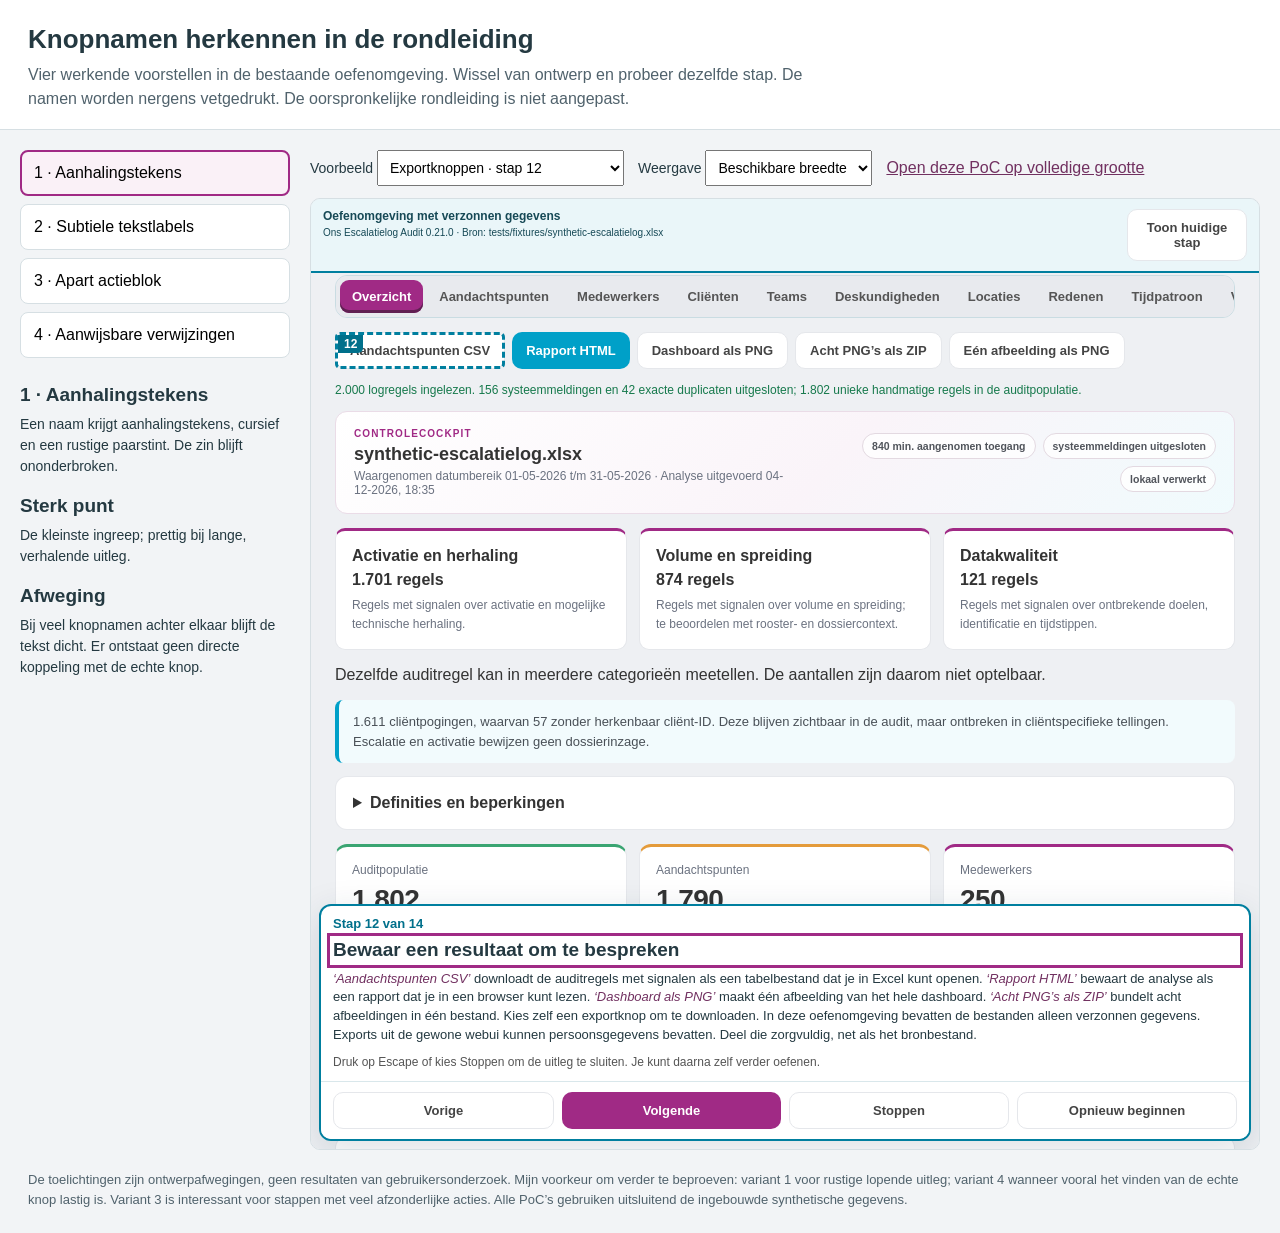
<file: pocs/index.html>
<!doctype html><html lang="nl"><head><meta charset="utf-8"><meta name="viewport" content="width=device-width, initial-scale=1"><title>Knopnamen in de rondleiding — vier PoC’s</title><style>
:root{font-family:"Segoe UI",Arial,sans-serif;color:#243941;background:#f2f4f6;--p:#a02a85;--line:#d6dfe3}*{box-sizing:border-box}body{margin:0}header{padding:24px 28px 18px;background:white;border-bottom:1px solid var(--line)}h1{font-size:26px;margin:0 0 8px}header p{max-width:88ch;margin:0;line-height:1.5;color:#50626c}.layout{display:grid;grid-template-columns:270px minmax(0,1fr);gap:20px;padding:20px}aside button{width:100%;text-align:left;padding:13px;margin-bottom:8px;border:1px solid var(--line);border-radius:8px;background:#fff;font:inherit;cursor:pointer}aside button[aria-pressed=true]{border:2px solid var(--p);padding:12px;background:#faf1f7}button:focus-visible,a:focus-visible,select:focus-visible{outline:3px solid #007f9f;outline-offset:3px}h2{font-size:19px;margin:18px 0 8px}aside p{font-size:14px;line-height:1.5;margin:8px 0}.tradeoff{border-top:1px solid var(--line);padding-top:10px}.controls{display:flex;gap:14px;flex-wrap:wrap;align-items:center;margin-bottom:12px}select{padding:8px;font:inherit;max-width:100%}a{color:#713060}.preview{width:100%;overflow:auto;background:#e4e9ed;border:1px solid var(--line);border-radius:10px;padding:0}iframe{display:block;border:0;width:100%;height:950px;background:#edf0f4}iframe.mobile{width:375px;height:730px;max-width:100%;margin:auto}footer{padding:0 28px 24px;font-size:13px;color:#50626c;line-height:1.5}#detail{min-height:390px}label{font-size:14px}@media(max-width:850px){.layout{grid-template-columns:1fr;padding:12px}aside .choices{display:grid;grid-template-columns:1fr 1fr;gap:8px}aside button{margin:0}#detail{min-height:0}header{padding:18px}h1{font-size:22px}}@media(prefers-color-scheme:dark){:root{background:#182329;color:#edf2f4;--line:#4a5b64}header,aside button{background:#24343e;color:#edf2f4}header p,footer{color:#bdcbd1}aside button[aria-pressed=true]{background:#3a2937}a{color:#f0addd}}
</style></head><body><header><h1>Knopnamen herkennen in de rondleiding</h1><p>Vier werkende voorstellen in de bestaande oefenomgeving. Wissel van ontwerp en probeer dezelfde stap. De namen worden nergens vetgedrukt. De oorspronkelijke rondleiding is niet aangepast.</p></header><div class="layout"><aside><div class="choices" id="choices"></div><section id="detail" aria-live="polite"></section></aside><main><div class="controls"><label>Voorbeeld <select id="step"><option value="12">Exportknoppen · stap 12</option><option value="3">Bronregels openen · stap 3</option><option value="11">Instellingen toepassen · stap 11</option><option value="13">Eén afbeelding bewaren · stap 13</option><option value="14">Zelf oefenen · stap 14</option></select></label><label>Weergave <select id="size"><option value="full">Beschikbare breedte</option><option value="mobile">Mobiel · 375 pixels</option></select></label><a id="open" target="_blank" rel="noopener">Open deze PoC op volledige grootte</a></div><div class="preview"><iframe id="preview" title="Werkende rondleiding met de gekozen nadruk op knopnamen"></iframe></div></main></div><footer>De toelichtingen zijn ontwerpafwegingen, geen resultaten van gebruikersonderzoek. Mijn voorkeur om verder te beproeven: variant 1 voor rustige lopende uitleg; variant 4 wanneer vooral het vinden van de echte knop lastig is. Variant 3 is interessant voor stappen met veel afzonderlijke acties. Alle PoC’s gebruiken uitsluitend de ingebouwde synthetische gegevens.</footer><script>
const options=[{"name": "1 · Aanhalingstekens", "summary": "Een naam krijgt aanhalingstekens, cursief en een rustige paarstint. De zin blijft ononderbroken.", "plus": "De kleinste ingreep; prettig bij lange, verhalende uitleg.", "minus": "Bij veel knopnamen achter elkaar blijft de tekst dicht. Er ontstaat geen directe koppeling met de echte knop."}, {"name": "2 · Subtiele tekstlabels", "summary": "Een zachte achtergrond en dunne onderrand maken knopnamen herkenbaar als vaste termen.", "plus": "Namen zijn snel terug te vinden zonder extra regels of grotere letters.", "minus": "Kan op een knop lijken, terwijl het label zelf niets doet. Lange namen lopen over meerdere regels."}, {"name": "3 · Apart actieblok", "summary": "Uitleg en bediening krijgen ieder een eigen plek. Zinnen over knoppen staan onder “Wat je hier kunt doen”.", "plus": "Geschikt voor een stap met meerdere acties, zoals de vier exportmogelijkheden.", "minus": "Gebruikt meer verticale ruimte en onderbreekt de lopende uitleg. De volgorde van zinnen wordt aangepast."}, {"name": "4 · Aanwijsbare verwijzingen", "summary": "Onderstreepte namen zijn bedienbaar. Klik erop om de bijbehorende echte knop in beeld te brengen en te omlijnen.", "plus": "Verbindt de uitleg rechtstreeks met de plek waar je iets kunt doen. De knopactie wordt niet uitgevoerd.", "minus": "Voegt een extra bediening toe. Minder geschikt voor knoppen die in de huidige stap gesloten of uitgeschakeld zijn."}];let selected=1;const choices=document.querySelector('#choices'),detail=document.querySelector('#detail'),frame=document.querySelector('#preview'),step=document.querySelector('#step'),size=document.querySelector('#size');
function show(){choices.querySelectorAll('button').forEach((b,i)=>b.setAttribute('aria-pressed',String(i+1===selected)));const o=options[selected-1];detail.replaceChildren();for(const [tag,text] of [['h2',o.name],['p',o.summary],['h2','Sterk punt'],['p',o.plus],['h2','Afweging'],['p',o.minus]]){const el=document.createElement(tag);el.textContent=text;detail.append(el);}frame.src='variant-'+selected+'.html?step='+step.value;document.querySelector('#open').href=frame.src;frame.classList.toggle('mobile',size.value==='mobile');}
options.forEach((o,i)=>{const b=document.createElement('button');b.type='button';b.textContent=o.name;b.addEventListener('click',()=>{selected=i+1;show();});choices.append(b);});step.addEventListener('change',show);size.addEventListener('change',()=>frame.classList.toggle('mobile',size.value==='mobile'));show();
</script></body></html>
</file>
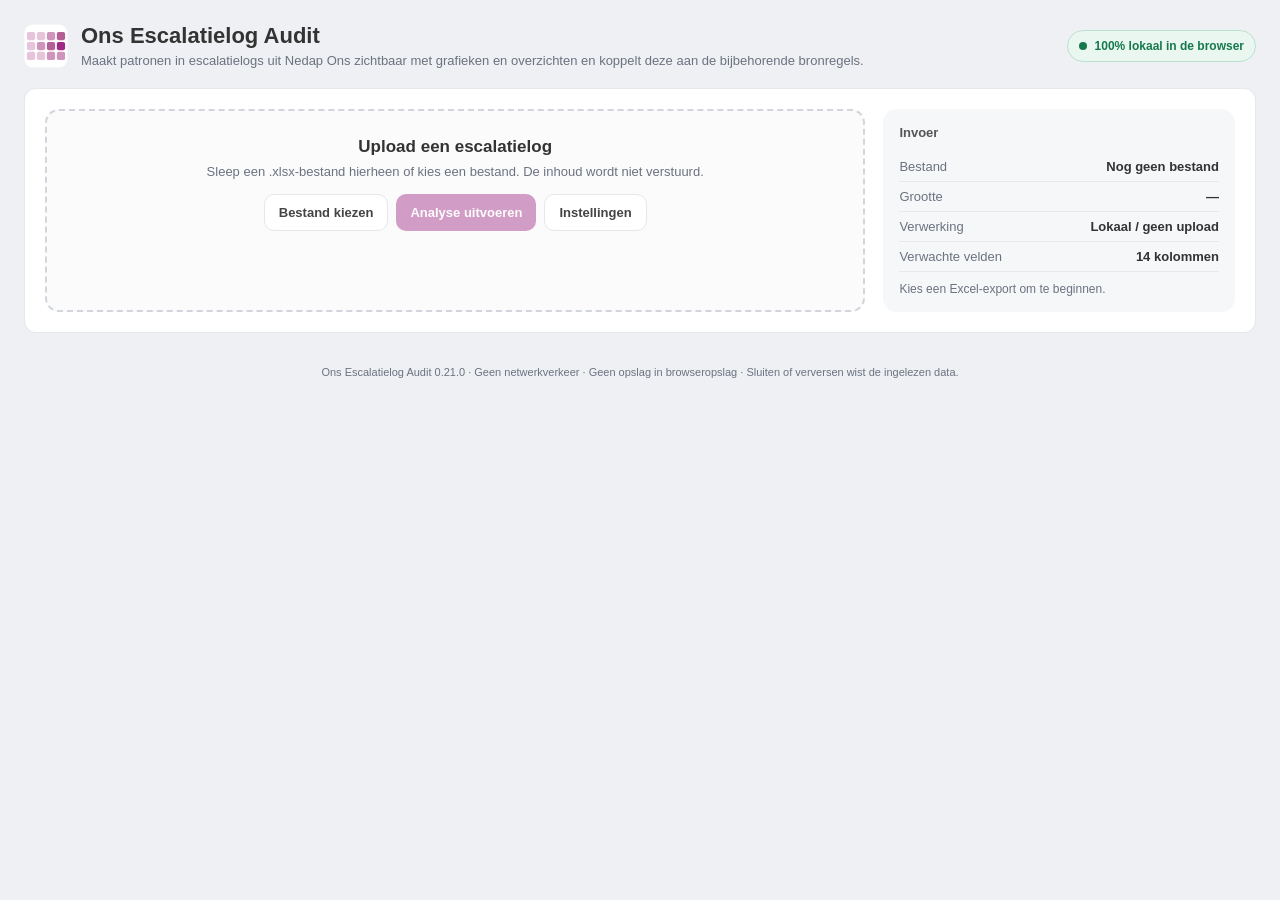
<file: escalatielog-audit-webui.html>
<!DOCTYPE html>
<html lang="nl">
  <head>
    <meta charset="utf-8">
    <meta name="viewport" content="width=device-width,initial-scale=1">
    <meta http-equiv="Content-Security-Policy"
          content="default-src 'none'; style-src 'unsafe-inline'; script-src 'unsafe-inline'; img-src data:; connect-src 'none'; font-src 'none'; object-src 'none'; base-uri 'none'; form-action 'none'">
    <title>Ons Escalatielog Audit</title>
    <link rel="icon"
          type="image/png"
          sizes="32x32"
          href="[data-uri]">
    <link rel="icon"
          type="image/svg+xml"
          sizes="any"
          href="data:image/svg+xml,%3Csvg%20xmlns%3D%22http%3A%2F%2Fwww.w3.org%2F2000%2Fsvg%22%20width%3D%22512%22%20height%3D%22512%22%20viewBox%3D%220%200%2064%2064%22%3E%3Crect%20x%3D%220.25%22%20y%3D%220.25%22%20width%3D%2263.5%22%20height%3D%2263.5%22%20rx%3D%2212.8%22%20fill%3D%22%23fff%22%20stroke%3D%22%23E5E7EB%22%20stroke-width%3D%220.5%22%2F%3E%3Crect%20x%3D%229%22%20y%3D%229%22%20width%3D%2222%22%20height%3D%2222%22%20rx%3D%225%22%20fill%3D%22%23e6c4da%22%2F%3E%3Crect%20x%3D%2235%22%20y%3D%229%22%20width%3D%2222%22%20height%3D%2222%22%20rx%3D%225%22%20fill%3D%22%23cf94bb%22%2F%3E%3Crect%20x%3D%229%22%20y%3D%2235%22%20width%3D%2222%22%20height%3D%2222%22%20rx%3D%225%22%20fill%3D%22%23e6c4da%22%2F%3E%3Crect%20x%3D%2235%22%20y%3D%2235%22%20width%3D%2222%22%20height%3D%2222%22%20rx%3D%225%22%20fill%3D%22%23b45f96%22%2F%3E%3C%2Fsvg%3E">
    <style>
:root{
  --primary:#A02A85;--primary-dark:#7f1f69;--secondary:#00A0C8;--secondary-dark:#007f9f;
  --ink:#333;--muted:#6b7280;--line:#e5e7eb;--surface:#fff;--soft:#f6f7f9;--soft2:#f2f2f2;
  --ok:#16794c;--ok-bg:#eaf7f0;--warn:#a15c00;--warn-bg:#fff4e5;--danger:#b42318;--danger-bg:#fef0ef;
  --shadow:0 8px 30px rgba(31,41,55,.08);--radius:16px;
}
*{box-sizing:border-box}html{background:#eef0f3;color:var(--ink);font-family:Inter,ui-sans-serif,system-ui,-apple-system,BlinkMacSystemFont,"Segoe UI",sans-serif}body{margin:0;min-height:100vh}
button,input,select{font:inherit}button{cursor:pointer}.app{max-width:1480px;margin:0 auto;padding:24px}.topbar{display:flex;align-items:center;justify-content:space-between;gap:16px;margin-bottom:20px}.brand{display:flex;align-items:center;gap:13px}.brand-mark{width:44px;height:44px;flex:none;display:block}.brand h1{font-size:22px;line-height:1.1;margin:0}.brand p{margin:4px 0 0;color:var(--muted);font-size:13px}.privacy{display:flex;align-items:center;gap:8px;border:1px solid #b9e2cf;background:var(--ok-bg);color:var(--ok);padding:8px 11px;border-radius:999px;font-size:12px;font-weight:700}.dot{width:8px;height:8px;border-radius:999px;background:currentColor}
.card{background:var(--surface);border:1px solid rgba(229,231,235,.95);border-radius:var(--radius);box-shadow:var(--shadow)}.upload-card{padding:20px;margin-bottom:18px}.upload-grid{display:grid;grid-template-columns:minmax(0,1.4fr) minmax(300px,.6fr);gap:18px}.dropzone{border:2px dashed #d2d6dc;border-radius:14px;padding:26px;text-align:center;background:#fbfbfc;transition:.18s}.dropzone.drag{border-color:var(--secondary);background:#f0fbfe}.dropzone strong{display:block;font-size:17px;margin-bottom:5px}.dropzone span{color:var(--muted);font-size:13px}.drop-actions{margin-top:14px;display:flex;justify-content:center;gap:8px;flex-wrap:wrap}.btn{border:0;border-radius:10px;padding:10px 14px;font-weight:700;font-size:13px;display:inline-flex;align-items:center;gap:7px;justify-content:center}.btn.primary{background:var(--primary);color:#fff}.btn.primary:hover{background:var(--primary-dark)}.btn.secondary{background:var(--secondary);color:#fff}.btn.secondary:hover{background:var(--secondary-dark)}.btn.ghost{background:#fff;border:1px solid var(--line);color:#444}.btn:disabled{opacity:.45;cursor:not-allowed}.file-info{padding:16px;background:var(--soft);border-radius:14px;min-height:150px}.file-info h3{font-size:13px;margin:0 0 12px;color:#555;text-transform:uppercase;letter-spacing:.06em}.meta-row{display:flex;justify-content:space-between;gap:12px;padding:7px 0;border-bottom:1px solid #e7e9ec;font-size:13px}.meta-row:last-child{border:0}.meta-row span:first-child{color:var(--muted)}.status{margin-top:10px;font-size:12px;color:var(--muted)}.status.error{color:var(--danger);white-space:pre-line;overflow-wrap:anywhere}.status.ok{color:var(--ok)}
.workspace{display:none}.workspace.show{display:block}.toolbar{display:flex;align-items:center;justify-content:space-between;gap:12px;margin:0 0 14px}.tabs{display:flex;gap:4px;overflow:auto;padding:4px;background:#e8eaee;border-radius:12px}.tab{white-space:nowrap;border:0;background:transparent;color:#555;padding:9px 12px;border-radius:9px;font-size:12.5px;font-weight:700}.tab.active{background:#fff;color:var(--primary);box-shadow:0 1px 6px rgba(31,41,55,.1)}.export-actions{display:flex;gap:7px;flex-wrap:wrap}.view{display:none}.view.active{display:block}.kpis{display:grid;grid-template-columns:repeat(5,minmax(0,1fr));gap:12px;margin-bottom:14px}.kpi{padding:16px}.kpi .label{font-size:12px;color:var(--muted);margin-bottom:7px}.kpi .value{font-size:28px;font-weight:800;letter-spacing:-.02em}.kpi .hint{font-size:11px;color:var(--muted);margin-top:5px}.kpi.accent{border-top:3px solid var(--primary)}.kpi.info{border-top:3px solid var(--secondary)}.kpi.warn{border-top:3px solid #e49b3a}.kpi.ok{border-top:3px solid #3aa572}
.grid-2{display:grid;grid-template-columns:1fr 1fr;gap:14px}.grid-3{display:grid;grid-template-columns:repeat(3,1fr);gap:14px}.section-card{padding:17px;margin-bottom:14px}.section-head{display:flex;align-items:flex-start;justify-content:space-between;gap:14px;margin-bottom:14px}.section-head h2,.section-head h3{margin:0;font-size:16px}.section-head p{margin:5px 0 0;color:var(--muted);font-size:12px;line-height:1.45}.badge{font-size:11px;font-weight:700;padding:5px 8px;border-radius:999px;background:var(--soft2);color:#555}.badge.system{background:#edf4f7;color:#496b78}.badge.warn{background:var(--warn-bg);color:var(--warn)}
.bar-list{display:grid;gap:9px}.bar-row{display:grid;grid-template-columns:minmax(120px,1fr) 2fr 52px;gap:10px;align-items:center;font-size:12px}.bar-label{white-space:nowrap;overflow:hidden;text-overflow:ellipsis}.bar-track{height:10px;background:#f0f1f3;border-radius:999px;overflow:hidden}.bar-fill{height:100%;border-radius:999px;background:linear-gradient(90deg,var(--primary),#c553ae)}.bar-list.secondary .bar-fill{background:linear-gradient(90deg,var(--secondary),#51c0dc)}.bar-value{text-align:right;font-variant-numeric:tabular-nums;font-weight:700}.signal-grid{display:grid;grid-template-columns:repeat(2,1fr);gap:8px}.signal{border:1px solid var(--line);border-radius:12px;padding:11px}.signal-top{display:flex;justify-content:space-between;gap:10px}.signal-name{font-size:11px;font-weight:800;line-height:1.25}.signal-count{font-weight:800}.signal-desc{color:var(--muted);font-size:11px;margin-top:5px;line-height:1.35}
.table-card{overflow:hidden}.table-toolbar{display:flex;align-items:center;gap:8px;flex-wrap:wrap;padding:14px 14px 10px}.field{border:1px solid #dfe2e6;background:#fff;border-radius:9px;padding:9px 10px;font-size:12px;color:#333;min-width:180px}.field:focus{outline:2px solid rgba(0,160,200,.17);border-color:var(--secondary)}.table-wrap{overflow:auto;max-height:680px;border-top:1px solid var(--line)}table{width:100%;border-collapse:separate;border-spacing:0;font-size:11.5px}th,td{padding:9px 10px;text-align:left;border-bottom:1px solid #edf0f2;vertical-align:top;white-space:nowrap}th{position:sticky;top:0;background:#f7f8fa;color:#4b5563;z-index:2;font-size:10.5px;text-transform:uppercase;letter-spacing:.035em;cursor:pointer}tbody tr:hover{background:#fbf7fa}td.wrap{white-space:normal;min-width:220px;max-width:420px}.pill{display:inline-block;padding:4px 7px;border-radius:999px;background:#f0f2f5;margin:0 3px 3px 0;font-size:10px;font-weight:700}.pill.alert{background:var(--warn-bg);color:#8d5300}.pill.danger{background:var(--danger-bg);color:var(--danger)}.empty{padding:40px;text-align:center;color:var(--muted)}.count-label{font-size:12px;color:var(--muted);margin-left:auto}
.settings-head>div:first-child{flex:1 1 auto;min-width:0}.settings-actions{display:flex;flex-wrap:wrap;align-items:center;justify-content:flex-end;gap:8px;flex:0 0 auto}.settings-actions .btn{white-space:nowrap}.settings-actions .btn.primary{border:1px solid transparent}
.settings-grid{display:grid;grid-template-columns:repeat(3,1fr);gap:12px}.setting{border:1px solid var(--line);border-radius:12px;padding:13px}.setting label{display:block;font-weight:750;font-size:12px;margin-bottom:5px}.setting p{font-size:11px;color:var(--muted);margin:0 0 10px;line-height:1.4}.setting input[type=number]{width:100%;border:1px solid #dfe2e6;border-radius:8px;padding:8px}.switch-row{display:flex;align-items:center;justify-content:space-between;gap:10px}.switch{appearance:none;width:38px;height:22px;background:#d4d7dc;border-radius:999px;position:relative;transition:.18s;flex:none}.switch:before{content:"";position:absolute;width:16px;height:16px;left:3px;top:3px;background:#fff;border-radius:50%;box-shadow:0 1px 3px rgba(0,0,0,.2);transition:.18s}.switch:checked{background:var(--primary)}.switch:checked:before{transform:translateX(16px)}.notice{border-left:4px solid var(--secondary);background:#f2fbfd;padding:12px 14px;border-radius:8px;font-size:12px;line-height:1.5;color:#495057}.notice.warn{border-left-color:#e49b3a;background:var(--warn-bg)}.peer-ratio-guidance p{margin:0 0 7px}.peer-ratio-guidance p:last-of-type{margin-bottom:0}.peer-ratio-guidance ul{margin:5px 0 8px;padding-left:20px}.peer-ratio-guidance li{margin:2px 0}.peer-ratio-method{margin-top:9px;padding-top:8px;border-top:1px solid rgba(0,127,159,.18)}.peer-ratio-method summary{font-weight:750}.peer-ratio-table-wrap{overflow-x:auto;margin-top:7px}.peer-ratio-guidance table{width:100%;font-size:11px;white-space:normal}.peer-ratio-guidance th,.peer-ratio-guidance td{white-space:normal;padding:6px 7px}.peer-ratio-guidance th{position:static}.peer-ratio-example{color:var(--muted);font-size:11px;margin-top:8px!important}.sr-only{position:absolute;width:1px;height:1px;padding:0;margin:-1px;overflow:hidden;clip:rect(0,0,0,0);white-space:nowrap;border:0}.loading{display:none;position:fixed;inset:0;background:rgba(245,246,248,.78);backdrop-filter:blur(4px);z-index:50;align-items:center;justify-content:center}.loading.show{display:flex}.loader{background:#fff;border-radius:16px;box-shadow:var(--shadow);padding:22px 26px;min-width:280px;text-align:center}.spinner{width:34px;height:34px;border:4px solid #eee;border-top-color:var(--primary);border-radius:50%;animation:spin 1s linear infinite;margin:0 auto 12px}@keyframes spin{to{transform:rotate(360deg)}}.footer-note{font-size:11px;color:var(--muted);text-align:center;padding:15px}

/* Visual audit cockpit */
.analysis-banner{display:flex;align-items:center;justify-content:space-between;gap:18px;padding:16px 18px;margin-bottom:14px;background:linear-gradient(135deg,#fff 0%,#faf4f9 55%,#f0fbfd 100%);border:1px solid #eadce7;border-radius:var(--radius);box-shadow:var(--shadow)}
.analysis-banner .eyebrow{font-size:10px;font-weight:900;letter-spacing:.11em;text-transform:uppercase;color:var(--primary);margin-bottom:5px}.analysis-banner h2{margin:0;font-size:18px}.analysis-banner p{margin:4px 0 0;font-size:12px;color:var(--muted)}.analysis-meta{display:flex;gap:7px;flex-wrap:wrap;justify-content:flex-end}.meta-chip{font-size:10.5px;font-weight:750;padding:6px 9px;border-radius:999px;border:1px solid #e3d9e1;background:rgba(255,255,255,.82);color:#50545b;white-space:nowrap}
.kpis.visual{grid-template-columns:repeat(6,minmax(0,1fr))}.kpi .trend{font-size:10px;margin-top:7px;font-weight:750}.trend.good{color:var(--ok)}.trend.warn{color:var(--warn)}.trend.info{color:var(--secondary-dark)}
.cockpit-grid{display:grid;grid-template-columns:1.2fr .8fr;gap:14px;margin-bottom:14px}.audit-flow{display:grid;grid-template-columns:repeat(5,1fr);gap:0;align-items:stretch}.flow-step{position:relative;padding:14px 14px 13px;border:1px solid var(--line);background:#fff}.flow-step:first-child{border-radius:12px 0 0 12px}.flow-step:last-child{border-radius:0 12px 12px 0}.flow-step:not(:last-child){border-right:0}.flow-step:not(:last-child):after{content:'›';position:absolute;right:-9px;top:50%;transform:translateY(-50%);z-index:2;width:18px;height:18px;border-radius:50%;background:#fff;border:1px solid var(--line);display:grid;place-items:center;color:#8a8f98;font-weight:900}.flow-step .flow-label{font-size:10px;color:var(--muted);text-transform:uppercase;letter-spacing:.05em;font-weight:800}.flow-step .flow-value{font-size:24px;font-weight:850;margin-top:4px}.flow-step .flow-sub{font-size:10px;color:var(--muted);margin-top:3px}.flow-step.system .flow-value{color:#56727e}.flow-step.audit .flow-value{color:var(--ok)}.flow-step.attention .flow-value{color:var(--warn)}
.metric-donuts{display:grid;grid-template-columns:repeat(2,1fr);gap:12px}.donut-card{border:1px solid var(--line);border-radius:13px;padding:13px;display:flex;align-items:center;gap:13px;min-height:105px;background:#fff}.donut{--p:0;--ring:var(--primary);width:76px;height:76px;border-radius:50%;background:conic-gradient(var(--ring) calc(var(--p)*1%),#edf0f3 0);position:relative;flex:none}.donut:after{content:'';position:absolute;inset:9px;border-radius:50%;background:#fff}.donut-center{position:absolute;inset:0;display:grid;place-items:center;z-index:2;font-size:15px;font-weight:850}.donut-copy strong{display:block;font-size:12px}.donut-copy span{display:block;color:var(--muted);font-size:10.5px;line-height:1.35;margin-top:4px}
.visual-grid{display:grid;grid-template-columns:1fr 1fr;gap:14px}.chart-wide{grid-column:1/-1}.chart-card{padding:17px;min-width:0}.chart-note{font-size:10.5px;color:var(--muted);margin-top:10px}
.signal-bars{display:grid;gap:10px}.signal-bar-row{display:grid;grid-template-columns:minmax(150px,1fr) 2fr 55px;gap:10px;align-items:center}.signal-bar-name{font-size:11px;font-weight:750;overflow:hidden;text-overflow:ellipsis;white-space:nowrap}.signal-bar-track{height:12px;border-radius:999px;background:#eff1f4;overflow:hidden}.signal-bar-fill{height:100%;border-radius:999px;background:linear-gradient(90deg,var(--primary),#c859ae)}.signal-bar-fill.access{background:linear-gradient(90deg,#A02A85,#cb65b5)}.signal-bar-fill.scope{background:linear-gradient(90deg,#00A0C8,#62cbe1)}.signal-bar-fill.time{background:linear-gradient(90deg,#d88716,#f0b554)}.signal-bar-fill.data{background:linear-gradient(90deg,#667085,#98a2b3)}.signal-bar-value{text-align:right;font-size:11px;font-weight:850}
.heatmap-wrap{overflow:auto}.heatmap{display:grid;grid-template-columns:72px repeat(24,minmax(24px,1fr));gap:3px;min-width:760px;align-items:center}.heat-label{font-size:10px;color:var(--muted);font-weight:750}.heat-hour{text-align:center;font-size:9px;color:#8a9099}.heat-cell{height:25px;border-radius:5px;background:#f1f2f4;display:grid;place-items:center;font-size:8px;color:transparent;transition:.15s}.heat-cell:hover{outline:2px solid rgba(160,42,133,.22);color:#333;z-index:1}.heat-cell.l1{background:#f7eaf4}.heat-cell.l2{background:#edd0e7}.heat-cell.l3{background:#dca2d1}.heat-cell.l4{background:#c867b2;color:#fff}.heat-cell.l5{background:#9d2f84;color:#fff}
.scatter{position:relative;height:290px;margin:8px 6px 30px 34px;border-left:1px solid #cfd3d8;border-bottom:1px solid #cfd3d8;background:linear-gradient(to right,transparent 24.8%,#f1f2f4 25%,transparent 25.2%,transparent 49.8%,#f1f2f4 50%,transparent 50.2%,transparent 74.8%,#f1f2f4 75%,transparent 75.2%),linear-gradient(to top,transparent 24.8%,#f1f2f4 25%,transparent 25.2%,transparent 49.8%,#f1f2f4 50%,transparent 50.2%,transparent 74.8%,#f1f2f4 75%,transparent 75.2%)}.scatter-dot{position:absolute;width:10px;height:10px;border-radius:50%;background:var(--primary);transform:translate(-50%,50%);box-shadow:0 0 0 3px rgba(160,42,133,.12);cursor:help}.scatter-dot.attn{background:var(--warn);box-shadow:0 0 0 3px rgba(228,155,58,.15)}.scatter-x,.scatter-y{position:absolute;font-size:9px;color:var(--muted)}.scatter-x{bottom:-23px;left:50%;transform:translateX(-50%)}.scatter-y{left:-32px;top:50%;transform:rotate(-90deg) translateX(-50%);transform-origin:left top;white-space:nowrap}
.priority-strip{display:grid;grid-template-columns:repeat(3,1fr);gap:9px}.priority-box{border-radius:12px;padding:13px;border:1px solid var(--line)}.priority-box strong{font-size:22px;display:block}.priority-box span{font-size:10.5px;color:var(--muted)}.priority-box.high{background:#fff5f3;border-color:#ffd5cf}.priority-box.medium{background:#fff9ed;border-color:#f7e3b9}.priority-box.basic{background:#f5f8fb;border-color:#dde6ee}.priority-box.high strong{color:var(--danger)}.priority-box.medium strong{color:var(--warn)}.priority-box.basic strong{color:#526777}
.quick-links{display:flex;gap:8px;flex-wrap:wrap}.quick-link{border:1px solid var(--line);background:#fff;color:#4b5057;border-radius:9px;padding:7px 10px;font-size:10.5px;font-weight:750;cursor:pointer}.quick-link:hover{border-color:#d5a9ca;color:var(--primary)}
.pill.access{background:#f8e8f4;color:#8b246f}.pill.scope{background:#e8f8fc;color:#007f9f}.pill.time{background:#fff4e5;color:#9a5b00}.pill.data{background:#eff1f4;color:#5e6671}.pill.high{background:#fef0ef;color:var(--danger)}.pill.medium{background:#fff4e5;color:var(--warn)}.pill.basic{background:#edf4f7;color:#496b78}
.table-wrap.audit-table tbody tr.priority-high{background:#fffaf9}.table-wrap.audit-table tbody tr.priority-high:hover{background:#fff3f0}.table-wrap.audit-table tbody tr.priority-medium:hover{background:#fffcf5}
.audit-callout{display:grid;grid-template-columns:auto 1fr;gap:12px;align-items:start;background:#f7fbfc;border:1px solid #d7edf2;border-radius:12px;padding:13px}.audit-icon{width:32px;height:32px;border-radius:10px;background:#e8f8fc;color:#007f9f;display:grid;place-items:center;font-weight:900}.audit-callout strong{font-size:12px}.audit-callout p{margin:3px 0 0;color:var(--muted);font-size:11px;line-height:1.45}

/* Drill-down to source rows */
.table-wrap.drillable tbody tr{cursor:pointer}.table-wrap.drillable tbody tr td{transition:background .12s,color .12s}.table-wrap.drillable tbody tr:hover td{background:#f7fbfc}.table-wrap.drillable tbody tr:hover td:first-child{box-shadow:inset 3px 0 0 var(--secondary)}
.drill-hint{display:inline-flex;align-items:center;gap:6px;font-size:10.5px;color:#58717b;background:#edf8fb;border:1px solid #d4edf3;padding:6px 9px;border-radius:999px;font-weight:750}.drill-hint:before{content:'↗';font-size:12px;font-weight:900}
.drill-overlay{display:none;position:fixed;inset:0;z-index:80;background:rgba(24,31,40,.58);backdrop-filter:blur(3px);padding:24px}.drill-overlay.show{display:flex;align-items:center;justify-content:center}.drill-panel{width:min(1500px,96vw);height:min(860px,92vh);background:#fff;border-radius:18px;box-shadow:0 28px 80px rgba(0,0,0,.25);display:flex;flex-direction:column;overflow:hidden}.drill-header{display:flex;align-items:flex-start;justify-content:space-between;gap:18px;padding:18px 20px 15px;border-bottom:1px solid var(--line);background:linear-gradient(135deg,#fff,#faf4f9 65%,#f0fbfd)}.drill-eyebrow{font-size:10px;text-transform:uppercase;letter-spacing:.1em;font-weight:900;color:var(--primary);margin-bottom:4px}.drill-header h2{margin:0;font-size:18px}.drill-header p{margin:5px 0 0;color:var(--muted);font-size:11.5px;line-height:1.45}.drill-actions{display:flex;gap:8px;flex-wrap:wrap;justify-content:flex-end}.drill-summary{display:flex;align-items:center;gap:8px;flex-wrap:wrap;padding:10px 20px;border-bottom:1px solid var(--line);background:#fbfcfd}.drill-chip{padding:6px 9px;border-radius:999px;background:#f0f2f5;color:#505862;font-size:10.5px;font-weight:750}.drill-chip.audit{background:var(--ok-bg);color:var(--ok)}.drill-chip.system{background:#edf4f7;color:#496b78}.drill-body{flex:1;min-height:0;overflow:auto}.drill-body table{font-size:11px}.drill-body th{top:var(--drill-filter-offset,0px);z-index:3}.drill-body td:first-child,.drill-body th:first-child{position:sticky;left:0;z-index:2;background:#fff;box-shadow:1px 0 0 #edf0f2}.drill-body th:first-child{z-index:4;background:#f7f8fa}.source-row-number{font-weight:850;color:var(--primary)}.drill-empty{padding:46px;text-align:center;color:var(--muted)}

/* Audit deep dive */
.review-route{display:grid;grid-template-columns:repeat(3,1fr);gap:10px;margin-top:12px}.review-step{border:1px solid var(--line);background:#fff;border-radius:12px;padding:12px;position:relative}.review-step .n{width:24px;height:24px;border-radius:50%;background:#edf8fb;color:var(--secondary-dark);display:grid;place-items:center;font-weight:900;font-size:11px;margin-bottom:8px}.review-step strong{display:block;font-size:11.5px}.review-step span{display:block;color:var(--muted);font-size:10.5px;line-height:1.4;margin-top:4px}.review-step:not(:last-child):after{content:'›';position:absolute;right:-9px;top:50%;transform:translateY(-50%);z-index:2;width:18px;height:18px;border-radius:50%;background:#fff;border:1px solid var(--line);display:grid;place-items:center;color:#8a8f98;font-weight:900}
.analysis-tabs{display:flex;gap:7px;flex-wrap:wrap;margin-bottom:12px}.subtab{border:1px solid var(--line);background:#fff;color:#555;border-radius:9px;padding:8px 11px;font-size:11px;font-weight:750}.subtab.active{border-color:#d9aacd;background:#fbf3f9;color:var(--primary)}.analysis-pane{display:none}.analysis-pane.active{display:block}
.logic-grid{display:grid;grid-template-columns:repeat(4,1fr);gap:10px;margin-bottom:14px}.logic-stat{border:1px solid var(--line);border-radius:12px;padding:13px;background:#fff}.logic-stat .label{font-size:10px;text-transform:uppercase;letter-spacing:.04em;color:var(--muted);font-weight:800}.logic-stat strong{font-size:23px;display:block;margin-top:5px}.logic-stat small{color:var(--muted);font-size:10px;line-height:1.35;display:block;margin-top:3px}.logic-stat.warn{background:#fffaf1;border-color:#f0dfba}.logic-stat.good{background:#f3fbf7;border-color:#cfeadd}
.context-badge{display:inline-flex;align-items:center;gap:5px;border-radius:999px;padding:5px 8px;font-size:10px;font-weight:800;background:#eef4f7;color:#526777}.context-badge:before{content:'↳'}
.filter-group{display:flex;gap:7px;flex-wrap:wrap}.field.compact{min-width:150px;max-width:240px}
.drill-review{padding:10px 20px 12px;border-bottom:1px solid var(--line);background:#f8fbfc}.drill-review strong{font-size:10.5px;text-transform:uppercase;letter-spacing:.05em;color:#58717b}.drill-review .review-route{margin-top:8px}.drill-review .review-step{padding:9px}.drill-review .review-step .n{width:20px;height:20px;margin-bottom:5px;font-size:9px}.drill-review .review-step strong{font-size:10.5px}.drill-review .review-step span{font-size:9.5px}
@media(max-width:1050px){.logic-grid{grid-template-columns:repeat(2,1fr)}.review-route{grid-template-columns:1fr}.review-step:not(:last-child):after{display:none}}
@media(max-width:680px){.logic-grid{grid-template-columns:1fr}.drill-review{padding:9px 14px}}

@media(max-width:1050px){.kpis,.kpis.visual{grid-template-columns:repeat(3,1fr)}.cockpit-grid,.visual-grid{grid-template-columns:1fr}.audit-flow{grid-template-columns:repeat(2,1fr);gap:8px}.flow-step,.flow-step:first-child,.flow-step:last-child{border:1px solid var(--line);border-radius:12px}.flow-step:not(:last-child):after{display:none}.grid-2,.grid-3{grid-template-columns:1fr}.settings-grid{grid-template-columns:repeat(2,1fr)}.upload-grid{grid-template-columns:1fr}.toolbar{align-items:flex-start;flex-direction:column}.export-actions{width:100%}.settings-head{flex-direction:column;align-items:stretch}.settings-actions{justify-content:flex-start}}
@media(max-width:680px){.app{padding:14px}.analysis-banner{align-items:flex-start;flex-direction:column}.analysis-meta{justify-content:flex-start}.kpis.visual{grid-template-columns:1fr 1fr}.audit-flow{grid-template-columns:1fr}.metric-donuts{grid-template-columns:1fr}.priority-strip{grid-template-columns:1fr}.signal-bar-row{grid-template-columns:minmax(110px,1fr) 1.2fr 45px}.topbar{align-items:flex-start}.privacy{display:none}.kpis{grid-template-columns:1fr 1fr}.settings-grid{grid-template-columns:1fr}.signal-grid{grid-template-columns:1fr}.bar-row{grid-template-columns:minmax(90px,1fr) 1.3fr 42px}.export-actions .btn{flex:1}.settings-actions .btn{flex:1 1 auto}.brand p{display:none}}
@media(max-width:680px){.drill-overlay{padding:0}.drill-panel{width:100vw;height:100vh;border-radius:0}.drill-header{padding:14px;flex-direction:column}.drill-actions{width:100%;justify-content:flex-start}.drill-summary{padding:9px 14px}}
@media print{body{background:#fff}.upload-card,.toolbar,.export-actions,.footer-note,.visual-export-panel{display:none!important}.app{max-width:none;padding:0}.card{box-shadow:none}.view{display:block!important;page-break-before:always}.view:first-of-type{page-break-before:auto}.table-wrap{max-height:none;overflow:visible}th{position:static}.settings-grid{grid-template-columns:repeat(3,1fr)}}

.drill-filters{display:flex;align-items:center;gap:8px;flex-wrap:wrap;position:sticky;top:0;z-index:5;background:#fff;padding:10px 20px;border-bottom:1px solid var(--line)}.drill-filters .drill-search{margin:0;width:auto;flex:1 1 210px}.drill-filters .field{min-width:0}.drill-filters .column-filter{flex:1 1 150px}.drill-filters .drill-count{white-space:nowrap}.more-rows td{padding:0}.more-rows-btn,.drill-more{display:inline-flex;align-items:center;justify-content:center;gap:7px;margin:10px auto;padding:10px 14px;font-weight:700;font-size:13px;border:1px solid var(--line);border-radius:10px;background:#fff;color:#444;cursor:pointer}.drill-more{display:block;text-align:center;border:0;background:none}.drill-more .more-rows-btn{margin:0}
/* 0.6.0: readable controls and drillable summaries */
:root{--shadow:none;--radius:12px}html{font-family:"Segoe UI",Arial,sans-serif}.tabs{max-width:100%;flex-wrap:wrap}.toolbar{align-items:flex-start;flex-direction:column}.tab{font-size:13px}.section-head p,.notice,.chart-note{font-size:13px;line-height:1.5}.file-info h3,th,.flow-step .flow-label{letter-spacing:0;text-transform:none}.review-summary{display:grid;grid-template-columns:repeat(3,minmax(0,1fr));gap:12px;margin-bottom:14px}.review-summary button{text-align:left;background:#fff;border:1px solid var(--line);border-top:3px solid var(--primary);padding:16px;border-radius:10px;color:var(--ink)}.review-summary strong{display:block;font-size:16px;margin-bottom:6px}.review-summary span{font-size:12px;color:var(--muted);line-height:1.5}.clickable{cursor:pointer}.clickable:hover{outline:2px solid var(--secondary);outline-offset:2px}.clickable:focus-visible,button:focus-visible,summary:focus-visible{outline:3px solid var(--secondary-dark);outline-offset:3px}.scatter-dot{border:0;padding:0;cursor:pointer}.scatter-tick{position:absolute;font-size:10px;color:#555}.drill-search{margin:8px 20px;width:calc(100% - 40px)}details p{font-size:13px;line-height:1.5;max-width:100ch}summary{cursor:pointer;font-weight:600}.kpi .hint{font-size:12px}.signal-name{overflow-wrap:anywhere}.meta-row strong{overflow-wrap:anywhere;min-width:0}.drill-summary{flex-shrink:0}.drill-review{display:none}@media(max-width:680px){.review-summary{grid-template-columns:1fr}.tabs{flex-wrap:nowrap;width:100%;}.brand h1{font-size:20px}.app{padding:12px}.drill-header h2{font-size:16px}.drill-panel{height:100dvh}}
    .finding-list{list-style:none;padding:0;margin:14px 0;counter-reset:findings}.finding-item{display:grid;grid-template-columns:34px minmax(0,1fr) auto;gap:12px;padding:15px 0;border-bottom:1px solid var(--line);align-items:start}.finding-rank{font-size:22px;font-weight:800;color:var(--primary)}.finding-item h3{margin:5px 0;font-size:14px;overflow-wrap:anywhere}.finding-item p{margin:4px 0;color:var(--muted);font-size:12px;overflow-wrap:anywhere}.finding-controls{display:flex;gap:8px;align-items:center;flex-wrap:wrap}.finding-controls input{width:80px}.finding-editor{display:grid;gap:9px;margin-top:12px}.finding-editor textarea{font:inherit;width:100%;min-height:100px;padding:10px;border:1px solid var(--line);border-radius:8px;resize:vertical}.finding-editor textarea[readonly]{min-height:180px;background:#f7f8fa}.finding-status{min-height:1.4em;font-size:12px}.finding-item .btn{white-space:normal}@media(max-width:680px){.finding-item{grid-template-columns:26px minmax(0,1fr)}.finding-item>.btn{grid-column:2;justify-self:start}}
    .sort-button{border:0;background:transparent;color:inherit;font:inherit;font-weight:inherit;padding:0;display:flex;align-items:center;gap:7px;text-align:left;min-width:100%}.sort-indicator{font-size:12px}.sort-button:focus-visible,.tab:focus-visible,.subtab:focus-visible{outline:3px solid var(--primary);outline-offset:3px}.action-status{margin:10px 0 14px}.action-status:empty{display:none}.setting input[aria-invalid="true"]{border:2px solid var(--danger,#b42318);outline-offset:2px}.setting-range{font-size:11px;color:var(--muted);margin:5px 0}
    </style>
    <style id="explanationStyles">
.explain{margin:14px;padding:14px 16px;border:1px solid #cfe2e8;border-left:4px solid #007f9f;border-radius:8px;background:#f6fafb;color:#333;font-size:12px;line-height:1.55;min-width:0;overflow-wrap:anywhere}.explain h3{font-size:14px;margin:0 0 8px}.explain p{margin:7px 0;max-width:85ch}.explain-route,.explain-timeline{display:grid;grid-template-columns:repeat(4,minmax(0,1fr));gap:12px;list-style:none;padding:0;margin:12px 0}.explain-route li,.explain-timeline li{border-top:3px solid #007f9f;padding:9px 4px 0;min-width:0}.explain-route strong,.explain-timeline strong{display:block}.explain-timeline time{display:block;font-variant-numeric:tabular-nums}.ratio-scale{position:relative;height:62px;max-width:560px;margin:12px 10px;border-bottom:2px solid #526777}.ratio-scale span{position:absolute;bottom:8px;transform:translateX(-50%);font-size:12px;white-space:nowrap}.ratio-scale span:after{content:'';display:block;position:absolute;left:50%;height:8px;bottom:-10px;border-left:2px solid #526777}.part-whole{display:block;height:9px;border:1px solid #526777;background:#e4eaee;max-width:170px;margin:5px 0}.part-whole i{display:block;height:100%;background:#007f9f}.concentration-value{display:block;min-width:115px;white-space:normal}.concentration-value small{display:block}.window-band{display:flex;justify-content:space-between;gap:12px;border-top:4px solid #007f9f;padding-top:6px;margin:12px 0}.window-band span:last-child{text-align:right}.rep .explain{font-size:11px}.rep .rep{margin:10px 14px}.reason-row td{background:#f6fafb;font-size:10px;padding:5px 7px}.has-reason{break-after:avoid}.r-row span{white-space:normal;overflow-wrap:anywhere}.drill-explanation{max-height:40vh;overflow:auto;flex-shrink:0}.drill-explanation:empty{display:none}@media(max-width:680px){.explain-route,.explain-timeline{grid-template-columns:1fr 1fr}.explain{padding:10px;margin:10px}.ratio-scale{max-width:100%}}@media print{.explain{background:#fff;break-inside:auto}.explain-route,.explain-timeline{break-inside:avoid}.part-whole,.ratio-scale,.window-band{print-color-adjust:exact;-webkit-print-color-adjust:exact}.concentration-value{min-width:0}.rep .rep{margin:8px 4px}.explain-timeline time{font-size:10px}}

.delay-guidance,.night-guidance{padding:12px;min-width:0}.compact-heading{display:flex;align-items:baseline;justify-content:space-between;gap:8px;flex-wrap:wrap}.compact-heading h3,.night-guidance h3{margin:0;font-size:15px}.delay-guidance .setting-line,.night-guidance .setting-line{font-size:12px;margin:0;color:#555}.compact-timeline{display:grid;grid-template-columns:88px minmax(100px,1fr) 116px;gap:12px;align-items:end;margin:12px 0 4px}.shared-axis svg{display:block;width:100%;height:76px}.axis-labels{position:relative;height:18px;font-size:12px;white-space:nowrap}.axis-labels span:first-child{position:absolute;left:3%}.axis-labels span:last-child{position:absolute;left:70%;transform:translateX(-50%)}.row-names,.row-results{height:76px;display:grid;grid-template-rows:36px 36px;align-items:center;font-size:12px;line-height:1.3}.outcome{font-weight:700;border:1px solid #667085;border-radius:5px;background:#fff;justify-self:end;font-size:12px;padding:2px 6px}.outcome.flagged{border:2px solid #A02A85;color:#85236e}.compact-footer{display:flex;gap:12px;align-items:baseline;justify-content:space-between;flex-wrap:wrap}.compact-footer .picture-caption{margin:0;font-size:11px;color:#555}.delay-guidance .method,.night-guidance .method{font-size:12px}.delay-guidance .method summary,.night-guidance .method summary{cursor:pointer;color:#00708b;font-weight:600}.delay-guidance .method{border:0;margin:0;padding:0}.compact-footer .method[open]{width:100%}.night-guidance .band{position:relative;height:20px;margin-top:12px;border:1px solid #667085;background:#fff}.night-guidance .segment{position:absolute;height:100%;border:1px solid #007F9F;background:repeating-linear-gradient(135deg,#dceff4 0,#dceff4 5px,#007F9F 5px,#007F9F 7px)}.night-guidance .axis{display:flex;justify-content:space-between;font-size:12px;margin:4px 0 6px}.night-guidance .window-key{margin:4px 0;font-size:13px}.night-guidance .method{border-top:1px solid #c9d5d9;margin-top:6px;padding-top:6px}.delay-guidance summary:focus-visible,.night-guidance summary:focus-visible{outline:3px solid #A02A85;outline-offset:3px}
@media(max-width:1100px){.compact-timeline{grid-template-columns:64px minmax(90px,1fr) 66px;gap:6px}.row-names,.row-results{font-size:11px}.outcome{font-size:11px;padding:2px 4px}.axis-labels{font-size:11px}.compact-heading h3{font-size:14px}.compact-footer{gap:4px}}
@media print{.delay-guidance,.night-guidance,.compact-timeline{break-inside:avoid}.outcome.flagged,.delay-guidance .method summary,.night-guidance .method summary{color:#333}.outcome.flagged{border-color:#333}.night-guidance .segment{print-color-adjust:exact;-webkit-print-color-adjust:exact;background:repeating-linear-gradient(135deg,#fff 0,#fff 5px,#555 5px,#555 7px);border-color:#333}}
    </style>
  </head>
  <body>
    <div class="app">
      <header class="topbar">
        <div class="brand">
          <svg class="brand-mark"
               xmlns="http://www.w3.org/2000/svg"
               width="44"
               height="44"
               viewBox="0 0 64 64"
               aria-hidden="true"
               focusable="false">
            <rect x="0.25" y="0.25" width="63.5" height="63.5" rx="12.8" fill="#fff" stroke="#E5E7EB" stroke-width="0.5" /><rect x="4.25" y="11.5" width="12" height="12" rx="2.6" fill="#e6c4da" /><rect x="18.75" y="11.5" width="12" height="12" rx="2.6" fill="#e6c4da" /><rect x="33.25" y="11.5" width="12" height="12" rx="2.6" fill="#cf94bb" /><rect x="47.75" y="11.5" width="12" height="12" rx="2.6" fill="#b45f96" /><rect x="4.25" y="26.0" width="12" height="12" rx="2.6" fill="#e6c4da" /><rect x="18.75" y="26.0" width="12" height="12" rx="2.6" fill="#cf94bb" /><rect x="33.25" y="26.0" width="12" height="12" rx="2.6" fill="#b45f96" /><rect x="47.75" y="26.0" width="12" height="12" rx="2.6" fill="#A02A85" /><rect x="4.25" y="40.5" width="12" height="12" rx="2.6" fill="#e6c4da" /><rect x="18.75" y="40.5" width="12" height="12" rx="2.6" fill="#e6c4da" /><rect x="33.25" y="40.5" width="12" height="12" rx="2.6" fill="#cf94bb" /><rect x="47.75" y="40.5" width="12" height="12" rx="2.6" fill="#cf94bb" />
          </svg>
          <div>
            <h1>Ons Escalatielog Audit</h1>
            <p>Maakt patronen in escalatielogs uit Nedap Ons zichtbaar met grafieken en overzichten en koppelt deze aan de bijbehorende bronregels.</p>
          </div>
        </div>
        <div class="privacy"><span class="dot"></span>100% lokaal in de browser</div>
      </header>
      <section class="card upload-card">
        <div class="upload-grid">
          <div id="dropzone" class="dropzone">
            <strong>Upload een escalatielog</strong>
            <span>Sleep een .xlsx-bestand hierheen of kies een bestand. De inhoud wordt niet verstuurd.</span>
            <div class="drop-actions">
              <button class="btn ghost" id="chooseBtn">Bestand kiezen</button>
              <button class="btn primary" id="analyzeBtn" disabled>Analyse uitvoeren</button>
              <button class="btn ghost"
                      id="settingsBtn"
                      aria-controls="view-settings"
                      aria-expanded="false">Instellingen</button>
              <input id="fileInput"
                     type="file"
                     accept=".xlsx,application/vnd.openxmlformats-officedocument.spreadsheetml.sheet"
                     hidden>
            </div>
          </div>
          <div class="file-info">
            <h3>Invoer</h3>
            <div class="meta-row"><span>Bestand</span><strong id="fileName">Nog geen bestand</strong></div>
            <div class="meta-row"><span>Grootte</span><strong id="fileSize">—</strong></div>
            <div class="meta-row"><span>Verwerking</span><strong>Lokaal / geen upload</strong></div>
            <div class="meta-row"><span>Verwachte velden</span><strong>14 kolommen</strong></div>
            <div id="status"
                 class="status"
                 role="status"
                 aria-live="polite"
                 aria-atomic="true">Kies een Excel-export om te beginnen.</div>
          </div>
        </div>
      </section>
      <main id="workspace" class="workspace">
        <div class="toolbar">
          <nav class="tabs" id="tabs">
            <button class="tab active" data-view="overview">Overzicht</button>
            <button class="tab" data-view="attention">Aandachtspunten</button>
            <button class="tab" data-view="employees">Medewerkers</button>
            <button class="tab" data-view="clients">Cliënten</button>
            <button class="tab" data-view="teams">Teams</button>
            <button class="tab" data-view="expertise">Deskundigheden</button>
            <button class="tab" data-view="locations">Locaties</button>
            <button class="tab" data-view="reasons">Redenen</button>
            <button class="tab" data-view="time">Tijdpatroon</button>
            <button class="tab" data-view="deepdive">Verdieping</button>
            <button class="tab" data-view="logic">Auditlogica</button>
            <button class="tab" data-view="system">Systeemmeldingen</button>
            <button class="tab" data-view="quality">Datakwaliteit</button>
          </nav>
          <div class="export-actions">
            <button class="btn ghost" id="csvBtn">Aandachtspunten CSV</button>
            <button class="btn secondary" id="reportBtn">Rapport HTML</button>
            <button class="btn ghost" id="pngBtn" disabled>Dashboard als PNG</button>
            <button class="btn ghost" id="visualsZipBtn" disabled>Acht PNG’s als ZIP</button>
            <button class="btn ghost"
                    id="visualExportsBtn"
                    aria-expanded="false"
                    aria-controls="visualExports">Eén afbeelding als PNG</button>
          </div>
        </div>
        <div id="actionStatus" class="status action-status" aria-hidden="true"></div>
        <div class="card section-card visual-export-panel"
             id="visualExports"
             role="region"
             aria-labelledby="visualExportsBtn"
             style="margin-bottom:14px"
             hidden>
          <div class="export-actions" style="margin-top:12px">
            <label for="visualChoice">Afbeelding</label>
            <select class="field" id="visualChoice" style="max-width:100%" disabled></select>
            <button class="btn ghost" id="visualPngBtn" disabled>Afbeelding downloaden</button>
          </div>
          <p class="muted">De ZIP bevat de acht standaardafbeeldingen. Het medewerkerprofiel is alleen afzonderlijk beschikbaar.</p>
        </div>
        <section class="view active" id="view-overview">
          <div id="analysisBanner" class="analysis-banner"></div>
          <div id="reviewSummary"></div>
          <details class="card section-card" style="margin-bottom:14px">
            <summary>Definities en beperkingen</summary>
            <p>Een escalatie is een geregistreerde poging, geen bewijs van dossierinzage. De auditpopulatie bestaat uit bronregels minus bekende systeemredenen, eventueel het ingestelde duurfilter, en exacte duplicaten. De 14 bronvelden bepalen duplicaten; er is geen uniek gebeurtenis-ID.</p>
            <p>Her-escalatie gebruikt een eerdere geldige activatie van dezelfde medewerker en cliënt en de ingestelde toegangstermijn, inclusief de grens. Dit is een aanname voor triage, geen bevestiging dat toegang daadwerkelijk nog actief was. Zeer snel is een aanvullend signaal binnen diezelfde relatie.</p>
            <p>Tijdstippen zijn kloktijden zoals geëxporteerd, zonder vastgelegde tijdzone. Berekening is onafhankelijk van de browserzone; verstreken minuten rond zomer-/wintertijd blijven onzeker. Uur- en weekdagtotalen zijn ruwe aantallen, niet gecorrigeerd voor diensten of het aantal weekdagen in het bestand. Het waargenomen datumbereik bewijst geen volledige exportperiode.</p>
            <p>Teams en deskundigheden worden vergeleken op waargenomen medewerkers met escalaties, niet op de volledige bezetting. Bursts en cliëntclusters tonen één sterkste kwalificerend venster per medewerker of cliënt, niet alle afzonderlijke incidenten. Concentratie is top 3 gedeeld door alle herkenbare doelen van dezelfde soort. Bij weinig doelen is een hoog aandeel vanzelfsprekend.</p>
            <p>Export bevat persoonsgegevens; deel alleen met bevoegde ontvangers. Drempels, filters en bronregels blijven controleerbaar. Wijzigingen per versie staan in de changelog van de release.</p>
          </details>
          <div class="kpis visual" id="kpis"></div>
          <section class="card section-card"
                   id="topFindings"
                   aria-labelledby="findingsTitle"
                   style="margin-bottom:14px">
            <div class="section-head">
              <div>
                <h2 id="findingsTitle">Opvallendheden om te onderzoeken</h2>
                <p>Een gemengde selectie van auditregels, bursts en cliëntclusters.</p>
              </div>
              <div class="finding-controls">
                <label for="findingLimit">Aantal (1–50)</label>
                <input class="field"
                       id="findingLimit"
                       type="number"
                       min="1"
                       max="50"
                       step="1"
                       value="10">
                <button class="btn ghost" id="applyFindingLimit">Selectie toepassen</button>
              </div>
            </div>
            <details>
              <summary>Hoe wordt deze selectie bepaald?</summary>
              <p id="findingMethod"></p>
            </details>
            <div id="findingList"></div>
            <details>
              <summary>Samenvatting maken en kopiëren</summary>
              <div class="finding-editor">
                <p>De tekst kan persoonsgegevens bevatten. Controleer de tekst en deel alleen met bevoegde ontvangers. Sjabloon en tekst blijven in dit tabblad; verversen wist ze. Vrije sjabloontekst wordt niet opgenomen in de rapport- of afbeeldingsexports.</p>
                <label for="findingTemplate">Sjabloon per opvallendheid</label>
                <textarea id="findingTemplate" maxlength="4000" spellcheck="false"></textarea>
                <details>
                  <summary>Toegestane placeholders</summary>
                  <p id="findingPlaceholders"></p>
                </details>
                <div class="finding-controls">
                  <button class="btn ghost" id="previewFindings">Voorbeeld bijwerken</button>
                  <button class="btn ghost" id="resetFindingTemplate">Standaardsjabloon</button>
                </div>
                <label for="findingPreview">Tekstvoorbeeld van de getoonde selectie</label>
                <textarea id="findingPreview" readonly></textarea>
                <button class="btn secondary" id="copyFindings">Samenvatting kopiëren</button>
              </div>
            </details>
            <p class="finding-status"
               id="findingStatus"
               role="status"
               aria-live="polite"></p>
          </section>
          <div class="cockpit-grid">
            <div class="card section-card">
              <div class="section-head">
                <div>
                  <h3>Auditflow</h3>
                  <p>Van bronbestand naar de regels die menselijke beoordeling vragen.</p>
                </div>
                <span class="badge">selectie, geen oordeel</span>
              </div>
              <div id="auditFlow" class="audit-flow"></div>
            </div>
            <div class="card section-card">
              <div class="section-head">
                <div>
                  <h3>Controlefocus</h3>
                  <p>Snelle triage van de huidige auditselectie.</p>
                </div>
              </div>
              <div id="priorityStrip" class="priority-strip"></div>
              <div class="quick-links" style="margin-top:12px">
                <button class="quick-link" data-jump="attention">Bekijk aandachtspunten</button><button class="quick-link" data-jump="quality">Datakwaliteit</button><button class="quick-link" data-jump="system">Systeemfilter</button>
              </div>
            </div>
          </div>
          <div class="visual-grid">
            <div class="card chart-card">
              <div class="section-head">
                <div>
                  <h3>Auditpopulatie in één oogopslag</h3>
                  <p>Hoeveel van het bronbestand resteert na filtering en hoeveel daarvan vraagt beoordeling.</p>
                </div>
              </div>
              <div id="metricDonuts" class="metric-donuts"></div>
            </div>
            <div class="card chart-card">
              <div class="section-head">
                <div>
                  <h3>Signalen naar controlethema</h3>
                  <p>Unieke regels per thema. Eén regel kan in meerdere thema’s meetellen. Klik voor bronregels.</p>
                </div>
              </div>
              <div id="signalCategories" class="signal-bars"></div>
            </div>
          </div>
          <div class="card chart-card" style="margin-top:14px">
            <div class="section-head">
              <div>
                <h3>Tijdheatmap</h3>
                <p>Handmatige escalaties per weekdag en uur. Donkerder betekent meer volume.</p>
              </div>
              <span class="badge">auditpopulatie</span>
            </div>
            <div class="heatmap-wrap">
              <div id="timeHeatmap" class="heatmap"></div>
            </div>
          </div>
          <div class="visual-grid overview-charts" style="margin-top:14px">
            <div class="card chart-card chart-wide">
              <div class="section-head">
                <div>
                  <h3>Medewerkerprofiel: volume × cliëntspreiding</h3>
                  <p>Elke stip is een medewerker; punten kunnen overlappen. Oranje betekent minimaal één aandachtspunt. Alle medewerkers staan ook in de tabel.</p>
                </div>
              </div>
              <div id="employeeScatter" class="scatter"></div>
            </div>
            <div class="card chart-card">
              <div class="section-head">
                <div>
                  <h3>Meeste escalaties per medewerker</h3>
                  <p>Alleen handmatige auditregels.</p>
                </div>
              </div>
              <div id="chartEmployees" class="bar-list"></div>
            </div>
            <div class="card chart-card">
              <div class="section-head">
                <div>
                  <h3>Meest voorkomende teams</h3>
                  <p>Volume binnen de auditpopulatie.</p>
                </div>
              </div>
              <div id="chartTeams" class="bar-list secondary"></div>
            </div>
            <div class="card chart-card">
              <div class="section-head">
                <div>
                  <h3>Cliënten met veel verschillende medewerkers</h3>
                  <p>Top 10 unieke medewerkers met een escalatiepoging, inclusief niet-geactiveerde pogingen.</p>
                </div>
              </div>
              <div id="clientBreadth" class="bar-list secondary"></div>
            </div>
            <div class="card chart-card">
              <div class="section-head">
                <div>
                  <h3>Meest voorkomende redenen</h3>
                  <p>Genormaliseerde handmatige escalatieredenen.</p>
                </div>
              </div>
              <div id="chartReasons" class="bar-list"></div>
            </div>
          </div>
          <div class="card section-card" style="margin-top:14px">
            <div class="section-head">
              <div>
                <h3>Signalen in aandachtspunten</h3>
                <p>Elk signaal is een transparant selectiecriterium. Combineer dit altijd met context zoals behandelrelatie, rooster en autorisatie.</p>
              </div>
              <span id="signalTotalBadge" class="badge warn"></span>
            </div>
            <div id="signals" class="signal-grid"></div>
          </div>
          <div class="audit-callout">
            <div class="audit-icon">i</div>
            <div>
              <strong>Controleprincipe</strong>
              <p>Systeemmeldingen worden vóór de inhoudelijke audit uitgesloten. Visualisaties helpen patronen vinden, maar de onderliggende detailregels blijven leidend voor de menselijke beoordeling van rechtmatigheid en herleidbaarheid.</p>
            </div>
          </div>
          <div class="card section-card" style="margin-top:14px">
            <div class="section-head">
              <div>
                <h3>Voorgestelde beoordelingsroute na een signaal</h3>
                <p>De escalatielog is een selectielaag. Gebruik context in deze volgorde voordat je een conclusie trekt.</p>
              </div>
              <span class="badge">selectie → verificatie</span>
            </div>
            <div class="review-route">
              <div class="review-step">
                <div class="n">1</div>
                <strong>Planning / rooster</strong><span>Controleer eerst of de medewerker bij de cliënt of locatie was ingepland of ingeroosterd.</span>
              </div>
              <div class="review-step">
                <div class="n">2</div>
                <strong>Dossierlogging</strong><span>Controleer daarna wat na de escalatie daadwerkelijk in het dossier is geraadpleegd of gewijzigd.</span>
              </div>
              <div class="review-step">
                <div class="n">3</div>
                <strong>Teamcontext / toelichting</strong><span>Betrek teamtoewijzing, tijdelijke inzet en zo nodig een inhoudelijke toelichting van de medewerker.</span>
              </div>
            </div>
          </div>
        </section>
        <section class="view" id="view-attention">
          <div class="card table-card">
            <div class="section-head" style="padding:16px 16px 0">
              <div>
                <h2>Aandachtspunten</h2>
                <p>Handmatige logregels met één of meer ingestelde signalen.</p>
              </div>
              <span id="attentionBadge" class="badge warn"></span>
            </div>
            <div id="priorityGuidance"></div>
            <div id="activationGuidance"></div>
            <div id="attentionTable"></div>
          </div>
        </section>
        <section class="view" id="view-employees">
          <div class="card table-card">
            <div class="section-head" style="padding:16px 16px 0">
              <div>
                <h2>Medewerkers</h2>
                <p>Volume, cliëntspreiding en her-escalatiepatronen.</p>
              </div>
            </div>
            <div id="employeesTable"></div>
          </div>
        </section>
        <section class="view" id="view-clients">
          <div class="card table-card">
            <div class="section-head" style="padding:16px 16px 0">
              <div>
                <h2>Cliënten</h2>
                <p>Escalatiepogingen per cliënt. Daadwerkelijke inzage is niet uit deze log af te leiden.</p>
              </div>
            </div>
            <div id="clientsTable"></div>
          </div>
        </section>
        <section class="view" id="view-teams">
          <div class="card table-card">
            <div class="section-head" style="padding:16px 16px 0">
              <div>
                <h2>Teams</h2>
                <p>Escalatievolume en spreiding per medewerkersteam.</p>
              </div>
            </div>
            <div id="teamsTable"></div>
          </div>
        </section>
        <section class="view" id="view-expertise">
          <div class="card table-card">
            <div class="section-head" style="padding:16px 16px 0">
              <div>
                <h2>Deskundigheden</h2>
                <p>Vergelijk gebruikspatronen tussen functies/deskundigheden zonder individuele volumes los van hun context te beoordelen.</p>
              </div>
            </div>
            <div id="expertiseTable"></div>
          </div>
        </section>
        <section class="view" id="view-locations">
          <div class="card table-card">
            <div class="section-head" style="padding:16px 16px 0">
              <div>
                <h2>Locaties</h2>
                <p>Analyse van handmatige escalaties met doeltype Locatie. Hoofdlocatie van een cliënt blijft alleen context.</p>
              </div>
            </div>
            <div id="locationsTable"></div>
          </div>
        </section>
        <section class="view" id="view-reasons">
          <div class="card table-card">
            <div class="section-head" style="padding:16px 16px 0">
              <div>
                <h2>Escalatieredenen</h2>
                <p>Genormaliseerde reden, schrijfvarianten en gebruik.</p>
              </div>
            </div>
            <div id="reasonsTable"></div>
          </div>
        </section>
        <section class="view" id="view-time">
          <div class="grid-3" id="timeCards"></div>
        </section>
        <section class="view" id="view-deepdive">
          <div class="card section-card">
            <div class="section-head">
              <div>
                <h2>Verdiepende verbandanalyses</h2>
                <p>Contextgevoelige analyses uit de auditdocumentatie. Deze tabellen zijn patroonselecties, geen zelfstandige vaststelling van onrechtmatige toegang.</p>
              </div>
              <span class="badge">geen risicoscore</span>
            </div>
            <div class="analysis-tabs" id="deepTabs">
              <button class="subtab active" data-pane="peers">Peers</button><button class="subtab" data-pane="bursts">Bursts</button><button class="subtab" data-pane="clusters">Cliëntclusters</button><button class="subtab" data-pane="concentration">Concentratie</button><button class="subtab" data-pane="reason-use">Redengebruik</button>
            </div>
            <div id="deep-peers" class="analysis-pane active">
              <div id="peerGuidance"></div>
              <div id="peerTable" style="margin-top:12px"></div>
            </div>
            <div id="deep-bursts" class="analysis-pane">
              <div class="notice">Eén sterkste kwalificerend venster per medewerker. De drempel gaat over alle pogingen in het venster, eventueel naar verschillende cliënten of locaties. Dit is geen telling van afzonderlijke incidenten.</div>
              <div id="burstGuidance"></div>
              <div id="burstTable" style="margin-top:12px"></div>
            </div>
            <div id="deep-clusters" class="analysis-pane">
              <div class="notice">Eén sterkste kwalificerend venster per cliënt. De medewerkersdrempel of teamdrempel moet zijn gehaald. Acute zorg, opname of overdracht kan dit verklaren.</div>
              <div id="clusterGuidance"></div>
              <div id="clusterTable" style="margin-top:12px"></div>
            </div>
            <div id="deep-concentration" class="analysis-pane">
              <div class="notice">Concentratie laat zien of het gebruik van een medewerker vooral rond een kleine vaste groep doelen ligt of juist breed verspreid is.</div>
              <div id="concentrationGuidance"></div>
              <div id="concentrationTable" style="margin-top:12px"></div>
            </div>
            <div id="deep-reason-use" class="analysis-pane">
              <div class="notice">Redengebruik maakt zichtbaar of een reden vooral bij één medewerker of één team voorkomt. Een hoge concentratie vraagt context, geen automatische conclusie.</div>
              <div id="reasonUseTable" style="margin-top:12px"></div>
            </div>
            <div class="notice warn" style="margin-top:14px"><strong>Bewust niet automatisch beoordeeld uit één export:</strong> nieuwe/ongewone medewerker-cliëntrelaties, daadwerkelijk kruisende teamgrenzen en veranderingen ten opzichte van vorige perioden. Daarvoor is meerdere maanden historie en/of betrouwbare rooster-, team- of behandelrelatie-informatie nodig.</div>
          </div>
        </section>
        <section class="view" id="view-logic">
          <div class="card section-card">
            <div class="section-head">
              <div>
                <h2>Controle op de auditlogica</h2>
                <p>Controleer of aannames over systeemmeldingen, duurwaarden en bronvelden nog passen bij de actuele export.</p>
              </div>
              <span id="logicBadge" class="badge"></span>
            </div>
            <div id="logicStats" class="logic-grid"></div>
            <div id="logicTable"></div>
          </div>
        </section>
        <section class="view" id="view-system">
          <div class="card table-card">
            <div class="section-head" style="padding:16px 16px 0">
              <div>
                <h2>Uitgesloten systeemmeldingen</h2>
                <p>Alleen technisch inzicht. Deze regels worden niet gebruikt in controles op rechtmatigheid.</p>
              </div>
              <span id="systemBadge" class="badge system"></span>
            </div>
            <div id="systemTable"></div>
          </div>
        </section>
        <section class="view" id="view-quality">
          <div class="card table-card">
            <div class="section-head" style="padding:16px 16px 0">
              <div>
                <h2>Datakwaliteit</h2>
                <p>Inconsistenties die de interpretatie van de audit kunnen beïnvloeden.</p>
              </div>
            </div>
            <div id="qualityTable"></div>
          </div>
        </section>
      </main>
      <section class="view"
               id="view-settings"
               role="region"
               aria-labelledby="settingsTitle"
               hidden>
        <div class="card section-card">
          <div class="section-head settings-head">
            <div>
              <h2 id="settingsTitle" tabindex="-1">Auditinstellingen</h2>
              <p>Pas drempels aan vóór de analyse. Klik daarna op Analyse uitvoeren, of na een eerdere analyse op Analyse opnieuw uitvoeren. Dit zijn selectieregels, geen normatieve grenswaarden.</p>
            </div>
            <div class="settings-actions">
              <button class="btn primary" id="rerunBtn" disabled>Analyse uitvoeren</button>
              <button class="btn ghost" id="exportSettingsBtn">Instellingen exporteren</button>
              <button class="btn ghost" id="importSettingsBtn">Instellingen importeren</button>
              <input id="settingsFileInput"
                     type="file"
                     accept=".json,application/json"
                     hidden>
            </div>
          </div>
          <div class="notice warn" style="margin-bottom:14px"><strong>Systeemfilter:</strong> bekende Ketenverkeer-/systeemredenen worden altijd uitgesloten. Uitsluiten op alleen 30 minuten staat standaard uit. Een onbekende reden blijft in de auditpopulatie en vraagt controle, ook bij een duur van 30 minuten.</div>
          <div id="settingsStatus" class="status action-status" aria-hidden="true"></div>
          <div class="settings-grid" id="settingsGrid"></div>
        </div>
      </section>
      <div class="footer-note">Ons Escalatielog Audit <span class="app-version"></span> · Geen netwerkverkeer · Geen opslag in browseropslag · Sluiten of verversen wist de ingelezen data.</div>
    </div>
    <div id="drillOverlay" class="drill-overlay" aria-hidden="true">
      <section class="drill-panel"
               role="dialog"
               aria-modal="true"
               aria-labelledby="drillTitle">
        <header class="drill-header">
          <div>
            <div class="drill-eyebrow">Herleidbaarheid naar bronbestand</div>
            <h2 id="drillTitle">Bronregels</h2>
            <p id="drillSubtitle">Onderliggende rijen uit het ingelezen escalatielog.</p>
          </div>
          <div class="drill-actions">
            <button class="btn ghost" id="drillCsvBtn">Bronregels CSV</button><button class="btn primary" id="drillCloseBtn">Sluiten</button>
          </div>
        </header>
        <div id="drillSummary" class="drill-summary"></div>
        <div class="drill-review">
          <strong>Vervolgcontrole</strong>
          <div class="review-route">
            <div class="review-step">
              <div class="n">1</div>
              <strong>Planning / rooster</strong><span>Was de medewerker hier ingepland?</span>
            </div>
            <div class="review-step">
              <div class="n">2</div>
              <strong>Dossierlogging</strong><span>Wat is daarna daadwerkelijk geraadpleegd of gewijzigd?</span>
            </div>
            <div class="review-step">
              <div class="n">3</div>
              <strong>Context</strong><span>Team, tijdelijke inzet en inhoudelijke toelichting.</span>
            </div>
          </div>
        </div>
        <div id="drillExplanation"
             class="drill-explanation"
             tabindex="0"
             role="region"
             aria-label="Uitleg bij geselecteerde bronregels"></div>
        <div id="drillBody" class="drill-body"></div>
      </section>
    </div>
    <div id="loading" class="loading">
      <div class="loader">
        <div class="spinner"></div>
        <strong id="loadingTitle">Bestand verwerken…</strong>
        <div class="status" id="loadingText">De analyse wordt lokaal uitgevoerd.</div>
      </div>
    </div>
    <script>
'use strict';
const APP_VERSION='0.21.0';const EXPLANATION_CSS=document.getElementById('explanationStyles').textContent;

const REQUIRED_HEADERS = [
  'Gebruiker','Medewerkernummer','Medewerkersteam','Deskundigheid medewerker','Gebruikersnaam',
  'Escalatie reden','Tijdsduur (min.)','Escalatiedoel type','Escalatiedoel naam',
  'Escalatiedoel identificatienummer','Hoofdlocatie cliënt','Gestart op','Geactiveerd op','Bron'
];
const SYSTEM_REASONS = [
  'cliënt gekoppeld aan item in ons ketenverkeer',
  'systeemescalatie: sta 30 minuten toegang toe tot cliënt na aanmaken.',
  'toegang tot cliënt nadat deze is aangemaakt door ons ketenverkeer'
];
const SIGNAL_META = {
  ONGELDIGE_ACTIVATIE:'Activatie ontbreekt, is ongeldig of ligt vóór de start. Geen bevestigde activatie.',
  ONGELDIGE_DUUR:'Duur ontbreekt, is ongeldig of negatief.',
  HERESCALATIE_TIJDENS_ACTIEVE_TOEGANG:'Zelfde medewerker escaleert opnieuw naar dezelfde cliënt terwijl eerdere succesvolle toegang nog actief hoort te zijn.',
  ZEER_SNELLE_HERESCALATIE:'Her-escalatie die binnen de ingestelde grens start na de eerdere geactiveerde escalatie waarop de her-escalatie steunt.',
  HOOG_DAGVOLUME:'Medewerker heeft op één dag een hoog aantal handmatige escalaties.',
  VEEL_UNIEKE_CLIENTEN_MEDEWERKER:'Medewerker escaleert in de periode naar relatief veel unieke cliënten.',
  VEEL_MEDEWERKERS_CLIENT:'Dezelfde cliënt komt bij relatief veel verschillende medewerkers voor.',
  VEEL_TEAMS_CLIENT:'Dezelfde cliënt komt via relatief veel verschillende teams voor.',
  NACHT:'Escalatie valt binnen het ingestelde nachtvenster.',
  WEEKEND:'Escalatie is in het weekend uitgevoerd.',
  NIET_GEACTIVEERD:'Escalatie is niet geactiveerd.',
  LATE_ACTIVATIE:'Activatie volgde later dan de ingestelde vertraging.',
  ZELDZAME_REDEN:'De genormaliseerde escalatiereden komt weinig voor.',
  ONTBREKENDE_KERNVELDEN:'Een of meer kernvelden ontbreken.',
  ONVOLLEDIG_CLIENTDOEL:'Cliëntdoel mist cliëntnummer of cliëntnaam.',
  ONGELDIGE_STARTDATUM:'Startdatum kon niet worden geïnterpreteerd.'
};
const DEFAULT_SETTINGS = {
  activeAccessMinutes:840, veryFastRepeatMinutes:5, nightStartHour:23, nightEndHour:6,
  employeeDailyVolumeThreshold:15, employeeUniqueClientsThreshold:50,
  clientUniqueEmployeesThreshold:4, clientUniqueTeamsThreshold:3,
  activationDelayThresholdMinutes:2, rareReasonMaxCount:2, excludeDuration30:false,
  peerGroupMinSize:3, burstWindowMinutes:60, burstThreshold:5, clientClusterWindowMinutes:120, clientClusterEmployeeThreshold:3, clientClusterTeamThreshold:2, reasonConcentrationMinCount:3,
  signalNight:true, signalWeekend:false, signalNotActivated:true, signalRareReason:false,
  signalActivationDelay:true, signalReEscalationActiveAccess:true, signalVeryFastRepeat:true,
  signalDataQuality:true, signalEmployeeDailyVolume:true, signalEmployeeUniqueClients:true,
  signalClientUniqueEmployees:true, signalClientUniqueTeams:true
};
const state = {file:null,fileName:'',rawRows:[],result:null,analysisRunAt:null,drilldown:null,drillResizeObserver:null,findingLimit:10,settings:{...DEFAULT_SETTINGS}};

const $ = s => document.querySelector(s);
const $$ = s => [...document.querySelectorAll(s)];
const fmt = n => new Intl.NumberFormat('nl-NL').format(n ?? 0);
const esc = v => String(v ?? '').replace(/[&<>"']/g,m=>({'&':'&amp;','<':'&lt;','>':'&gt;','"':'&quot;',"'":'&#39;'}[m]));
const PEER_RATIO_GUIDANCE = {
  intro:'Ratio = de waarde van de medewerker gedeeld door de mediaan van andere, vergelijkbare medewerkers.',
  interpretations:[
    ['1,00','gelijk aan de mediaan van de vergelijkingsgroep'],
    ['2,00','twee keer de mediaan; niet twee keer zoveel werk of risico'],
    ['0,50','de helft van de mediaan']
  ],
  definitions:[
    ['Volume / team','Escalaties medewerker','Mediaan escalaties van team-peers'],
    ['Cliënten / team','Unieke cliënten medewerker','Mediaan unieke cliënten van team-peers'],
    ['Volume / deskundigheid','Escalaties medewerker','Mediaan escalaties van deskundigheids-peers'],
    ['Volume / team + deskundigheid','Escalaties medewerker','Mediaan escalaties van peers in de doorsnede van team en deskundigheid']
  ],
  example:'Voorbeeld: 13 escalaties ÷ mediaan 6 = ratio 2,17.',
  limitations:'Alleen medewerkers met stabiele team- en deskundigheidscontext en minstens het ingestelde minimum aantal andere medewerkers tellen mee; de medewerker zelf is uitgesloten. De ratio corrigeert niet voor FTE, diensten, caseload of tijdelijke inzet en is een aanleiding voor contextcontrole, geen oordeel of risicoscore.'
};
function peerRatioGuidanceHtml(mode='web'){
  const report=mode==='report',rootClass=report?'note peer-ratio-guidance':'notice peer-ratio-guidance';
  const detailsClass=report?'peer-ratio-method report-peer-ratio-method':'peer-ratio-method';
  const meanings=PEER_RATIO_GUIDANCE.interpretations.map(([ratio,text])=>`<li><strong>${esc(ratio)}</strong> = ${esc(text)}</li>`).join('');
  const definitions=PEER_RATIO_GUIDANCE.definitions.map(([ratio,numerator,denominator])=>`<tr><th scope="row">${esc(ratio)}</th><td>${esc(numerator)}</td><td>${esc(denominator)}</td></tr>`).join('');
  return `<div class="${rootClass}"><p><strong>Zo lees je de ratio:</strong> ${esc(PEER_RATIO_GUIDANCE.intro)}</p><div class="ratio-scale" aria-label="Neutrale ratioschaal van 0 tot 2"><span style="left:0">0</span><span style="left:25%">0,50</span><span style="left:50%">1,00</span><span style="left:100%">2,00</span></div><p>Referentiepunten, geen alarmdrempels. ${esc(PEER_RATIO_GUIDANCE.example)}</p><ul class="peer-ratio-meanings">${meanings}</ul><p>${esc(PEER_RATIO_GUIDANCE.limitations)}</p><details class="${detailsClass}"><summary>Hoe worden de vier ratio’s berekend?</summary><div class="peer-ratio-table-wrap"><table><caption class="sr-only">Teller en noemer per peer-ratio</caption><thead><tr><th scope="col">Ratio</th><th scope="col">Teller</th><th scope="col">Noemer</th></tr></thead><tbody>${definitions}</tbody></table></div></details></div>`;
}
const PEER_RATIO_REPORT_CSS = '.peer-ratio-guidance{margin:0 14px 12px}.peer-ratio-guidance p{margin:0 0 7px}.peer-ratio-guidance p:last-of-type{margin-bottom:0}.peer-ratio-guidance ul{margin:5px 0 8px;padding-left:20px}.peer-ratio-guidance li{margin:2px 0}.peer-ratio-method{margin-top:9px;padding-top:8px;border-top:1px solid #cfe8ee}.peer-ratio-method summary{cursor:pointer;font-weight:bold}.peer-ratio-table-wrap{overflow-x:auto;margin-top:7px}.peer-ratio-guidance table{width:100%;font-size:10px}.peer-ratio-guidance th,.peer-ratio-guidance td{padding:6px 7px}.peer-ratio-example{color:var(--muted);font-size:10px;margin-top:8px!important}.sr-only{position:absolute;width:1px;height:1px;padding:0;margin:-1px;overflow:hidden;clip:rect(0,0,0,0);white-space:nowrap;border:0}';
const norm = v => String(v ?? '').trim().toLowerCase().replace(/\s+/g,' ');
const clean = v => v === null || v === undefined ? '' : String(v).trim();
const RENDER_ROW_LIMIT = 500;const SEARCH_DEBOUNCE_MS = 150;
const rowSearchText = row => Object.entries(row).filter(([k])=>!k.startsWith('__')).map(([,v])=>norm(v)).join(' ');
const debounce = (fn,ms)=>{let t;return (...a)=>{clearTimeout(t);t=setTimeout(()=>fn(...a),ms)}};
const moreRowsButton = (remaining,total) => `<tr class="more-rows"><td colspan="100"><button type="button" class="more-rows-btn">Meer tonen (nog ${fmt(remaining)} van ${fmt(total)} regels)</button></td></tr>`;
const hasValue = v => { const s=clean(v); return s!=='' && s!=='-'; };
const num = v => { const n=Number(String(v??'').replace(',','.')); return Number.isFinite(n)?n:0; };
const unique = a => [...new Set(a)];
const round = (n,d=1)=>Math.round(n*10**d)/10**d;

function setLoading(show,title='Bestand verwerken…',text='De analyse wordt lokaal uitgevoerd.'){
  $('#loading').classList.toggle('show',show); $('#loadingTitle').textContent=title; $('#loadingText').textContent=text;
}
function setStatus(text,type=''){const kind=type==='success'?'ok':type;for(const id of ['#status','#actionStatus','#settingsStatus']){const el=$(id);el.textContent=text;el.className='status'+(id!=='#status'?' action-status':'')+(kind?' '+kind:'');}}
function formatBytes(bytes){ if(!bytes)return '—'; const u=['B','KB','MB','GB']; let i=0,n=bytes; while(n>=1024&&i<u.length-1){n/=1024;i++} return `${n.toFixed(i?1:0)} ${u[i]}`; }

// Minimal self-contained XLSX reader. XLSX is a ZIP of XML files; no data leaves the browser.
const MAX_ZIP_ENTRY_BYTES=512*1024*1024;
class ZipArchive{
  constructor(buffer){this.buffer=buffer;this.view=new DataView(buffer);this.entries=new Map();this.parse();}
  parse(){
    const v=this.view, len=v.byteLength, min=Math.max(0,len-65557); let eocd=-1;
    for(let i=len-22;i>=min;i--){if(v.getUint32(i,true)===0x06054b50){eocd=i;break}}
    if(eocd<0) throw new Error('Ongeldig XLSX/ZIP-bestand: einde van ZIP-structuur niet gevonden.');
    const total=v.getUint16(eocd+10,true), cdOffset=v.getUint32(eocd+16,true); let p=cdOffset;
    const dec=new TextDecoder('utf-8');
    for(let i=0;i<total;i++){
      if(v.getUint32(p,true)!==0x02014b50) throw new Error('Ongeldige ZIP central directory.');
      const method=v.getUint16(p+10,true), compSize=v.getUint32(p+20,true), uncompSize=v.getUint32(p+24,true);
      const nameLen=v.getUint16(p+28,true), extraLen=v.getUint16(p+30,true), commentLen=v.getUint16(p+32,true), localOffset=v.getUint32(p+42,true);
      const name=dec.decode(new Uint8Array(this.buffer,p+46,nameLen));
      this.entries.set(name,{method,compSize,uncompSize,localOffset}); p+=46+nameLen+extraLen+commentLen;
    }
  }
  has(name){return this.entries.has(name)}
  async bytes(name){
    const e=this.entries.get(name); if(!e) throw new Error(`Bestand ontbreekt in XLSX: ${name}`);
    if(e.uncompSize>MAX_ZIP_ENTRY_BYTES) throw new Error(`Onderdeel ${name} van het XLSX-bestand is uitgepakt ${formatBytes(e.uncompSize)}. Dat is meer dan de toegestane 512 MB.`);
    const v=this.view,p=e.localOffset; if(v.getUint32(p,true)!==0x04034b50) throw new Error('Ongeldige ZIP local header.');
    const nameLen=v.getUint16(p+26,true),extraLen=v.getUint16(p+28,true),start=p+30+nameLen+extraLen;
    const compressed=new Uint8Array(this.buffer,start,e.compSize);
    const mismatch=()=>new Error(`Ongeldig XLSX/ZIP-bestand: de uitgepakte grootte van ${name} komt niet overeen met de ZIP-inhoudsopgave.`);
    if(e.method===0){if(e.compSize!==e.uncompSize) throw mismatch(); return new Uint8Array(compressed);}
    if(e.method===8){
      if(typeof DecompressionStream==='undefined') throw new Error('Deze browser ondersteunt de benodigde lokale ZIP-decompressie niet. Gebruik een recente Edge, Chrome of Firefox.');
      const ds=new DecompressionStream('deflate-raw'), reader=new Blob([compressed]).stream().pipeThrough(ds).getReader();
      const out=new Uint8Array(e.uncompSize); let offset=0;
      for(;;){const {done,value}=await reader.read(); if(done)break; if(offset+value.length>e.uncompSize){await reader.cancel(); throw mismatch();} out.set(value,offset); offset+=value.length;}
      if(offset!==e.uncompSize) throw mismatch();
      return out;
    }
    throw new Error(`Niet-ondersteunde ZIP-compressiemethode: ${e.method}`);
  }
  async text(name){return new TextDecoder('utf-8').decode(await this.bytes(name));}
}
function xml(text){
  const doc=new DOMParser().parseFromString(text,'application/xml');
  if(doc.getElementsByTagName('parsererror').length) throw new Error('XML in het Excel-bestand kon niet worden gelezen.');
  return doc;
}
function normalizePath(path){
  const out=[]; for(const part of path.split('/')){if(!part||part==='.')continue;if(part==='..')out.pop();else out.push(part)} return out.join('/');
}
function colIndex(ref){const m=String(ref).match(/[A-Z]+/i);if(!m)return 0;let n=0;for(const ch of m[0].toUpperCase())n=n*26+ch.charCodeAt(0)-64;return n-1;}
async function readXlsx(file){
  const buffer=await file.arrayBuffer(); const zip=new ZipArchive(buffer);
  const wbDoc=xml(await zip.text('xl/workbook.xml'));
  if(['1','true'].includes(wbDoc.getElementsByTagNameNS('*','workbookPr')[0]?.getAttribute('date1904')))throw new Error('Dit bestand gebruikt het 1904-datumsysteem. Sla de export opnieuw op met het 1900-datumsysteem.');
  const relDoc=xml(await zip.text('xl/_rels/workbook.xml.rels'));
  const rels=new Map([...relDoc.getElementsByTagNameNS('*','Relationship')].map(r=>[r.getAttribute('Id'),r.getAttribute('Target')]));
  let shared=[];
  if(zip.has('xl/sharedStrings.xml')){
    const sdoc=xml(await zip.text('xl/sharedStrings.xml'));
    shared=[...sdoc.getElementsByTagNameNS('*','si')].map(si=>sharedText(si));
  }
  const sheets=[...wbDoc.getElementsByTagNameNS('*','sheet')]; const parsed=[];
  for(const s of sheets){
    const rid=s.getAttribute('r:id')||s.getAttributeNS('http://schemas.openxmlformats.org/officeDocument/2006/relationships','id');
    const target=rels.get(rid); if(!target)continue;
    const path=target.startsWith('/')?target.slice(1):normalizePath('xl/'+target);
    if(!zip.has(path))continue;
    const matrix=parseWorksheet(xml(await zip.text(path)),shared); parsed.push({name:s.getAttribute('name')||'Werkblad',matrix});
  }
  if(!parsed.length) throw new Error('Geen leesbaar werkblad gevonden.');
  let best=null; const headerSearchLimit=10;
  for(const sheet of parsed){
    for(let r=0;r<Math.min(sheet.matrix.length,headerSearchLimit);r++){
      const hdr=(sheet.matrix[r]||[]).map(clean),missing=REQUIRED_HEADERS.filter(h=>!hdr.includes(h));
      if(!missing.length) return {sheet:sheet.name,matrix:sheet.matrix,headerRow:r};
      if(!best||missing.length<best.missing.length)best={sheet:sheet.name,row:r+1,missing};
    }
  }
  const matched=best&&best.missing.length<REQUIRED_HEADERS.length,missing=matched?best.missing:REQUIRED_HEADERS;
  throw new Error(`Geen werkblad gevonden met alle ${REQUIRED_HEADERS.length} vereiste escalatielog-kolommen.\nAlleen de eerste ${headerSearchLimit} rijen van elk leesbaar werkblad zijn gecontroleerd (${parsed.length} ${parsed.length===1?'leesbaar werkblad':'leesbare werkbladen'}).\n${matched?`Best passend werkblad: “${best.sheet}” (rij ${best.row}); ${REQUIRED_HEADERS.length-best.missing.length} van ${REQUIRED_HEADERS.length} vereiste kolommen herkend.`:'Geen van de gecontroleerde rijen bevat een vereiste kolomnaam.'}\nOntbrekende kolommen: ${missing.join(', ')}.`);
}
function sharedText(el){
  return [...el.getElementsByTagNameNS('*','t')].filter(t=>{for(let p=t.parentNode;p&&p!==el;p=p.parentNode){if(p.localName==='rPh')return false}return true}).map(t=>t.textContent||'').join('');
}
function parseWorksheet(doc,shared){
  const rows=[];let lastRow=-1;
  for(const row of doc.getElementsByTagNameNS('*','row')){
    const r=(Number(row.getAttribute('r'))||lastRow+2)-1;lastRow=r; const arr=[];let lastCol=-1;const errorCols=[];
    for(const c of row.getElementsByTagNameNS('*','c')){
      const ref=c.getAttribute('r'),idx=ref?colIndex(ref):lastCol+1;lastCol=idx; const t=c.getAttribute('t')||''; let value='';
      const v=c.getElementsByTagNameNS('*','v')[0];
      if(t==='e'){errorCols.push(idx)}
      else if(t==='inlineStr'){const is=c.getElementsByTagNameNS('*','is')[0];value=is?sharedText(is):''}
      else if(v){const raw=v.textContent||''; if(t==='s')value=shared[Number(raw)]??''; else if(t==='b')value=raw==='1'; else if(t==='str'||t==='d')value=raw; else value=raw===''?'':Number(raw);}
      arr[idx]=value;
    }
    if(errorCols.length)Object.defineProperty(arr,'__errorCols',{value:errorCols,enumerable:false});
    rows[r]=arr;
  }
  return rows;
}

function parseDate(v){
  if(v===null||v===undefined||v===''||clean(v).toLowerCase()==='niet geactiveerd'||clean(v)==='-') return null;
  if(typeof v==='number'&&Number.isFinite(v)&&v>0){
    const ms=Math.round((v-25569)*86400000),d=new Date(ms); return dateObj(d.getUTCFullYear(),d.getUTCMonth()+1,d.getUTCDate(),d.getUTCHours(),d.getUTCMinutes(),d.getUTCSeconds());
  }
  const m=clean(v).match(/^(\d{1,2})-(\d{1,2})-(\d{4}),?\s+(\d{1,2}):(\d{2})(?::(\d{2}))?$/);
  if(!m){const iso=clean(v).match(/^(\d{4})-(\d{2})-(\d{2})T(\d{2}):(\d{2})(?::(\d{2}))?$/);return iso?dateObj(+iso[1],+iso[2],+iso[3],+iso[4],+iso[5],+(iso[6]||0)):null;} return dateObj(+m[3],+m[2],+m[1],+m[4],+m[5],+(m[6]||0));
}
function dateObj(y,mo,d,h,mi,s){
 const dt=new Date(Date.UTC(y,mo-1,d,h,mi,s));
 if(y<1900||y>9999||dt.getUTCFullYear()!==y||dt.getUTCMonth()!==mo-1||dt.getUTCDate()!==d||dt.getUTCHours()!==h||dt.getUTCMinutes()!==mi||dt.getUTCSeconds()!==s)return null;
 return {date:dt,epoch:dt.getTime(),year:y,month:mo,day:d,hour:h,minute:mi,second:s,dateKey:`${y}-${String(mo).padStart(2,'0')}-${String(d).padStart(2,'0')}`,weekday:dt.getUTCDay(),display:`${String(d).padStart(2,'0')}-${String(mo).padStart(2,'0')}-${y}, ${String(h).padStart(2,'0')}:${String(mi).padStart(2,'0')}:${String(s).padStart(2,'0')}`};
}

function isNight(hour,start,end){return start===end?false:start>end?(hour>=start||hour<end):(hour>=start&&hour<end)}
function isClient(r){return norm(r.targetType)==='cliënt'}
function employeeKey(r){return hasValue(r.employeeNumber)?r.employeeNumber:(hasValue(r.loginName)?r.loginName:(hasValue(r.userName)?r.userName:''))}
function isSystemEvent(r,s){return SYSTEM_REASONS.includes(r.reasonNorm)||(s.excludeDuration30&&r.durationMinutes===30)}
function mostCommon(values){const m=new Map();for(const v of values){if(!hasValue(v))continue;m.set(v,(m.get(v)||0)+1)}return [...m.entries()].sort((a,b)=>b[1]-a[1]||String(a[0]).localeCompare(String(b[0])))[0]?.[0]||''}
function inc(map,key,n=1){map.set(key,(map.get(key)||0)+n)}
function addSet(map,key,val){if(!key||!hasValue(val))return;if(!map.has(key))map.set(key,new Set());map.get(key).add(val)}
function bindEmployeeKey(obj,key){Object.defineProperty(obj,'__key',{value:key,enumerable:false});return obj}
function bindRows(obj,rows){Object.defineProperty(obj,'__rows',{value:rows,enumerable:false,configurable:true});return obj}

function normalizeRows(matrix,headerRow){
  const headers=(matrix[headerRow]||[]).map(clean),idx=new Map(headers.map((h,i)=>[h,i]));
  const missing=REQUIRED_HEADERS.filter(h=>!idx.has(h)); if(missing.length)throw new Error('Ontbrekende kolommen: '+missing.join(', '));
  const get=(row,h)=>row[idx.get(h)]; const out=[];
  for(let i=headerRow+1;i<matrix.length;i++){
    const row=matrix[i]||[]; if(row.every(v=>clean(v)===''))continue;
    const reason=clean(get(row,'Escalatie reden')),activatedRaw=clean(get(row,'Geactiveerd op'));
    out.push({
      sourceRow:i+1,userName:clean(get(row,'Gebruiker')),employeeNumber:clean(get(row,'Medewerkernummer')),
      employeeTeam:clean(get(row,'Medewerkersteam')),expertise:clean(get(row,'Deskundigheid medewerker')),loginName:clean(get(row,'Gebruikersnaam')),
      reason,reasonNorm:norm(reason),durationRaw:clean(get(row,'Tijdsduur (min.)')),durationMinutes:hasValue(get(row,'Tijdsduur (min.)'))&&Number.isFinite(Number(String(get(row,'Tijdsduur (min.)')).replace(',','.')))?Number(String(get(row,'Tijdsduur (min.)')).replace(',','.')):null,targetType:clean(get(row,'Escalatiedoel type')),
      targetName:clean(get(row,'Escalatiedoel naam')),targetId:clean(get(row,'Escalatiedoel identificatienummer')),clientLocation:clean(get(row,'Hoofdlocatie cliënt')),
      startedRaw:clean(get(row,'Gestart op')),activatedRaw,source:clean(get(row,'Bron')),started:parseDate(get(row,'Gestart op')),
      activated:activatedRaw.toLowerCase()==='niet geactiveerd'?null:parseDate(get(row,'Geactiveerd op')),notActivated:activatedRaw.toLowerCase()==='niet geactiveerd',
      signals:[],activationDelay:null,reEscalationMinutes:null,veryFastMinutes:null,duplicateOfSourceRow:null,
      errorFields:REQUIRED_HEADERS.filter(h=>(row.__errorCols||[]).includes(idx.get(h)))
    });
  }
  return out;
}


function exactRowKey(r){return JSON.stringify(SOURCE_COLUMNS.map(([,key])=>clean(r[key])))}
function deduplicateManualRows(rows){const seen=new Map(),uniqueRows=[],duplicateRows=[];for(const r of rows){const k=exactRowKey(r);if(seen.has(k)){r.duplicateOfSourceRow=seen.get(k).sourceRow;duplicateRows.push(r)}else{seen.set(k,r);uniqueRows.push(r)}}return {uniqueRows,duplicateRows}}
function median(values){const a=values.map(Number).filter(Number.isFinite).sort((x,y)=>x-y);if(!a.length)return null;const m=Math.floor(a.length/2);return a.length%2?a[m]:(a[m-1]+a[m])/2}
function ratio(value,base){return base&&Number.isFinite(base)?round(Number(value)/base,2):''}
function pctNum(a,b){return b?round(Number(a)/Number(b)*100,1):0}
function targetKey(r){if(!hasValue(r.targetId))return '';return `${norm(r.targetType)}||${r.targetId}`}
function targetLabel(r){return hasValue(r.targetName)?r.targetName:(hasValue(r.targetId)?r.targetId:'(onbekend doel)')}

function aggregateExpertise(rows,s){const m=new Map();for(const r of rows){const k=hasValue(r.expertise)?r.expertise:'(leeg)';if(!m.has(k))m.set(k,{name:k,count:0,employees:new Set(),clients:new Set(),teams:new Set(),reasons:new Set(),night:0,weekend:0,notActivated:0,signalRows:0});const a=m.get(k);a.count++;if(hasValue(employeeKey(r)))a.employees.add(employeeKey(r));if(isClient(r)&&hasValue(r.targetId))a.clients.add(r.targetId);if(hasValue(r.employeeTeam))a.teams.add(r.employeeTeam);if(r.reasonNorm)a.reasons.add(r.reasonNorm);if(r.notActivated)a.notActivated++;if(r.signals.length)a.signalRows++;if(r.started){if(isNight(r.started.hour,s.nightStartHour,s.nightEndHour))a.night++;if([0,6].includes(r.started.weekday))a.weekend++;}}return [...m.values()].map(a=>({Deskundigheid:a.name,Escalaties:a.count,'Unieke medewerkers':a.employees.size,'Unieke cliënten':a.clients.size,'Unieke teams':a.teams.size,'Unieke redenen':a.reasons.size,'Escalaties per waargenomen medewerker':round(a.count/Math.max(1,a.employees.size)),'Nacht %':pctNum(a.night,a.count),'Niet geactiveerd':a.notActivated,'Regels met signalen':a.signalRows})).sort((a,b)=>b.Escalaties-a.Escalaties)}
function aggregateLocations(rows,s){const m=new Map();for(const r of rows){if(norm(r.targetType)!=='locatie'||!hasValue(r.targetId))continue;const k=r.targetId;if(!m.has(k))m.set(k,{id:k,names:[],count:0,employees:new Set(),teams:new Set(),expertise:new Set(),reasons:[],night:0,weekend:0,notActivated:0,signalRows:0,first:null,last:null});const a=m.get(k);a.count++;a.names.push(r.targetName);if(hasValue(employeeKey(r)))a.employees.add(employeeKey(r));if(hasValue(r.employeeTeam))a.teams.add(r.employeeTeam);if(hasValue(r.expertise))a.expertise.add(r.expertise);a.reasons.push(r.reason);if(r.notActivated)a.notActivated++;if(r.signals.length)a.signalRows++;if(r.started){if(isNight(r.started.hour,s.nightStartHour,s.nightEndHour))a.night++;if([0,6].includes(r.started.weekday))a.weekend++;if(!a.first||r.started.epoch<a.first.epoch)a.first=r.started;if(!a.last||r.started.epoch>a.last.epoch)a.last=r.started;}}return [...m.values()].map(a=>({'Locatie-ID':a.id,Locatie:mostCommon(a.names),Escalaties:a.count,'Unieke medewerkers':a.employees.size,'Unieke teams':a.teams.size,'Unieke deskundigheden':a.expertise.size,'Unieke redenen':new Set(a.reasons.map(norm)).size,'Niet geactiveerd':a.notActivated,Nacht:a.night,Weekend:a.weekend,'Meest voorkomende reden':mostCommon(a.reasons),'Regels met signalen':a.signalRows,'Eerste escalatie':a.first?.display||'','Laatste escalatie':a.last?.display||''})).sort((a,b)=>b.Escalaties-a.Escalaties)}
function peerAnalysis(employees,rows,s){
 const contexts=new Map();for(const r of rows){const k=employeeKey(r);if(!contexts.has(k))contexts.set(k,{teams:new Set(),roles:new Set()});const c=contexts.get(k);c.teams.add(hasValue(r.employeeTeam)?r.employeeTeam:'');c.roles.add(hasValue(r.expertise)?r.expertise:'');}
 const stable=new Set(),teamGroups=new Map(),roleGroups=new Map(),combinedGroups=new Map();
 const add=(groups,key,e)=>{if(!groups.has(key))groups.set(key,[]);groups.get(key).push(e);};
 for(const e of employees){const c=contexts.get(e.__key);if(!c||c.teams.size!==1||c.roles.size!==1||!hasValue(e.Team)||!hasValue(e.Deskundigheid))continue;stable.add(e);add(teamGroups,e.Team,e);add(roleGroups,e.Deskundigheid,e);if(!combinedGroups.has(e.Team))combinedGroups.set(e.Team,new Map());add(combinedGroups.get(e.Team),e.Deskundigheid,e);}
 const sorted=new Map();for(const groups of [teamGroups,roleGroups,...combinedGroups.values()])for(const group of groups.values())sorted.set(group,{'Escalaties':group.map(e=>e.Escalaties).sort((a,b)=>a-b),'Unieke cliënten':group.map(e=>e['Unieke cliënten']).sort((a,b)=>a-b)});
 const med=(group,key,e)=>{if(!group||group.length-1<s.peerGroupMinSize)return null;const a=sorted.get(group)[key],n=a.length-1;let lo=0,hi=a.length;while(lo<hi){const mid=(lo+hi)>>>1;if(a[mid]<e[key])lo=mid+1;else hi=mid;}const at=i=>a[i<lo?i:i+1],m=Math.floor(n/2);return n%2?at(m):(at(m-1)+at(m))/2;};
 return employees.map(e=>{
 const eligible=stable.has(e),tg=eligible?teamGroups.get(e.Team):null,dg=eligible?roleGroups.get(e.Deskundigheid):null,bg=eligible?combinedGroups.get(e.Team).get(e.Deskundigheid):null;
 const t=tg?tg.filter(p=>p!==e):[],d=dg?dg.filter(p=>p!==e):[],b=bg?bg.filter(p=>p!==e):[];
 const tm=med(tg,'Escalaties',e),dm=med(dg,'Escalaties',e),bm=med(bg,'Escalaties',e),cm=med(tg,'Unieke cliënten',e);
 const out={Medewerker:e.Medewerker,Medewerkernummer:e.Medewerkernummer,Gebruikersnaam:e.Gebruikersnaam,Team:e.Team,Deskundigheid:e.Deskundigheid,Escalaties:e.Escalaties,'Unieke cliënten':e['Unieke cliënten'],Vergelijkbaarheid:eligible?'Stabiele context; alleen waargenomen medewerkers':'Niet vergeleken: context ontbreekt of wisselt','Team peers':t.length,'Teammediaan escalaties':tm??'','Ratio volume / team':ratio(e.Escalaties,tm),'Teammediaan cliënten':cm??'','Ratio cliënten / team':ratio(e['Unieke cliënten'],cm),'Deskundigheid peers':d.length,'Deskundigheidsmediaan escalaties':dm??'','Ratio volume / deskundigheid':ratio(e.Escalaties,dm),'Team+deskundigheid peers':b.length,'Combinatiemediaan escalaties':bm??'','Ratio volume / team+deskundigheid':ratio(e.Escalaties,bm)};
 const missing=(count,base)=>!eligible?'Context ontbreekt of wisselt':count<s.peerGroupMinSize?`Te weinig peers: ${count} / minimum ${s.peerGroupMinSize}`:base===0?'Mediaan is nul':'';
 Object.defineProperty(out,'__ratioMissing',{value:{'Ratio volume / team':missing(t.length,tm),'Ratio cliënten / team':missing(t.length,cm),'Ratio volume / deskundigheid':missing(d.length,dm),'Ratio volume / team+deskundigheid':missing(b.length,bm)},enumerable:false});
 Object.defineProperty(out,'__peerKeys',{value:unique([e,...t,...d].map(x=>x.__key)),enumerable:false});return bindEmployeeKey(out,e.__key);
 }).sort((a,b)=>(Number(b['Ratio volume / team+deskundigheid'])||0)-(Number(a['Ratio volume / team+deskundigheid'])||0));
}

function windowCount(m,key,delta){if(!key)return;const n=(m.get(key)||0)+delta;if(n)m.set(key,n);else m.delete(key);}
function burstAnalysis(rows,s){const groups=new Map();rows.forEach(r=>{if(!r.started)return;const k=employeeKey(r);if(!k)return;if(!groups.has(k))groups.set(k,[]);groups.get(k).push(r)});const out=[];for(const [k,events0] of groups){const events=[...events0].sort((a,b)=>a.started.epoch-b.started.epoch);let left=0,best=null;const targets=new Map(),clients=new Map(),update=(r,delta)=>{windowCount(targets,targetKey(r),delta);windowCount(clients,isClient(r)&&hasValue(r.targetId)?r.targetId:'',delta);};for(let right=0;right<events.length;right++){update(events[right],1);while(events[right].started.epoch-events[left].started.epoch>s.burstWindowMinutes*60000)update(events[left++],-1);const candidate={count:right-left+1,targets:targets.size,clients:clients.size,start:events[left].started,end:events[right].started,left,right};if(!best||candidate.count>best.count||(candidate.count===best.count&&candidate.targets>best.targets))best=candidate}if(best&&best.count>=s.burstThreshold){const first=events[0];out.push(bindEmployeeKey({Medewerker:first.userName||k,Medewerkernummer:first.employeeNumber,Team:first.employeeTeam,Deskundigheid:first.expertise,'Max escalaties in venster':best.count,'Unieke doelen in venster':best.targets,'Unieke cliënten in venster':best.clients,'Minimum escalaties':s.burstThreshold,'Verstreken (sec.)':(best.end.epoch-best.start.epoch)/1000,'Venster (min.)':s.burstWindowMinutes,'Start venster':best.start.display,'Einde venster':best.end.display,__rows:events.slice(best.left,best.right+1)},k))}}return out.sort((a,b)=>b['Max escalaties in venster']-a['Max escalaties in venster']||b['Unieke doelen in venster']-a['Unieke doelen in venster'])}
function clientClusterAnalysis(rows,s){const groups=new Map();rows.forEach(r=>{if(!r.started||!isClient(r)||!hasValue(r.targetId))return;if(!groups.has(r.targetId))groups.set(r.targetId,[]);groups.get(r.targetId).push(r)});const out=[];for(const [cid,events0] of groups){const events=[...events0].sort((a,b)=>a.started.epoch-b.started.epoch);let left=0,best=null;const emps=new Map(),teams=new Map(),exp=new Map(),update=(r,delta)=>{windowCount(emps,employeeKey(r),delta);windowCount(teams,hasValue(r.employeeTeam)?r.employeeTeam:'',delta);windowCount(exp,hasValue(r.expertise)?r.expertise:'',delta);};for(let right=0;right<events.length;right++){update(events[right],1);while(events[right].started.epoch-events[left].started.epoch>s.clientClusterWindowMinutes*60000)update(events[left++],-1);const candidate={count:right-left+1,emps:emps.size,teams:teams.size,exp:exp.size,start:events[left].started,end:events[right].started,left,right};if((candidate.emps>=s.clientClusterEmployeeThreshold||candidate.teams>=s.clientClusterTeamThreshold)&&(!best||candidate.emps>best.emps||(candidate.emps===best.emps&&candidate.teams>best.teams)||(candidate.emps===best.emps&&candidate.teams===best.teams&&candidate.count>best.count)))best=candidate}if(best&&(best.emps>=s.clientClusterEmployeeThreshold||best.teams>=s.clientClusterTeamThreshold)){const r0=events[0];out.push({Cliënt:r0.targetName||cid,Cliëntnummer:cid,'Escalaties in venster':best.count,'Unieke medewerkers':best.emps,'Unieke teams':best.teams,'Unieke deskundigheden':best.exp,'Minimum medewerkers':s.clientClusterEmployeeThreshold,'Minimum teams':s.clientClusterTeamThreshold,'Selectiereden':[best.emps>=s.clientClusterEmployeeThreshold?'Medewerkerdrempel':'',best.teams>=s.clientClusterTeamThreshold?'Teamdrempel':''].filter(Boolean).join(' en '),'Verstreken (sec.)':(best.end.epoch-best.start.epoch)/1000,'Venster (min.)':s.clientClusterWindowMinutes,'Start venster':best.start.display,'Einde venster':best.end.display,__rows:events.slice(best.left,best.right+1)})}}return out.sort((a,b)=>b['Unieke medewerkers']-a['Unieke medewerkers']||b['Unieke teams']-a['Unieke teams']||b['Escalaties in venster']-a['Escalaties in venster'])}
function concentrationAnalysis(rows){const m=new Map();for(const r of rows){const k=employeeKey(r);if(!k)continue;if(!m.has(k))m.set(k,{first:r,count:0,targets:new Map(),clients:new Map()});const a=m.get(k);a.count++;const tk=targetKey(r);if(tk)inc(a.targets,tk);if(isClient(r)&&hasValue(r.targetId))inc(a.clients,r.targetId)}return [...m.values()].map(a=>{const sorted=[...a.targets.values()].sort((x,y)=>y-x),top3=sorted.slice(0,3).reduce((x,y)=>x+y,0),known=[...a.targets.values()].reduce((x,y)=>x+y,0);const clientSorted=[...a.clients.values()].sort((x,y)=>y-x),clientTop3=clientSorted.slice(0,3).reduce((x,y)=>x+y,0),clientKnown=[...a.clients.values()].reduce((x,y)=>x+y,0);return bindEmployeeKey({Medewerker:a.first.userName||employeeKey(a.first),Medewerkernummer:a.first.employeeNumber,Gebruikersnaam:a.first.loginName,Team:a.first.employeeTeam,Deskundigheid:a.first.expertise,Escalaties:a.count,'Escalaties met herkenbaar doel':known,'Unieke doelen':a.targets.size,'Top-3 doelregistraties':top3,'Top-3 doelaandeel %':known?pctNum(top3,known):'','Cliëntescalaties herkenbaar':clientKnown,'Unieke cliënten':a.clients.size,'Top-3 cliëntregistraties':clientTop3,'Top-3 cliëntaandeel %':clientKnown?pctNum(clientTop3,clientKnown):''},employeeKey(a.first))}).sort((a,b)=>(Number(a['Top-3 cliëntaandeel %'])||101)-(Number(b['Top-3 cliëntaandeel %'])||101)||b['Unieke cliënten']-a['Unieke cliënten'])}
function reasonUseAnalysis(rows,s){const m=new Map();for(const r of rows){const k=r.reasonNorm||'(leeg)';if(!m.has(k))m.set(k,{reason:k,count:0,employees:new Map(),teams:new Map()});const a=m.get(k);a.count++;inc(a.employees,employeeKey(r));inc(a.teams,hasValue(r.employeeTeam)?r.employeeTeam:'(leeg)')}return [...m.values()].filter(a=>a.count>=s.reasonConcentrationMinCount).map(a=>{const emp=[...a.employees.entries()].sort((x,y)=>y[1]-x[1])[0]||['',0],team=[...a.teams.entries()].sort((x,y)=>y[1]-x[1])[0]||['',0];return {'Genormaliseerde reden':a.reason,Escalaties:a.count,'Unieke medewerkers':a.employees.size,'Top medewerker':emp[0],'Top medewerker aantal':emp[1],'Top medewerker aandeel %':pctNum(emp[1],a.count),'Unieke teams':a.teams.size,'Top team':team[0],'Top team aantal':team[1],'Top team aandeel %':pctNum(team[1],a.count)}}).sort((a,b)=>b['Top medewerker aandeel %']-a['Top medewerker aandeel %']||b.Escalaties-a.Escalaties)}
function auditLogicAnalysis(allRows,systemRows,manualRows,duplicateRows,s){const durations=new Map(),reasonDurations=new Map(),sources=new Map(),targetTypes=new Map();allRows.forEach(r=>{const d=r.durationMinutes===null?'(leeg of ongeldig)':String(r.durationMinutes);if(!durations.has(d))durations.set(d,{minutes:r.durationMinutes,rows:[]});durations.get(d).rows.push(r);const sv=hasValue(r.source)?r.source:'(leeg/-)';if(!sources.has(sv))sources.set(sv,[]);sources.get(sv).push(r);inc(targetTypes,hasValue(r.targetType)?r.targetType:'(leeg)');inc(reasonDurations,`${r.reasonNorm||'(leeg)'}||${d}`)});const unexpected30=allRows.filter(r=>r.durationMinutes===30&&!SYSTEM_REASONS.includes(r.reasonNorm));const knownNon30=allRows.filter(r=>SYSTEM_REASONS.includes(r.reasonNorm)&&r.durationMinutes!==30);const unknownTypes=allRows.filter(r=>!['cliënt','locatie'].includes(norm(r.targetType)));const issues=[];for(const [d,b] of [...durations.entries()].sort((a,b)=>(a[1].minutes??Infinity)-(b[1].minutes??Infinity)))issues.push(bindRows({'Controlepunt':'Duurverdeling','Waarde':b.minutes===null?d:`${d} minuten`,Aantal:b.rows.length,Status:d==='30'||d==='600'?'Bekend patroon':'Controleren','Toelichting':'Verdeling helpt wijzigingen in export/configuratie herkennen.'},b.rows));if(unexpected30.length)issues.push(bindRows({'Controlepunt':'30-minutenfilter','Waarde':'Onbekende reden bij 30 min',Aantal:unexpected30.length,Status:'Controleren','Toelichting':'Mogelijk handmatige escalatie die door de duurfilter zou worden uitgesloten.'},unexpected30));if(knownNon30.length)issues.push(bindRows({'Controlepunt':'Systeemredenen','Waarde':'Bekende systeemreden met andere duur',Aantal:knownNon30.length,Status:'Controleren','Toelichting':'Controleer of systeemgedrag/configuratie is gewijzigd.'},knownNon30));if(unknownTypes.length)issues.push(bindRows({'Controlepunt':'Doeltype','Waarde':'Onbekend doeltype',Aantal:unknownTypes.length,Status:'Controleren','Toelichting':'Alleen Cliënt en Locatie worden inhoudelijk verwacht.'},unknownTypes));for(const [v,bronRows] of sources)issues.push(bindRows({'Controlepunt':'Bronveld','Waarde':v,Aantal:bronRows.length,Status:sources.size===1&&v==='(leeg/-)'?'Geen onderscheid':'Informatief','Toelichting':'Nieuwe bronwaarden kunnen een bruikbare analysedimensie worden.'},bronRows));return {durations,reasonDurations,sources,targetTypes,unexpected30,knownNon30,unknownTypes,issues,healthy:unexpected30.length===0&&knownNon30.length===0&&unknownTypes.length===0,manualBeforeDedup:manualRows.length,duplicates:duplicateRows.length,system:systemRows.length}}

function evidenceIndex(auditRows,attention){const push=(m,k,r)=>{const a=m.get(k);if(a)a.push(r);else m.set(k,[r])};const e={employeeRows:[],clientRows:[],reEscalationRows:[],notActivatedRows:[],clientWithoutId:0,byEmployee:new Map(),byTeam:new Map(),byReason:new Map(),byClient:new Map(),byHeatCell:new Map(),byDate:new Map(),byHour:new Map(),byWeekday:new Map(),bySignal:new Map(),byTheme:new Map(),byPriority:new Map()};for(const r of auditRows){const emp=employeeKey(r);push(e.byEmployee,emp,r);if(hasValue(emp))e.employeeRows.push(r);if(isClient(r)){if(hasValue(r.targetId))e.clientRows.push(r);else e.clientWithoutId++;push(e.byClient,r.targetId,r)}if(r.reEscalationMinutes!==null)e.reEscalationRows.push(r);if(r.notActivated)e.notActivatedRows.push(r);push(e.byTeam,hasValue(r.employeeTeam)?r.employeeTeam:'(leeg)',r);push(e.byReason,r.reasonNorm||'(leeg)',r);if(r.started){push(e.byHeatCell,`${r.started.weekday}-${r.started.hour}`,r);push(e.byDate,r.started.dateKey,r);push(e.byHour,r.started.hour,r);push(e.byWeekday,r.started.weekday,r)}for(const s of r.signals)push(e.bySignal,s,r);for(const c of new Set(r.signals.map(signalCategory)))push(e.byTheme,c,r)}for(const r of attention)push(e.byPriority,attentionPriority(r),r);return e}

function analyze(rows,s){
  rows=rows.map(r=>({...r}));
  rows.forEach(r=>{r.signals=[];r.reEscalationMinutes=null;r.veryFastMinutes=null;r.activationDelay=null;r.duplicateOfSourceRow=null;r.previousSourceRow=null;delete r.__explanation;});
  const systemRows=rows.filter(r=>isSystemEvent(r,s)), manualRows=rows.filter(r=>!isSystemEvent(r,s));
  const dedup=deduplicateManualRows(manualRows),auditRows=dedup.uniqueRows,duplicateRows=dedup.duplicateRows;
  const reasonCounts=new Map(),empClients=new Map(),clientEmps=new Map(),clientTeams=new Map(),empDays=new Map(),pairEvents=new Map();
  auditRows.forEach((r,i)=>{
    inc(reasonCounts,r.reasonNorm||'(leeg)'); const emp=employeeKey(r); if(r.started&&emp)inc(empDays,`${emp}||${r.started.dateKey}`);
    if(isClient(r)&&hasValue(r.targetId)){addSet(empClients,emp,r.targetId);addSet(clientEmps,r.targetId,emp);addSet(clientTeams,r.targetId,r.employeeTeam);if(r.started&&emp){const k=`${emp}||${r.targetId}`;if(!pairEvents.has(k))pairEvents.set(k,[]);pairEvents.get(k).push({i,start:r.started.epoch,activated:r.activated?.epoch??null});}}
  });
  for(const events of pairEvents.values()){
    events.sort((a,b)=>a.start-b.start||auditRows[a.i].sourceRow-auditRows[b.i].sourceRow);
    const activations=events.filter(e=>e.activated!==null&&e.activated>=e.start).sort((a,b)=>a.activated-b.activated);
    let pos=0,available=[];
    for(const e of events){
      while(pos<activations.length&&activations[pos].activated<=e.start)available.push(activations[pos++]); available=available.filter(p=>e.start-p.activated<=s.activeAccessMinutes*60000);
      const earlier=available.filter(p=>p.start<e.start||(p.start===e.start&&auditRows[p.i].sourceRow<auditRows[e.i].sourceRow));
      const prev=earlier.at(-1);
      if(prev){const r=auditRows[e.i];r.reEscalationMinutes=round((e.start-prev.activated)/60000);r.previousSourceRow=auditRows[prev.i].sourceRow;
        const gap=(e.start-prev.start)/60000;if(gap>=0&&gap<=s.veryFastRepeatMinutes)r.veryFastMinutes=round(gap);}
    }
  }
  auditRows.forEach(r=>{
    const sig=[],emp=employeeKey(r);
    if(s.signalNotActivated&&r.notActivated)sig.push('NIET_GEACTIVEERD');
    if(r.started){
      if(s.signalNight&&isNight(r.started.hour,s.nightStartHour,s.nightEndHour))sig.push('NACHT');
      if(s.signalWeekend&&(r.started.weekday===0||r.started.weekday===6))sig.push('WEEKEND');
      if(s.signalEmployeeDailyVolume&&emp&&(empDays.get(`${emp}||${r.started.dateKey}`)||0)>=s.employeeDailyVolumeThreshold)sig.push('HOOG_DAGVOLUME');
    }else if(s.signalDataQuality)sig.push('ONGELDIGE_STARTDATUM');
    if(s.signalEmployeeUniqueClients&&emp&&(empClients.get(emp)?.size||0)>=s.employeeUniqueClientsThreshold)sig.push('VEEL_UNIEKE_CLIENTEN_MEDEWERKER');
    if(isClient(r)&&hasValue(r.targetId)){
      if(s.signalClientUniqueEmployees&&(clientEmps.get(r.targetId)?.size||0)>=s.clientUniqueEmployeesThreshold)sig.push('VEEL_MEDEWERKERS_CLIENT');
      if(s.signalClientUniqueTeams&&(clientTeams.get(r.targetId)?.size||0)>=s.clientUniqueTeamsThreshold)sig.push('VEEL_TEAMS_CLIENT');
    }
    if(s.signalReEscalationActiveAccess&&r.reEscalationMinutes!==null)sig.push('HERESCALATIE_TIJDENS_ACTIEVE_TOEGANG');
    if(s.signalVeryFastRepeat&&r.veryFastMinutes!==null)sig.push('ZEER_SNELLE_HERESCALATIE');
    if(r.started&&r.activated){r.activationDelay=round((r.activated.epoch-r.started.epoch)/60000,2);if(s.signalActivationDelay&&(r.activated.epoch-r.started.epoch)/60000>s.activationDelayThresholdMinutes)sig.push('LATE_ACTIVATIE');}
    if(s.signalRareReason&&(reasonCounts.get(r.reasonNorm||'(leeg)')||0)<=s.rareReasonMaxCount)sig.push('ZELDZAME_REDEN');
    if(s.signalDataQuality){if(!r.notActivated&&(!r.activated||(r.started&&r.activated.epoch<r.started.epoch)))sig.push('ONGELDIGE_ACTIVATIE');if(r.durationMinutes===null||r.durationMinutes<0)sig.push('ONGELDIGE_DUUR');if(!hasValue(r.userName)||!hasValue(r.employeeNumber)||!hasValue(r.employeeTeam)||!hasValue(r.reason))sig.push('ONTBREKENDE_KERNVELDEN');if(isClient(r)&&(!hasValue(r.targetId)||!hasValue(r.targetName)))sig.push('ONVOLLEDIG_CLIENTDOEL');}
    r.signals=unique(sig);
  });
  const employees=aggregateEmployees(auditRows,s),clients=aggregateClients(auditRows,s),teams=aggregateTeams(auditRows,s),expertise=aggregateExpertise(auditRows,s),locations=aggregateLocations(auditRows,s),reasons=aggregateReasons(auditRows),time=aggregateTime(auditRows),quality=analyzeQuality(manualRows),system=aggregateSystem(systemRows);
  const peers=peerAnalysis(employees,auditRows,s),bursts=burstAnalysis(auditRows,s),clientClusters=clientClusterAnalysis(auditRows,s),concentration=concentrationAnalysis(auditRows),reasonUse=reasonUseAnalysis(auditRows,s),logic=auditLogicAnalysis(rows,systemRows,manualRows,duplicateRows,s);
  const attention=auditRows.filter(r=>r.signals.length);
  const bySource=new Map(auditRows.map(x=>[x.sourceRow,x]));for(const row of attention){const prev=bySource.get(row.previousSourceRow);Object.defineProperty(row,'__explanation',{value:{priority:priorityDecision(row),repeat:prev?repeatModel(prev,row,s):null},enumerable:false,configurable:true});}
  attention.sort((a,b)=>({Hoog:0,Midden:1,Basis:2}[attentionPriority(a)]-{Hoog:0,Midden:1,Basis:2}[attentionPriority(b)])||b.signals.length-a.signals.length||(a.started?.epoch??Infinity)-(b.started?.epoch??Infinity));
  const clientsByBreadth=clients.slice().sort((a,b)=>b['Unieke medewerkers']-a['Unieke medewerkers']||b.Escalaties-a.Escalaties);
  const explanations={settings:{...s},repeatExample:repeatExample(s),activation:activationGuidanceModel(s),night:nightGuidanceModel(s,time.missingStart)};
  const signalCounts=new Map(); attention.forEach(r=>r.signals.forEach(x=>inc(signalCounts,x)));
  const themeCounts={access:0,scope:0,time:0,data:0};for(const row of auditRows)for(const cat of new Set(row.signals.map(signalCategory)))themeCounts[cat]++;
  const evidence=evidenceIndex(auditRows,attention);
  const result={allRows:rows,manualRows,auditRows,duplicateRows,systemRows,attention,employees,clients,teams,expertise,locations,reasons,time,quality,system,peers,bursts,clientClusters,concentration,reasonUse,logic,signalCounts,themeCounts,explanations,clientsByBreadth,evidence};result.findings=findingsModel(result);result.overview=overviewModel(result);return result;
}
function aggregateEmployees(rows,s){
  const m=new Map();
  rows.forEach(r=>{const k=employeeKey(r);if(!k)return;if(!m.has(k))m.set(k,{key:k,employeeNumber:hasValue(r.employeeNumber)?r.employeeNumber:'',names:[],logins:[],teams:[],expertise:[],count:0,clients:new Set(),locations:new Set(),reasons:new Set(),days:new Map(),notActivated:0,night:0,weekend:0,reEscalations:0,first:null,last:null,signalRows:0});const a=m.get(k);a.count++;a.names.push(r.userName);a.logins.push(r.loginName);a.teams.push(r.employeeTeam);a.expertise.push(r.expertise);if(isClient(r)&&hasValue(r.targetId))a.clients.add(r.targetId);if(norm(r.targetType)==='locatie'&&hasValue(r.targetId))a.locations.add(r.targetId);if(r.reasonNorm)a.reasons.add(r.reasonNorm);if(r.notActivated)a.notActivated++;if(r.reEscalationMinutes!==null)a.reEscalations++;if(r.signals.length)a.signalRows++;if(r.started){inc(a.days,r.started.dateKey);if(isNight(r.started.hour,s.nightStartHour,s.nightEndHour))a.night++;if([0,6].includes(r.started.weekday))a.weekend++;if(!a.first||r.started.epoch<a.first.epoch)a.first=r.started;if(!a.last||r.started.epoch>a.last.epoch)a.last=r.started;}});
  return [...m.values()].map(a=>bindEmployeeKey({Medewerkernummer:a.employeeNumber,Medewerker:mostCommon(a.names),Gebruikersnaam:mostCommon(a.logins),Team:mostCommon(a.teams),Deskundigheid:mostCommon(a.expertise),Escalaties:a.count,'Unieke cliënten':a.clients.size,'Unieke locaties':a.locations.size,'Unieke redenen':a.reasons.size,'Actieve dagen':a.days.size,'Max per dag':Math.max(0,...a.days.values()),'Niet geactiveerd':a.notActivated,Nacht:a.night,Weekend:a.weekend,'Her-escalaties actieve toegang':a.reEscalations,'Regels met signalen':a.signalRows,'Eerste escalatie':a.first?.display||'','Laatste escalatie':a.last?.display||''},a.key)).sort((a,b)=>b.Escalaties-a.Escalaties);
}
function aggregateClients(rows,s){
  const m=new Map(); rows.forEach(r=>{if(!isClient(r)||!hasValue(r.targetId))return;if(!m.has(r.targetId))m.set(r.targetId,{id:r.targetId,names:[],locations:[],count:0,employees:new Set(),teams:new Set(),expertise:new Set(),reasons:[],notActivated:0,night:0,weekend:0,reEscalations:0,first:null,last:null,signalRows:0});const a=m.get(r.targetId);a.count++;a.names.push(r.targetName);a.locations.push(r.clientLocation);if(hasValue(employeeKey(r)))a.employees.add(employeeKey(r));if(hasValue(r.employeeTeam))a.teams.add(r.employeeTeam);if(hasValue(r.expertise))a.expertise.add(r.expertise);a.reasons.push(r.reason);if(r.notActivated)a.notActivated++;if(r.reEscalationMinutes!==null)a.reEscalations++;if(r.signals.length)a.signalRows++;if(r.started){if(isNight(r.started.hour,s.nightStartHour,s.nightEndHour))a.night++;if([0,6].includes(r.started.weekday))a.weekend++;if(!a.first||r.started.epoch<a.first.epoch)a.first=r.started;if(!a.last||r.started.epoch>a.last.epoch)a.last=r.started;}});
  return [...m.values()].map(a=>({Cliëntnummer:a.id,Cliënt:mostCommon(a.names),Hoofdlocatie:mostCommon(a.locations),Escalaties:a.count,'Unieke medewerkers':a.employees.size,'Unieke teams':a.teams.size,'Unieke deskundigheden':a.expertise.size,'Unieke redenen':new Set(a.reasons.map(norm)).size,'Niet geactiveerd':a.notActivated,Nacht:a.night,Weekend:a.weekend,'Her-escalaties actieve toegang':a.reEscalations,'Meest voorkomende reden':mostCommon(a.reasons),'Regels met signalen':a.signalRows,'Eerste escalatie':a.first?.display||'','Laatste escalatie':a.last?.display||''})).sort((a,b)=>b.Escalaties-a.Escalaties);
}
function aggregateTeams(rows,s){
  const m=new Map();rows.forEach(r=>{const k=hasValue(r.employeeTeam)?r.employeeTeam:'(leeg)';if(!m.has(k))m.set(k,{team:k,count:0,employees:new Set(),clients:new Set(),reasons:[],notActivated:0,night:0,weekend:0,signalRows:0});const a=m.get(k);a.count++;if(hasValue(employeeKey(r)))a.employees.add(employeeKey(r));if(isClient(r)&&hasValue(r.targetId))a.clients.add(r.targetId);a.reasons.push(r.reason);if(r.notActivated)a.notActivated++;if(r.signals.length)a.signalRows++;if(r.started){if(isNight(r.started.hour,s.nightStartHour,s.nightEndHour))a.night++;if([0,6].includes(r.started.weekday))a.weekend++;}});return [...m.values()].map(a=>({Team:a.team,Escalaties:a.count,'Unieke medewerkers':a.employees.size,'Unieke cliënten':a.clients.size,'Unieke redenen':new Set(a.reasons.map(norm)).size,'Escalaties per waargenomen medewerker':round(a.count/Math.max(1,a.employees.size)),'Niet geactiveerd':a.notActivated,Nacht:a.night,Weekend:a.weekend,'Meest voorkomende reden':mostCommon(a.reasons),'Regels met signalen':a.signalRows})).sort((a,b)=>b.Escalaties-a.Escalaties);
}
function aggregateReasons(rows){
  const m=new Map();rows.forEach(r=>{const k=r.reasonNorm||'(leeg)';if(!m.has(k))m.set(k,{key:k,variants:new Set(),count:0,employees:new Set(),clients:new Set(),teams:new Set(),notActivated:0,durations:[],signalRows:0});const a=m.get(k);a.count++;if(r.reason)a.variants.add(r.reason);if(hasValue(employeeKey(r)))a.employees.add(employeeKey(r));if(isClient(r)&&hasValue(r.targetId))a.clients.add(r.targetId);if(hasValue(r.employeeTeam))a.teams.add(r.employeeTeam);if(r.notActivated)a.notActivated++;if(r.durationMinutes!==null)a.durations.push(r.durationMinutes);if(r.signals.length)a.signalRows++;});return [...m.values()].map(a=>({'Genormaliseerde reden':a.key,Schrijfvarianten:[...a.variants].join(' | '),Escalaties:a.count,'Unieke medewerkers':a.employees.size,'Unieke cliënten':a.clients.size,'Unieke teams':a.teams.size,'Niet geactiveerd':a.notActivated,'Meest voorkomende tijdsduur':mostCommon(a.durations.map(String)),'Regels met signalen':a.signalRows})).sort((a,b)=>b.Escalaties-a.Escalaties);
}
function aggregateTime(rows){const dates=new Map(),hours=new Map(),days=new Map(),weekhour=new Map();let missingStart=0;rows.forEach(r=>{if(!r.started){missingStart++;return}inc(dates,r.started.dateKey);inc(hours,r.started.hour);inc(days,r.started.weekday);inc(weekhour,`${r.started.weekday}-${r.started.hour}`)});const names=['Zondag','Maandag','Dinsdag','Woensdag','Donderdag','Vrijdag','Zaterdag'];const matrix=[1,2,3,4,5,6,0].map(d=>({Weekdag:names[d],Uren:Array.from({length:24},(_,h)=>({Uur:h,Escalaties:weekhour.get(`${d}-${h}`)||0}))}));return {dates:[...dates].sort((a,b)=>a[0].localeCompare(b[0])).map(([Datum,Escalaties])=>({Datum,Escalaties})),hours:Array.from({length:24},(_,h)=>({Uur:`${String(h).padStart(2,'0')}:00`,Escalaties:hours.get(h)||0})),weekdays:[1,2,3,4,5,6,0].map(d=>({Weekdag:names[d],Escalaties:days.get(d)||0})),weekhour,matrix,missingStart};}
function aggregateSystem(rows){const m=new Map();rows.forEach(r=>{const k=`${r.reasonNorm}||${r.durationMinutes}`;if(!m.has(k))m.set(k,{Reden:r.reason||'(leeg)','Tijdsduur (min.)':r.durationMinutes,Aantal:0,Eerste:null,Laatste:null,rows:[]});const a=m.get(k);a.Aantal++;a.rows.push(r);if(r.started){if(!a.Eerste||r.started.epoch<a.Eerste.epoch)a.Eerste=r.started;if(!a.Laatste||r.started.epoch>a.Laatste.epoch)a.Laatste=r.started;}});return [...m.values()].map(a=>{const out={...a,'Tijdsduur (min.)':a['Tijdsduur (min.)']??'','Eerste registratie':a.Eerste?.display||'','Laatste registratie':a.Laatste?.display||'',Eerste:undefined,Laatste:undefined};delete out.rows;return bindRows(out,a.rows)}).sort((a,b)=>b.Aantal-a.Aantal);}
function analyzeQuality(rows){
  const issues=[],names=new Map(),logins=new Map(),loginEmps=new Map(),variants=new Map(),dups=new Map(),missing=new Map();
  const nameRows=new Map(),loginRows=new Map(),loginEmpRows=new Map(),variantRows=new Map(),missingRows=new Map(),errorRows=new Map();
  rows.forEach(r=>{addSet(names,r.employeeNumber,r.userName);addSet(logins,r.employeeNumber,r.loginName);addSet(loginEmps,r.loginName,r.employeeNumber);addSet(variants,r.reasonNorm,r.reason);
    // Evidence accepts exactly the same keys as the existing conflict maps.
    if(r.employeeNumber){addSet(nameRows,r.employeeNumber,r);addSet(loginRows,r.employeeNumber,r);}
    if(r.loginName)addSet(loginEmpRows,r.loginName,r);
    addSet(variantRows,r.reasonNorm,r);
    for(const f of r.errorFields||[]){if(!errorRows.has(f))errorRows.set(f,[]);errorRows.get(f).push(r);}
    [['Gebruiker',r.userName],['Medewerkernummer',r.employeeNumber],['Medewerkersteam',r.employeeTeam],['Escalatie reden',r.reason],['Gestart op',r.startedRaw]].forEach(([f,v])=>{if(!hasValue(v)){inc(missing,f);addSet(missingRows,f,r);}});
    if(isClient(r)){if(!hasValue(r.targetId)){inc(missing,'Cliëntnummer bij cliëntdoel');addSet(missingRows,'Cliëntnummer bij cliëntdoel',r);}if(!hasValue(r.targetName)){inc(missing,'Cliëntnaam bij cliëntdoel');addSet(missingRows,'Cliëntnaam bij cliëntdoel',r);}}
    if(!r.started){inc(missing,'Ongeldige startdatum');addSet(missingRows,'Ongeldige startdatum',r);}
    const k=exactRowKey(r);if(!dups.has(k))dups.set(k,[]);dups.get(k).push(r);});
  for(const [k,c] of missing)issues.push(bindRows({'Type issue':'Ontbrekend/ongeldig veld',Sleutel:k,Details:'',Aantal:c,Toelichting:'Controleer brondata of exportdefinitie.'},[...missingRows.get(k)]));
  for(const f of REQUIRED_HEADERS){const hitRows=errorRows.get(f)||[];if(hitRows.length)issues.push(bindRows({'Type issue':'Foutcel in bron',Sleutel:f,Details:'',Aantal:hitRows.length,Toelichting:'Een Excel-foutwaarde, zoals #N/A, is als lege waarde ingelezen. Controleer de export.'},hitRows));}
  for(const [k,s] of names){const v=[...s].filter(hasValue);if(v.length>1)issues.push(bindRows({'Type issue':'Identifierconflict',Sleutel:k,Details:v.join(' | '),Aantal:v.length,Toelichting:'Eén medewerkernummer komt met meerdere namen voor.'},[...nameRows.get(k)]))}
  for(const [k,s] of logins){const v=[...s].filter(hasValue);if(v.length>1)issues.push(bindRows({'Type issue':'Identifierconflict',Sleutel:k,Details:v.join(' | '),Aantal:v.length,Toelichting:'Eén medewerkernummer komt met meerdere gebruikersnamen voor.'},[...loginRows.get(k)]))}
  for(const [k,s] of loginEmps){const v=[...s].filter(hasValue);if(v.length>1)issues.push(bindRows({'Type issue':'Identifierconflict',Sleutel:k,Details:v.join(' | '),Aantal:v.length,Toelichting:'Eén gebruikersnaam komt bij meerdere medewerkernummers voor.'},[...loginEmpRows.get(k)]))}
  for(const [k,s] of variants){const v=[...s].filter(hasValue);if(v.length>1)issues.push(bindRows({'Type issue':'Redenvariant',Sleutel:k,Details:v.join(' | '),Aantal:v.length,Toelichting:'Zelfde reden na normalisatie, verschillende schrijfwijzen.'},[...variantRows.get(k)]))}
  for(const group of dups.values()){if(group.length>1){const r=group[0];issues.push(bindRows({'Type issue':'Exact dubbel',Sleutel:`${r.employeeNumber} / ${r.startedRaw}`,Details:`${r.reason} / ${r.targetName}`,Aantal:group.length,Toelichting:'Exact dezelfde logregel komt meerdere keren voor.'},group));}}
  for(const [label,pred] of [['Activatie ontbreekt of ongeldig',x=>!x.notActivated&&!x.activated],['Activatie vóór start',x=>x.started&&x.activated&&x.activated.epoch<x.started.epoch],['Ongeldige duur',x=>x.durationMinutes===null||x.durationMinutes<0]]){const hits=rows.filter(pred);if(hits.length){issues.push(bindRows({'Type issue':'Tijd/duur',Sleutel:label,Details:'',Aantal:hits.length,Toelichting:'Controleer export en klokregistratie; dit is geen bewijs van een incident.'},hits));}} return issues.sort((a,b)=>b.Aantal-a.Aantal); }  function render(){const r=state.result;if(!r)return;$('#pngBtn').disabled=dashboardPngBusy;$('#visualsZipBtn').disabled=dashboardPngBusy;renderVisualChoices();$('#workspace').classList.add('show');renderOverview(r);renderFindings(r);renderTables(r);renderTime(r);renderDeepDive(r);renderAuditLogic(r);renderSettings();renderEvidenceLinks(r);} function signalCategory(name){ if(['HERESCALATIE_TIJDENS_ACTIEVE_TOEGANG','ZEER_SNELLE_HERESCALATIE','NIET_GEACTIVEERD','LATE_ACTIVATIE'].includes(name))return 'access'; if(['HOOG_DAGVOLUME','VEEL_UNIEKE_CLIENTEN_MEDEWERKER','VEEL_MEDEWERKERS_CLIENT','VEEL_TEAMS_CLIENT','ZELDZAME_REDEN'].includes(name))return 'scope'; if(['NACHT','WEEKEND'].includes(name))return 'time'; return 'data'; } function signalCategoryLabel(cat){return ({access:'Toegang & activatie',scope:'Volume & spreiding',time:'Tijdpatronen',data:'Datakwaliteit'})[cat]||cat} function priorityDecision(row){const themes=[...new Set(row.signals.filter(x=>!(x==='ONVOLLEDIG_CLIENTDOEL'&&row.notActivated)).map(signalCategory))],re=row.signals.includes('HERESCALATIE_TIJDENS_ACTIEVE_TOEGANG'),level=re||themes.length>=3?'Hoog':themes.length===2?'Midden':'Basis',excluded=row.notActivated&&row.signals.includes('ONVOLLEDIG_CLIENTDOEL');return {level,themes,reason:`${re?'Her-escalatiesignaal':`${themes.length} meetellende thema’s: ${themes.map(signalCategoryLabel).join(', ')||'geen'}`}. ${excluded?'Onvolledig cliëntdoel telt bij deze niet-geactiveerde poging niet mee; andere datakwaliteit kan wel meetellen. ':''}`};} function attentionPriority(row){return (row.__explanation?.priority||priorityDecision(row)).level;}  function pct(a,b){return b?round(a/b*100,1):0} /* Shared dashboard data: analyze() records it once; the webui and the PNG exports use the same values. */ function overviewModel(r){ const dates=r.auditRows.map(x=>x.started).filter(Boolean).sort((a,b)=>a.epoch-b.epoch),period=dates.length?`${formatDateShort(dates[0])} t/m ${formatDateShort(dates.at(-1))}`:'Onbekend'; const uniqueEmployees=new Set(r.auditRows.map(employeeKey).filter(Boolean)).size; const uniqueClients=new Set(r.auditRows.filter(isClient).map(x=>x.targetId).filter(hasValue)).size; const reEsc=r.auditRows.filter(x=>x.reEscalationMinutes!==null).length; const notAct=r.auditRows.filter(x=>x.notActivated).length; const attentionRate=pct(r.attention.length,r.auditRows.length),systemRate=pct(r.systemRows.length,r.allRows.length);const kpis=[ ['Auditpopulatie',r.auditRows.length,`${fmt(r.systemRows.length)} systeemregels en ${fmt(r.duplicateRows.length)} exacte duplicaten uitgesloten`,'ok',`${pct(r.auditRows.length,r.allRows.length)}% van bronbestand`], ['Aandachtspunten',r.attention.length,`${attentionRate}% van auditpopulatie`,'warn',attentionRate>25?'brede controleselectie':'gerichte controleselectie'], ['Medewerkers',uniqueEmployees,'Unieke medewerkers','accent',`${fmt(r.employees.filter(x=>x['Regels met signalen']>0).length)} met aandachtspunt`], ['Cliënten',uniqueClients,'Unieke cliëntdoelen','info',`${fmt(r.clients.filter(x=>x['Regels met signalen']>0).length)} met aandachtspunt`], ['Her-escalaties',reEsc,'Tijdens actieve toegang','warn',`${fmt(r.auditRows.filter(x=>x.veryFastMinutes!==null).length)} zeer snel`], ['Niet geactiveerd',notAct,'Handmatige escalaties','info',`${pct(notAct,r.auditRows.length)}% van auditpopulatie`] ];const pr={Hoog:0,Midden:0,Basis:0};r.attention.forEach(x=>pr[attentionPriority(x)]++); const blocks=[['Activatie en herhaling',r.auditRows.filter(x=>x.signals.some(s=>signalCategory(s)==='access')),'Regels met signalen over activatie en mogelijke technische herhaling.'],['Volume en spreiding',r.auditRows.filter(x=>x.signals.some(s=>signalCategory(s)==='scope')),'Regels met signalen over volume en spreiding; te beoordelen met rooster- en dossiercontext.'],['Datakwaliteit',r.auditRows.filter(x=>x.signals.some(s=>signalCategory(s)==='data')),'Regels met signalen over ontbrekende doelen, identificatie en tijdstippen.']];const noid=r.auditRows.filter(x=>isClient(x)&&!hasValue(x.targetId)).length;return {period,kpis,flow:[ ['Bronbestand',r.allRows.length,'alle logregels',''], ['Systeemfilter',r.systemRows.length,`${systemRate}% uitgesloten`,'system'], ['Duplicaten',r.duplicateRows.length,'niet dubbel tellen','system'], ['Auditpopulatie',r.auditRows.length,'unieke handmatige regels','audit'], ['Aandachtspunten',r.attention.length,`${attentionRate}% geselecteerd`,'attention'] ],pr,attentionRate,blocks,notice:`${fmt(r.auditRows.filter(isClient).length)} cliëntpogingen, waarvan ${fmt(noid)} zonder herkenbaar cliënt-ID. Deze blijven zichtbaar in de audit, maar ontbreken in cliëntspecifieke tellingen. Escalatie en activatie bewijzen geen dossierinzage.`,charts:[{id:"clientBreadth",slug:"clientspreiding",title:"Cliënten met veel verschillende medewerkers",note:"Top 10 unieke medewerkers met een escalatiepoging, inclusief niet-geactiveerde pogingen.",rows:r.clientsByBreadth.slice(0,10).map(x=>[x.Cliënt||x.Cliëntnummer,x['Unieke medewerkers']])},{id:"chartEmployees",slug:"medewerkers",title:"Meeste escalaties per medewerker",note:"Alleen handmatige auditregels.",rows:r.employees.slice(0,10).map(x=>[x.Medewerker||x.Medewerkernummer,x.Escalaties])},{id:"chartTeams",slug:"teams",title:"Meest voorkomende teams",note:"Volume binnen de auditpopulatie.",rows:r.teams.slice(0,10).map(x=>[x.Team,x.Escalaties])},{id:"chartReasons",slug:"redenen",pngTitle:"Opgegeven redenen",title:"Meest voorkomende redenen",note:"Genormaliseerde handmatige escalatieredenen.",rows:r.reasons.slice(0,10).map(x=>[x['Genormaliseerde reden'],x.Escalaties])}],signalEntries:[...r.signalCounts.entries()].sort((a,b)=>b[1]-a[1])};} function renderOverview(r){ const {period,kpis,flow,pr,attentionRate,signalEntries}=r.overview; const runAt=(state.analysisRunAt||new Date()).toLocaleString('nl-NL',{dateStyle:'short',timeStyle:'short'});  $('#analysisBanner').innerHTML=`<div><div class="eyebrow">Controlecockpit</div><h2>${esc(state.fileName||'Escalatielog')}</h2><p>Waargenomen datumbereik ${esc(period)} · Analyse uitgevoerd ${esc(runAt)}</p></div><div class="analysis-meta"><span class="meta-chip">${fmt(r.explanations.settings.activeAccessMinutes)} min. aangenomen toegang</span><span class="meta-chip">systeemmeldingen uitgesloten</span><span class="meta-chip">lokaal verwerkt</span></div>`;   $('#kpis').innerHTML=kpis.map(([l,v,h,c,t])=>`<div class="card kpi ${c}"><div class="label">${esc(l)}</div><div class="value">${fmt(v)}</div><div class="hint">${esc(h)}</div><div class="trend ${c==='warn'?'warn':c==='ok'?'good':'info'}">${esc(t)}</div></div>`).join('');  $('#auditFlow').innerHTML=flow.map(([l,v,sub,c])=>`<div class="flow-step ${c}"><div class="flow-label">${esc(l)}</div><div class="flow-value">${fmt(v)}</div><div class="flow-sub">${esc(sub)}</div></div>`).join('');   $('#priorityStrip').innerHTML=`<div class="priority-box high"><strong>${fmt(pr.Hoog)}</strong><span>Eerst beoordelen<br>her-escalatie of ≥3 thema’s</span></div><div class="priority-box medium"><strong>${fmt(pr.Midden)}</strong><span>Daarna<br>2 thema’s</span></div><div class="priority-box basic"><strong>${fmt(pr.Basis)}</strong><span>Overige<br>aandachtspunten</span></div>`;  $('#metricDonuts').innerHTML=`${donutHtml(pct(r.auditRows.length,r.allRows.length),'Auditpopulatie',`${fmt(r.auditRows.length)} van ${fmt(r.allRows.length)} regels`,'var(--ok)')}${donutHtml(attentionRate,'Geselecteerd voor controle',`${fmt(r.attention.length)} regels met ≥1 signaal`,'var(--warn)')}`;  r.overview.charts.forEach(c=>barChart('#'+c.id,c.rows)); const cats=r.themeCounts; const catRows=Object.entries(cats).map(([k,v])=>[signalCategoryLabel(k),v,k]); renderSignalBars('#signalCategories',catRows);  renderHeatmap('#timeHeatmap',r.time); renderEmployeeScatter('#employeeScatter',r.employees);       $('#signalTotalBadge').textContent=`${fmt(signalEntries.reduce((a,x)=>a+x[1],0))} signalen`; $('#signals').innerHTML=signalEntries.map(([name,count])=>`<div class="signal"><div class="signal-top"><div><span class="pill ${signalCategory(name)}">${esc(signalCategoryLabel(signalCategory(name)))}</span><div class="signal-name" style="margin-top:5px">${esc(name.replaceAll('_',' '))}</div></div><div class="signal-count">${fmt(count)}</div></div><div class="signal-desc">${esc(SIGNAL_META[name]||'')}</div></div>`).join('')||'<div class="empty">Geen signalen gevonden.</div>';
}
function formatDateShort(d){return `${String(d.day).padStart(2,'0')}-${String(d.month).padStart(2,'0')}-${d.year}`}
function donutHtml(value,label,detail,ring){const v=Math.max(0,Math.min(100,Number(value)||0));return `<div class="donut-card"><div class="donut" style="--p:${v};--ring:${ring}"><div class="donut-center">${String(v).replace('.',',')}%</div></div><div class="donut-copy"><strong>${esc(label)}</strong><span>${esc(detail)}</span></div></div>`}
function renderSignalBars(sel,data){const max=Math.max(1,...data.map(x=>x[1]));$(sel).innerHTML=data.map(([label,value,cat])=>`<div class="signal-bar-row"><div class="signal-bar-name">${esc(label)}</div><div class="signal-bar-track"><div class="signal-bar-fill ${cat}" style="width:${value?value/max*100:0}%"></div></div><div class="signal-bar-value">${fmt(value)}</div></div>`).join('')}
function renderHeatmap(sel,time){
  const root=$(sel),days=[['Ma',1],['Di',2],['Wo',3],['Do',4],['Vr',5],['Za',6],['Zo',0]],m=time.weekhour;const max=Math.max(1,...m.values());
  let html='<div></div>'+Array.from({length:24},(_,h)=>`<div class="heat-hour">${String(h).padStart(2,'0')}</div>`).join('');
  for(const [label,day] of days){html+=`<div class="heat-label">${label}</div>`;for(let h=0;h<24;h++){const v=m.get(`${day}-${h}`)||0,p=v/max;const level=v===0?'':` l${Math.max(1,Math.ceil(p*5))}`;html+=`<div class="heat-cell${level}" title="${label} ${String(h).padStart(2,'0')}:00 · ${v} escalaties">${v||''}</div>`}}root.innerHTML=html;
}
function renderEmployeeScatter(sel,rows){
  const root=$(sel);if(!rows.length){root.innerHTML='<div class="empty">Geen gegevens.</div>';return}
  const maxX=Math.max(1,...rows.map(r=>Number(r['Unieke cliënten'])||0)),maxY=Math.max(1,...rows.map(r=>Number(r.Escalaties)||0));
  root.innerHTML=rows.map(r=>{const x=(Number(r['Unieke cliënten'])||0)/maxX*100,y=(Number(r.Escalaties)||0)/maxY*100,att=Number(r['Regels met signalen'])>0;const title=`${r.Medewerker||r.Medewerkernummer}: ${r.Escalaties} escalaties, ${r['Unieke cliënten']} unieke cliënten, ${r['Regels met signalen']} regels met signalen`;return `<span class="scatter-dot ${att?'attn':''}" style="left:${x}%;bottom:${y}%" title="${esc(title)}"></span>`}).join('')+Array.from({length:5},(_,i)=>`<span class="scatter-tick" style="left:${i*25}%;bottom:-16px">${round(maxX*i/4,1)}</span><span class="scatter-tick" style="right:calc(100% + 5px);bottom:${i*25}%">${round(maxY*i/4,1)}</span>`).join('')+'<span class="scatter-x" style="bottom:-34px">Unieke cliënten</span><span class="scatter-y" style="left:-45px">Escalaties</span>';
}
function barChart(sel,data){const max=Math.max(1,...data.map(x=>x[1]));$(sel).innerHTML=data.map(([label,value])=>`<div class="bar-row"><div class="bar-label" title="${esc(label)}">${esc(label)}</div><div class="bar-track"><div class="bar-fill" style="width:${value/max*100}%"></div></div><div class="bar-value">${fmt(value)}</div></div>`).join('')||'<div class="empty">Geen gegevens.</div>'}
function attentionRows(rows,explain=false){return rows.map(r=>{const out={
  'Excel-rij':r.sourceRow,'Controleprioriteit':attentionPriority(r),'Medewerker':r.userName,'Medewerkernummer':r.employeeNumber,'Team':r.employeeTeam,'Deskundigheid':r.expertise,'Escalatie reden':r.reason,
  'Doeltype':r.targetType,'Cliënt/doel':r.targetName,'Doel-ID':r.targetId,'Hoofdlocatie':r.clientLocation,'Gestart op':r.startedRaw,'Geactiveerd op':r.activatedRaw,
  'Signalen':r.signals.join('; '),'Her-escalatie sinds activatie (min.)':r.reEscalationMinutes??'','Activatievertraging (min.)':r.activationDelay??''
};if(explain)out['Waarom deze prioriteit']=r.__explanation?.priority.reason||'';Object.defineProperty(out,'__sourceRow',{value:r.sourceRow,enumerable:false});return out})}
function renderTables(r){
  $('#attentionBadge').textContent=`${fmt(r.attention.length)} regels`; $('#systemBadge').textContent=`${fmt(r.systemRows.length)} uitgesloten`;
  $('#priorityGuidance').innerHTML=priorityGuidanceHtml();
  $('#activationGuidance').innerHTML=activationGuidanceHtml(r.explanations.activation);
  tableWidget('#attentionTable',attentionRows(r.attention,true),{search:true,signalFilter:true,filterCols:['Controleprioriteit','Team','Deskundigheid','Doeltype'],drilldown:row=>{
    const selected=r.auditRows.find(x=>x.sourceRow===Number(row.__sourceRow));const rows=r.auditRows.filter(x=>x.sourceRow===selected?.sourceRow||x.sourceRow===selected?.previousSourceRow);
    return {title:`Aandachtspunt · Excel-rij ${row.__sourceRow}`,subtitle:'Geselecteerde bronregel, plus de eerdere activatie waarop een her-escalatie is gebaseerd wanneer van toepassing.',rows,explanation:attentionExplanationHtml(selected)};
  }});
  tableWidget('#employeesTable',r.employees,{search:true,filterCols:['Team','Deskundigheid'],drilldown:row=>{
    const key=row.__key;
    const rows=r.auditRows.filter(x=>employeeKey(x)===key);
    return {title:`Medewerker · ${row.Medewerker||row.Medewerkernummer||'Onbekend'}`,subtitle:`Alle ${rows.length} handmatige auditregels die aan deze medewerker bijdragen.`,rows};
  }});
  tableWidget('#clientsTable',r.clients,{search:true,drilldown:row=>{
    const rows=r.auditRows.filter(x=>isClient(x)&&x.targetId===String(row.Cliëntnummer));
    return {title:`Cliënt · ${row.Cliënt||row.Cliëntnummer}`,subtitle:`Alle ${rows.length} handmatige auditregels voor cliëntnummer ${row.Cliëntnummer}.`,rows};
  }});
  tableWidget('#teamsTable',r.teams,{search:true,drilldown:row=>{
    const rows=r.auditRows.filter(x=>(hasValue(x.employeeTeam)?x.employeeTeam:'(leeg)')===row.Team);
    return {title:`Team · ${row.Team}`,subtitle:`Alle ${rows.length} handmatige auditregels die in deze teamanalyse zijn meegeteld.`,rows};
  }});
  tableWidget('#expertiseTable',r.expertise,{search:true,drilldown:row=>{
    const rows=r.auditRows.filter(x=>(hasValue(x.expertise)?x.expertise:'(leeg)')===row.Deskundigheid);
    return {title:`Deskundigheid · ${row.Deskundigheid}`,subtitle:`Alle ${rows.length} handmatige auditregels binnen deze deskundigheid.`,rows};
  }});
  tableWidget('#locationsTable',r.locations,{search:true,drilldown:row=>{
    const rows=r.auditRows.filter(x=>norm(x.targetType)==='locatie'&&x.targetId===String(row['Locatie-ID']));
    return {title:`Locatie · ${row.Locatie||row['Locatie-ID']}`,subtitle:`Alle ${rows.length} handmatige auditregels voor dit locatiedoel.`,rows};
  }});
  tableWidget('#reasonsTable',r.reasons,{search:true,drilldown:row=>{
    const rows=r.auditRows.filter(x=>(x.reasonNorm||'(leeg)')===row['Genormaliseerde reden']);
    return {title:`Escalatiereden · ${row['Genormaliseerde reden']}`,subtitle:`Alle ${rows.length} handmatige auditregels met deze genormaliseerde reden.`,rows};
  }});
  tableWidget('#systemTable',r.system,{search:true,drilldown:row=>{
    const rows=row.__rows||[];
    return {title:`Systeemmelding · ${row.Reden}`,subtitle:`Alle ${rows.length} bronregels die voor deze systeemcategorie uit de inhoudelijke audit zijn uitgesloten.`,rows,system:true};
  }});
  tableWidget('#qualityTable',r.quality,{search:true});
}


const FINDING_METHOD='Beurtelings een auditregel, burst en cliëntcluster; lege soorten worden overgeslagen. Auditregels: controleprioriteit, aantal signalen aflopend, starttijd oplopend en Excel-rij oplopend. Bursts: aantal regels, daarna unieke doelen aflopend; cliëntclusters: medewerkers, teams en regels aflopend. Gelijke patronen: begin venster en laagste Excel-rij oplopend. Geen risicoscore of bewijs van dossierinzage. Dezelfde bronregel kan in een auditregel en in patronen voorkomen; aantallen zijn niet optelbaar. Er wordt per medewerker of cliënt één bestaand kwalificerend venster gebruikt. Andere analyses, zoals peer-ratio’s en concentratie, vallen buiten deze selectie.';
const FINDING_TEMPLATE='{positie}. Bij {onderwerp} is een opvallendheid gevonden ({type}). {selectiereden} Dit betreft {periode}. De bijbehorende brongegevens staan op de volgende Excel-rijen: {bronrijen}.';
const FINDING_FIELDS=['positie','type','onderwerp','selectiereden','periode','prioriteit','signalen','medewerker','client','team','aantal_bronregels','bronrijen'];
function findingsModel(r){
 const missing=v=>hasValue(v)?String(v):'Niet beschikbaar',minimum=x=>x.__rows.reduce((n,row)=>Math.min(n,row.sourceRow),Infinity),start=x=>x.__rows.reduce((n,row)=>Math.min(n,row.started?.epoch??Infinity),Infinity);
 const order=(a,b)=>start(a)-start(b)||minimum(a)-minimum(b);
 const finish=(obj,rows)=>{const numbers=rows.map(x=>x.sourceRow).sort((a,b)=>a-b);obj.values.aantal_bronregels=String(rows.length);obj.values.bronrijen=numbers.slice(0,20).join(', ')+(numbers.length>20?` … (${numbers.length} totaal)`:'');return bindRows(obj,rows)};
 const audit=r.attention.slice().sort((a,b)=>({Hoog:0,Midden:1,Basis:2}[a.__explanation.priority.level]-{Hoog:0,Midden:1,Basis:2}[b.__explanation.priority.level])||b.signals.length-a.signals.length||(a.started?.epoch??Infinity)-(b.started?.epoch??Infinity)||a.sourceRow-b.sourceRow).slice(0,50).map(row=>{const p=row.__explanation.priority;return finish({key:`audit-${row.sourceRow}`,values:{type:'Auditregel',onderwerp:`${missing(row.userName||row.employeeNumber)} · ${missing(row.targetName||row.targetId)}`,selectiereden:`Deze auditregel heeft controleprioriteit ${p.level} en bevat ${row.signals.length} ${row.signals.length===1?'signaal':'signalen'}. ${p.reason.trim().replace(/^Her-escalatiesignaal\./,'Er is een her-escalatiesignaal.').replace(/^(\d+) meetellende thema’s: /,'De prioriteit is gebaseerd op $1 meetellende thema’s: ')}`,periode:missing(row.started?.display),prioriteit:p.level,signalen:row.signals.join(', '),medewerker:missing(row.userName||row.employeeNumber),client:isClient(row)?missing(row.targetName||row.targetId):'Niet van toepassing',team:missing(row.employeeTeam)}},[row]);});
 const bursts=r.bursts.slice().sort((a,b)=>b['Max escalaties in venster']-a['Max escalaties in venster']||b['Unieke doelen in venster']-a['Unieke doelen in venster']||order(a,b)).slice(0,50).map(x=>finish({key:`burst-${minimum(x)}`,values:{type:'Burst',onderwerp:missing(x.Medewerker),selectiereden:`Binnen ${x['Venster (min.)']} minuten zijn ${x['Max escalaties in venster']} escalaties geregistreerd. Het aantal unieke doelen is ${x['Unieke doelen in venster']}. De ingestelde ondergrens is ${x['Minimum escalaties']} escalaties.`,periode:`${x['Start venster']} – ${x['Einde venster']}`,prioriteit:'Niet van toepassing',signalen:'Niet van toepassing',medewerker:missing(x.Medewerker),client:'Niet van toepassing',team:missing(x.Team)}},x.__rows));
 const clusters=r.clientClusters.slice().sort((a,b)=>b['Unieke medewerkers']-a['Unieke medewerkers']||b['Unieke teams']-a['Unieke teams']||b['Escalaties in venster']-a['Escalaties in venster']||order(a,b)).slice(0,50).map(x=>finish({key:`cluster-${minimum(x)}`,values:{type:'Cliëntcluster',onderwerp:missing(x.Cliënt),selectiereden:`Binnen ${x['Venster (min.)']} minuten zijn ${x['Escalaties in venster']} escalaties geregistreerd. Het aantal betrokken medewerkers is ${x['Unieke medewerkers']} en het aantal teams is ${x['Unieke teams']}. De selectie volgt uit het bereiken van de ${x.Selectiereden.toLowerCase()}. De ingestelde ondergrens is ${x['Minimum medewerkers']} medewerkers of ${x['Minimum teams']} teams.`,periode:`${x['Start venster']} – ${x['Einde venster']}`,prioriteit:'Niet van toepassing',signalen:'Niet van toepassing',medewerker:'Niet van toepassing',client:missing(x.Cliënt),team:'Niet van toepassing'}},x.__rows));
 const out=[];for(let i=0;out.length<50&&i<Math.max(audit.length,bursts.length,clusters.length);i++)for(const list of [audit,bursts,clusters])if(list[i]&&out.length<50)out.push(list[i]);return out;
}
function selectedFindings(r=state.result){return (r?.findings||[]).slice(0,state.findingLimit);}
function findingsSummary(items,template){
 if(template.length>4000)throw new Error('Het sjabloon mag maximaal 4.000 tekens bevatten.');
 const tokens=template.match(/\{[^{}]*\}/g)||[];for(const token of tokens)if(!FINDING_FIELDS.includes(token.slice(1,-1)))throw new Error(`Onbekende placeholder: ${token}. Gebruik de toegestane lijst.`);
 if(template.replace(/\{[^{}]*\}/g,'').match(/[{}]/))throw new Error('Gebruik alleen volledige placeholders uit de toegestane lijst.');
 return items.length?items.map((item,i)=>template.replace(/\{([^{}]*)\}/g,(_,key)=>key==='positie'?String(i+1):item.values[key])).join('\n\n')+'\n\nSelectie voor menselijke controle; geen bewijs van dossierinzage of onrechtmatige toegang. Kan persoonsgegevens bevatten.':'Geen opvallendheden in deze analyse.';
}
function findingRows(r=state.result){return selectedFindings(r).map((x,i)=>({Positie:i+1,Soort:x.values.type,Onderwerp:x.values.onderwerp,Selectiereden:x.values.selectiereden,Periode:x.values.periode,'Aantal bronregels':x.values.aantal_bronregels,'Excel-rijen (max. 20)':x.values.bronrijen}));}
function updateFindingPreview(){
 const preview=$('#findingPreview'),button=$('#copyFindings');try{preview.value=findingsSummary(selectedFindings(),$('#findingTemplate').value);button.disabled=!selectedFindings().length;$('#findingStatus').textContent='Controleer het tekstvoorbeeld voordat je kopieert.';return true}catch(e){preview.value='';button.disabled=true;$('#findingStatus').textContent=e.message;return false}
}
function renderFindings(r){
 if(!$('#findingTemplate').value)$('#findingTemplate').value=state.findingTemplateDraft??FINDING_TEMPLATE;$('#findingLimit').value=state.findingLimit;$('#findingMethod').textContent=FINDING_METHOD;
 $('#findingList').innerHTML=selectedFindings(r).length?`<ol class="finding-list">${selectedFindings(r).map((x,i)=>`<li class="finding-item"><span class="finding-rank">${i+1}</span><div><span class="pill">${esc(x.values.type)}</span><h3>${esc(x.values.onderwerp)}</h3><p>${esc(x.values.selectiereden)}</p><p>${esc(x.values.periode)} · ${esc(x.values.aantal_bronregels)} ${x.values.aantal_bronregels==='1'?'bronregel':'bronregels'}</p></div><button class="btn ghost" data-finding="${i}" aria-label="Bronregels openen voor opvallendheid ${i+1}">Bronregels</button></li>`).join('')}</ol><p class="muted">${selectedFindings(r).length} getoond, maximaal ${state.findingLimit}. Bronregels kunnen overlappen.</p>`:'<p class="empty">Geen auditregels met signalen, bursts of cliëntclusters gevonden.</p>';
 updateFindingPreview();
}
async function copyFindings(){
 const preview=$('#findingPreview');if(!updateFindingPreview()||!selectedFindings().length)return;
 const text=preview.value,source=state.result,keys=selectedFindings().map(x=>x.key).join('|'),template=$('#findingTemplate').value;$('#copyFindings').disabled=true;
 try{if(!navigator.clipboard?.writeText)throw new Error('Kopiëren niet beschikbaar');await navigator.clipboard.writeText(text);$('#findingStatus').textContent=source===state.result&&keys===selectedFindings().map(x=>x.key).join('|')&&template===$('#findingTemplate').value?'Samenvatting gekopieerd. Deel alleen met bevoegde ontvangers.':'De vorige selectie is gekopieerd; selectie, sjabloon of analyse is intussen gewijzigd. Werk zo nodig het voorbeeld bij.'}catch(e){preview.focus();preview.select();$('#findingStatus').textContent='Automatisch kopiëren lukt niet. De tekst is geselecteerd; gebruik Ctrl+C of Cmd+C.'}finally{updateFindingCopyState()}
}
function updateFindingCopyState(){$('#copyFindings').disabled=!selectedFindings().length||!$('#findingPreview').value;}

function renderDeepDive(r){
  $('#peerGuidance').innerHTML=peerRatioGuidanceHtml();
  $('#burstGuidance').innerHTML=windowGuidanceHtml('burst',r.explanations.settings);$('#clusterGuidance').innerHTML=windowGuidanceHtml('cluster',r.explanations.settings);$('#concentrationGuidance').innerHTML=concentrationGuidanceHtml();
  tableWidget('#peerTable',r.peers,{search:true,filterCols:['Team','Deskundigheid'],drilldown:row=>{const rows=r.auditRows.filter(x=>row.__peerKeys.includes(employeeKey(x)));return {title:`Bronregels achter peeranalyse · ${row.Medewerker}`,subtitle:'Gekozen medewerker plus alle team- en deskundigheidspeers die de getoonde medianen vormen. De gecombineerde peergroep is hun doorsnede. Gebruik de zoekbalk om de teller van de gekozen medewerker te volgen.',rows}}});
  // The table copy deliberately omits __key; the burst drilldown uses __rows directly.
  tableWidget('#burstTable',r.bursts.map(x=>{const y={...x};delete y.__rows;Object.defineProperty(y,'__rows',{value:x.__rows,enumerable:false});return y}),{search:true,filterCols:['Team','Deskundigheid'],drilldown:row=>({title:`Burst · ${row.Medewerker}`,subtitle:`Bronregels uit het sterkste venster van ${row['Venster (min.)']} minuten.`,rows:row.__rows||[],explanation:windowDetailHtml(row)})});
  tableWidget('#clusterTable',r.clientClusters.map(x=>{const y={...x};delete y.__rows;Object.defineProperty(y,'__rows',{value:x.__rows,enumerable:false});return y}),{search:true,drilldown:row=>({title:`Cliëntcluster · ${row.Cliënt}`,subtitle:`Bronregels uit het sterkste cliëntvenster van ${row['Venster (min.)']} minuten.`,rows:row.__rows||[],explanation:windowDetailHtml(row)})});
  tableWidget('#concentrationTable',r.concentration,{search:true,filterCols:['Team','Deskundigheid'],drilldown:row=>{const key=row.__key;const rows=r.auditRows.filter(x=>employeeKey(x)===key);return {title:`Concentratie · ${row.Medewerker}`,subtitle:'Alle handmatige auditregels die de concentratiematen vormen.',rows}}});
  tableWidget('#reasonUseTable',r.reasonUse,{search:true,drilldown:row=>{const rows=r.auditRows.filter(x=>(x.reasonNorm||'(leeg)')===row['Genormaliseerde reden']);return {title:`Redengebruik · ${row['Genormaliseerde reden']}`,subtitle:'Alle handmatige auditregels voor deze genormaliseerde reden.',rows}}});
}
function renderAuditLogic(r){const l=r.logic;$('#logicBadge').textContent=l.healthy?'Geen afwijking in filteraannames':'Filteraannames controleren';$('#logicBadge').className='badge '+(l.healthy?'':'warn');$('#logicStats').innerHTML=`<div class="logic-stat good"><div class="label">Systeemmeldingen</div><strong>${fmt(l.system)}</strong><small>Voor inhoudelijke audit uitgesloten.</small></div><div class="logic-stat ${l.duplicates?'warn':'good'}"><div class="label">Exacte duplicaten</div><strong>${fmt(l.duplicates)}</strong><small>Niet dubbel meegeteld in analyses.</small></div><div class="logic-stat ${l.unexpected30.length?'warn':'good'}"><div class="label">Onverwachte 30-minutenregels</div><strong>${fmt(l.unexpected30.length)}</strong><small>30 min met onbekende reden.</small></div><div class="logic-stat ${l.knownNon30.length?'warn':'good'}"><div class="label">Systeemreden met andere duur</div><strong>${fmt(l.knownNon30.length)}</strong><small>Kan op configuratiewijziging wijzen.</small></div>`;tableWidget('#logicTable',l.issues,{search:true,drilldown:x=>({title:x.Controlepunt+' / '+x.Waarde,subtitle:x.Toelichting,rows:x.__rows||[]})})}
function renderTime(r){
  const cards=[['Per datum',r.time.dates],['Per uur',r.time.hours],['Per weekdag',r.time.weekdays]];
  $('#timeCards').innerHTML=cards.map(([title,rows],i)=>`<div class="card section-card"><div class="section-head"><div><h3>${title}</h3><p>Handmatige auditpopulatie.</p></div></div>${i===1?nightGuidanceHtml(r.explanations.night):''}<div id="timeChart${i}" class="bar-list ${i===1?'secondary':''}"></div></div>`).join('');
  cards.forEach(([_,rows],i)=>{const keys=Object.keys(rows[0]||{});barChart(`#timeChart${i}`,rows.map(x=>[x[keys[0]],x[keys[1]]]))});
}
function tableWidget(selector,data,opt={}){
  const root=$(selector); if(!data.length){root.innerHTML='<div class="empty">Geen gegevens.</div>';return}
  const cols=Object.keys(data[0]).filter(k=>!k.startsWith('__')&&data.some(r=>r[k]!==undefined)); let filtered=[...data],sortCol=null,sortDir=1,limit=RENDER_ROW_LIMIT;
  const tableName=opt.label||root.closest('.card')?.querySelector('h2,h3')?.textContent.trim()||'resultaten';
  const searchTexts=new Map(data.map(row=>[row,rowSearchText(row)]));
  const filterHtml=(opt.filterCols||[]).filter(c=>cols.includes(c)).map(c=>{const vals=unique(data.map(r=>clean(r[c])).filter(Boolean)).sort((a,b)=>a.localeCompare(b,'nl',{numeric:true,sensitivity:'base'}));return `<select class="field compact column-filter" data-filter-col="${esc(c)}"><option value="">Alle ${esc(c.toLowerCase())}</option>${vals.map(v=>`<option value="${esc(v)}">${esc(v)}</option>`).join('')}</select>`}).join('');
  root.innerHTML=`<div class="table-toolbar">${opt.search?`<input class="field table-search" aria-label="Zoek in tabel ${esc(tableName)}" placeholder="Zoeken…">`:''}${opt.signalFilter?'<select class="field signal-filter"><option value="">Alle signalen</option>'+Object.keys(SIGNAL_META).map(s=>`<option>${esc(s)}</option>`).join('')+'</select>':''}${filterHtml}${opt.drilldown?'<span class="drill-hint">Klik op een regel voor bronregels</span>':''}<span class="count-label"></span></div><div class="table-wrap ${opt.signalFilter?'audit-table':''} ${opt.drilldown?'drillable':''}"><table><thead><tr>${cols.map(c=>`<th data-col="${esc(c)}" aria-sort="none"><button type="button" class="sort-button" aria-label="Sorteer op ${esc(c)}">${esc(c)}<span class="sort-indicator" aria-hidden="true">↕</span></button></th>`).join('')}</tr></thead><tbody></tbody></table></div>`;
  const search=root.querySelector('.table-search'),sig=root.querySelector('.signal-filter'),colFilters=[...root.querySelectorAll('.column-filter')],tbody=root.querySelector('tbody'),count=root.querySelector('.count-label');
  const apply=()=>{root.querySelectorAll('th').forEach(th=>{const selected=th.dataset.col===sortCol;th.setAttribute('aria-sort',selected?(sortDir===1?'ascending':'descending'):'none');th.querySelector('.sort-indicator').textContent=selected?(sortDir===1?'↑':'↓'):'↕';});const q=norm(search?.value||''),sv=sig?.value||'';filtered=data.filter(row=>(!q||searchTexts.get(row).includes(q))&&(!sv||String(row.Signalen||'').split('; ').includes(sv))&&colFilters.every(f=>!f.value||clean(row[f.dataset.filterCol])===f.value));if(sortCol)filtered.sort((a,b)=>compare(a[sortCol],b[sortCol])*sortDir);count.textContent=`${fmt(filtered.length)} van ${fmt(data.length)}`;tbody.innerHTML=filtered.slice(0,limit).map((row,i)=>{const pc=row.Controleprioriteit?`priority-${String(row.Controleprioriteit).toLowerCase()}`:'';const title=opt.drilldown?' title="Klik om de onderliggende bronregels te bekijken"':'';return `<tr class="${pc}" ${opt.drilldown?'tabindex="0" role="button"':''} data-row-index="${i}"${title}>${cols.map(c=>{const v=row[c]??'';if(c==='Signalen')return `<td class="wrap">${String(v).split('; ').filter(Boolean).map(x=>`<span class="pill ${signalCategory(x)}">${esc(x)}</span>`).join('')}</td>`;if(c==='Controleprioriteit')return `<td><span class="pill ${String(v).toLowerCase()}">${esc(v)}</span></td>`;const wrap=String(v).length>45?' class="wrap"':'';return `<td${wrap}>${valueCellHtml(row,c)}</td>`}).join('')}</tr>`}).join('')+(filtered.length>limit?moreRowsButton(filtered.length-limit,filtered.length):'')};
  const resetLimit=()=>{limit=RENDER_ROW_LIMIT};resetLimit();
  search?.addEventListener('input',debounce(()=>{resetLimit();apply()},SEARCH_DEBOUNCE_MS));sig?.addEventListener('change',()=>{resetLimit();apply()});colFilters.forEach(f=>f.addEventListener('change',()=>{resetLimit();apply()}));root.querySelectorAll('th').forEach(th=>th.addEventListener('click',()=>{const c=th.dataset.col;if(sortCol===c)sortDir*=-1;else{sortCol=c;sortDir=1}resetLimit();apply()}));
  tbody.addEventListener('click',e=>{const btn=e.target.closest('.more-rows-btn');if(btn){limit+=RENDER_ROW_LIMIT;apply();return}});
  if(opt.drilldown)tbody.addEventListener('click',e=>{const tr=e.target.closest('tr[data-row-index]');if(!tr)return;const row=filtered[Number(tr.dataset.rowIndex)];if(!row)return;const detail=opt.drilldown(row);if(detail?.rows)openDrilldown(detail.title,detail.rows,detail.subtitle,detail.system===true,detail.explanation||'')});
  if(opt.drilldown)tbody.addEventListener('keydown',e=>{if(e.target.closest('.more-rows'))return;if(e.key==='Enter'||e.key===' '){e.preventDefault();e.target.closest('tr')?.click();}});
  apply();
}
function compare(a,b){const na=Number(a),nb=Number(b);if(a!==''&&b!==''&&Number.isFinite(na)&&Number.isFinite(nb))return na-nb;return String(a??'').localeCompare(String(b??''),'nl',{numeric:true,sensitivity:'base'})}

const SOURCE_COLUMNS = [
  ['Gebruiker','userName'],['Medewerkernummer','employeeNumber'],['Medewerkersteam','employeeTeam'],['Deskundigheid medewerker','expertise'],['Gebruikersnaam','loginName'],
  ['Escalatie reden','reason'],['Tijdsduur (min.)','durationRaw'],['Escalatiedoel type','targetType'],['Escalatiedoel naam','targetName'],['Escalatiedoel identificatienummer','targetId'],
  ['Hoofdlocatie cliënt','clientLocation'],['Gestart op','startedRaw'],['Geactiveerd op','activatedRaw'],['Bron','source']
];
function sourceTableRows(rows){
  return [...rows].sort((a,b)=>a.sourceRow-b.sourceRow).map(r=>{
    const out={'Excel-rij':r.sourceRow};
    SOURCE_COLUMNS.forEach(([label,key])=>out[label]=r[key]??'');
    out['Eerdere bronrij']=r.previousSourceRow??'';out['Dubbel van bronrij']=r.duplicateOfSourceRow??'';
    out['Auditcontext']=r.duplicateOfSourceRow?'Exact duplicaat · uitgesloten':isSystemEvent(r,state.result?.explanations.settings||state.settings)?'Systeemmelding · uitgesloten':(r.signals?.length?r.signals.join('; '):'Handmatige auditpopulatie');
    return out;
  });
}
function openDrilldown(title,rows,subtitle='',system=false,explanation=''){
  $('#drillExplanation').innerHTML=explanation;
  rows=unique(rows);const data=sourceTableRows(rows); state.drilldown={title,rows:data,system};
  $('#drillTitle').textContent=title||'Bronregels'; $('#drillSubtitle').textContent=subtitle||'Onderliggende rijen uit het ingelezen escalatielog.';
  const auditCount=rows.filter(r=>!isSystemEvent(r,state.result?.explanations.settings||state.settings)&&!r.duplicateOfSourceRow).length,systemCount=rows.filter(r=>isSystemEvent(r,state.result?.explanations.settings||state.settings)).length;
  $('#drillSummary').innerHTML=`<span class="drill-chip">${fmt(rows.length)} bronregel${rows.length===1?'':'s'}</span>${auditCount?`<span class="drill-chip audit">${fmt(auditCount)} auditpopulatie</span>`:''}${systemCount?`<span class="drill-chip system">${fmt(systemCount)} systeemmelding${systemCount===1?'':'en'}</span>`:''}<span class="drill-chip">Excel-rijen ${rows.length?Math.min(...rows.map(r=>r.sourceRow)):'—'}${rows.length>1?`–${Math.max(...rows.map(r=>r.sourceRow))}`:''}</span>`;
  const body=$('#drillBody');const cols=data.length?Object.keys(data[0]):[];const drillRowHtml=row=>`<tr>${cols.map(c=>`<td${c==='Excel-rij'?' class="source-row-number"':String(row[c]??'').length>45?' class="wrap"':''}>${c==='Auditcontext'?String(row[c]).split('; ').map(x=>`<span class="pill ${x==='Systeemmelding · uitgesloten'?'basic':signalCategory(x)}">${esc(x)}</span>`).join(''):esc(row[c]??'')}</td>`).join('')}</tr>`;
  if(!data.length){body.innerHTML='<div class="drill-empty">Geen onderliggende bronregels gevonden.</div>'}
  else{body.innerHTML=`<table><thead><tr>${cols.map(c=>`<th>${esc(c)}</th>`).join('')}</tr></thead><tbody></tbody></table>`}
  const filterCols=['Medewerkersteam','Deskundigheid medewerker','Escalatiedoel type','Auditcontext'];
  const filters=filterCols.map(c=>{const vals=unique(data.map(r=>clean(r[c])).filter(Boolean)).sort((a,b)=>a.localeCompare(b,'nl',{numeric:true,sensitivity:'base'}));return `<select class="field compact column-filter" data-filter-col="${esc(c)}" aria-label="Filter op ${esc(c)}"><option value="">Alle ${esc(c.toLowerCase())}</option>${vals.map(v=>`<option value="${esc(v)}">${esc(v)}</option>`).join('')}</select>`}).join('');
  body.insertAdjacentHTML('afterbegin',`<div class="drill-filters"><input class="field drill-search" aria-label="Zoek bronregels" placeholder="Zoek binnen deze bronregels…">${filters}<span class="count-label drill-count" role="status" aria-live="polite"></span></div>`);
  const search=body.querySelector('.drill-search'),colFilters=[...body.querySelectorAll('.column-filter')],drillTbody=body.querySelector('tbody');
  let visibleLimit=RENDER_ROW_LIMIT;
  const rowTexts=new Map(data.map(row=>[row,rowSearchText(row)]));
  const apply=()=>{const q=norm(search.value);const matches=data.filter(row=>(!q||rowTexts.get(row).includes(q))&&colFilters.every(f=>!f.value||clean(row[f.dataset.filterCol])===f.value));if(drillTbody)drillTbody.innerHTML=matches.slice(0,visibleLimit).map(drillRowHtml).join('');let moreBar=body.querySelector('.drill-more');if(matches.length>visibleLimit){if(!moreBar){moreBar=document.createElement('div');moreBar.className='drill-more';body.querySelector('.table-wrap')?.appendChild(moreBar)||body.appendChild(moreBar)}moreBar.innerHTML=`<button type="button" class="more-rows-btn">Meer tonen (nog ${fmt(matches.length-visibleLimit)} van ${fmt(matches.length)} regels)</button>`}else if(moreBar)moreBar.remove();body.querySelector('.drill-count').textContent=`${fmt(matches.length)} van ${fmt(data.length)}`};
  search.addEventListener('input',debounce(()=>{visibleLimit=RENDER_ROW_LIMIT;apply()},SEARCH_DEBOUNCE_MS));colFilters.forEach(f=>f.addEventListener('change',()=>{visibleLimit=RENDER_ROW_LIMIT;apply()}));state.drillMore=()=>{visibleLimit+=RENDER_ROW_LIMIT;apply()};apply();
  const filterBar=body.querySelector('.drill-filters');
  const syncOffset=()=>{body.style.setProperty('--drill-filter-offset',filterBar.offsetHeight+'px')};
  state.drillResizeObserver?.disconnect();state.drillResizeObserver=new ResizeObserver(syncOffset);state.drillResizeObserver.observe(filterBar);syncOffset();
  state.returnFocus=document.activeElement;$('#drillOverlay').classList.add('show');$('#drillOverlay').setAttribute('aria-hidden','false');document.body.style.overflow='hidden';$('#drillCloseBtn').focus();
}
function closeDrilldown(){state.drilldown=null;state.drillMore=null;state.drillResizeObserver?.disconnect();state.drillResizeObserver=null;$('#drillOverlay').classList.remove('show');$('#drillOverlay').setAttribute('aria-hidden','true');document.body.style.overflow='';state.returnFocus?.focus?.()}
function slug(v){return String(v??'bronregels').normalize('NFD').replace(/[\u0300-\u036f]/g,'').toLowerCase().replace(/[^a-z0-9]+/g,'_').replace(/^_+|_+$/g,'').slice(0,70)||'bronregels'}
function exportDrilldownCsv(){if(!state.drilldown?.rows?.length)return;downloadBlob(`${exportBaseName()}_bronregels_${slug(state.drilldown.title)}.csv`,toCsv(state.drilldown.rows),'text/csv;charset=utf-8')}

const SETTINGS_SCHEMA=[
 ['activeAccessMinutes','Actieve toegang na succesvolle escalatie (min.)','Standaard 840 minuten / 14 uur.','number'],
 ['veryFastRepeatMinutes','Zeer snelle her-escalatie (min.)','Aanvullende markering binnen de actieve toegangstermijn.','number'],
 ['nightStartHour','Nachtvenster startuur','0 t/m 23.','number'],['nightEndHour','Nachtvenster einduur','0 t/m 23.','number'],
 ['employeeDailyVolumeThreshold','Hoog dagvolume','Aantal handmatige escalaties per medewerker per dag.','number'],
 ['employeeUniqueClientsThreshold','Veel unieke cliënten per medewerker','Aantal unieke cliënten in de auditperiode.','number'],
 ['clientUniqueEmployeesThreshold','Veel medewerkers per cliënt','Aantal unieke medewerkers bij één cliënt.','number'],
 ['clientUniqueTeamsThreshold','Veel teams per cliënt','Aantal unieke teams bij één cliënt.','number'],
 ['activationDelayThresholdMinutes','Late activatie (min.)','Vertraging tussen gestart en geactiveerd.','number'],
 ['rareReasonMaxCount','Zeldzame reden max. aantal','Redenen die maximaal zo vaak voorkomen.','number'],
 ['peerGroupMinSize','Minimale peer-groep','Minimaal dit aantal andere medewerkers met stabiele context voor een peer-mediaan.','number'],
 ['burstWindowMinutes','Burstvenster (min.)','Rolling tijdvenster voor veel handmatige escalaties per medewerker.','number'],
 ['burstThreshold','Burst minimum aantal','Toon burst wanneer minimaal zoveel escalaties in het venster vallen.','number'],
 ['clientClusterWindowMinutes','Cliëntclustervenster (min.)','Tijdvenster voor opeenvolgende medewerkers/teams rond dezelfde cliënt.','number'],
 ['clientClusterEmployeeThreshold','Cliëntcluster min. medewerkers','Toon cluster vanaf dit aantal unieke medewerkers.','number'],
 ['clientClusterTeamThreshold','Cliëntcluster min. teams','Of vanaf dit aantal unieke teams.','number'],
 ['reasonConcentrationMinCount','Redenconcentratie min. aantal','Toon concentratieanalyse pas vanaf dit aantal registraties per reden.','number'],
 ['excludeDuration30','30-minutenregels uitsluiten','Standaard uit. Alleen inschakelen na bevestiging van de exportdefinitie.','switch'],
 ['signalReEscalationActiveAccess','Signaal: her-escalatie actieve toegang','Zelfde medewerker + cliënt binnen geldige toegang.','switch'],
 ['signalVeryFastRepeat','Signaal: zeer snelle her-escalatie','Aanvullend zeer kort tijdsinterval.','switch'],
 ['signalNight','Signaal: nacht','Gebruik het ingestelde nachtvenster.','switch'],['signalWeekend','Signaal: weekend','Standaard uit voor 24/7-zorg.','switch'],
 ['signalNotActivated','Signaal: niet geactiveerd','Selecteer expliciet niet-geactiveerde escalaties; de oorzaak is onbekend.','switch'],
 ['signalActivationDelay','Signaal: late activatie','Selecteer activaties boven de ingestelde vertraging.','switch'],
 ['signalRareReason','Signaal: zeldzame reden','Standaard uit om ruis te beperken.','switch'],
 ['signalEmployeeDailyVolume','Signaal: hoog dagvolume','Medewerker boven ingestelde dagdrempel.','switch'],
 ['signalEmployeeUniqueClients','Signaal: veel unieke cliënten','Medewerker boven ingestelde cliëntdrempel.','switch'],
 ['signalClientUniqueEmployees','Signaal: veel medewerkers per cliënt','Cliënt boven ingestelde medewerkersdrempel.','switch'],
 ['signalClientUniqueTeams','Signaal: veel teams per cliënt','Cliënt boven ingestelde teamdrempel.','switch'],
 ['signalDataQuality','Datakwaliteit als aandachtspunt','Ontbrekende kernvelden / onvolledig cliëntdoel.','switch']
];
function setupTabs(root,selector,prefix,label,onSelect=()=>{}){if(!root)return;const buttons=[...root.querySelectorAll(selector)];root.setAttribute('role','tablist');root.setAttribute('aria-label',label);const activate=b=>{for(const button of buttons){const selected=button===b,panel=$('#'+prefix+(button.dataset.view||button.dataset.pane));button.classList.toggle('active',selected);button.setAttribute('aria-selected',String(selected));button.tabIndex=selected?0:-1;panel.classList.toggle('active',selected);panel.hidden=!selected;}onSelect(b);};for(const b of buttons){const key=b.dataset.view||b.dataset.pane,panel=$('#'+prefix+key);b.id=prefix+'tab-'+key;b.setAttribute('role','tab');b.setAttribute('aria-controls',panel.id);panel.setAttribute('role','tabpanel');panel.setAttribute('aria-labelledby',b.id);panel.tabIndex=0;}root.addEventListener('click',e=>{const b=e.target.closest(selector);if(b&&buttons.includes(b))activate(b)});root.addEventListener('keydown',e=>{const i=buttons.indexOf(e.target);if(i<0)return;let next;if(e.key==='ArrowRight')next=(i+1)%buttons.length;else if(e.key==='ArrowLeft')next=(i+buttons.length-1)%buttons.length;else if(e.key==='Home')next=0;else if(e.key==='End')next=buttons.length-1;else return;e.preventDefault();activate(buttons[next]);buttons[next].focus();});activate(buttons.find(b=>b.classList.contains('active'))||buttons[0]);}
function openSettings(){for(const b of $$('#tabs .tab')){b.classList.remove('active');b.setAttribute('aria-selected','false');const panel=$('#view-'+(b.dataset.view||b.dataset.pane));panel.classList.remove('active');panel.hidden=true;}const settings=$('#view-settings');settings.classList.add('active');settings.hidden=false;$('#settingsBtn').setAttribute('aria-expanded','true');$('#actionStatus').hidden=true;}
function closeSettings(){const settings=$('#view-settings');settings.classList.remove('active');settings.hidden=true;$('#settingsBtn').setAttribute('aria-expanded','false');$('#actionStatus').hidden=false;}
function updateSettingsAction(){const analyzed=!!state.result;$('#rerunBtn').textContent=analyzed?'Analyse opnieuw uitvoeren':'Analyse uitvoeren';$('#rerunBtn').disabled=!state.file;}
function settingBounds(k){const hour=k==='nightStartHour'||k==='nightEndHour',min=hour||k==='activationDelayThresholdMinutes'?0:1;return {min,max:hour?23:null,text:hour?'een geheel getal van 0 tot en met 23':`een geheel getal van minimaal ${min}`};}
function validSettingInput(el,k){const v=Number(el.value),b=settingBounds(k);return el.value.trim()!==''&&Number.isFinite(v)&&Number.isInteger(v)&&v>=b.min&&(b.max===null||v<=b.max);}
function renderSettings(){
  updateSettingsAction();
  $('#settingsGrid').innerHTML=SETTINGS_SCHEMA.map(([k,l,d,t])=>{const b=settingBounds(k);return `<div class="setting"><div class="switch-row"><div><label for="set-${k}">${esc(l)}</label><p>${esc(d)}</p></div>${t==='switch'?`<input class="switch" id="set-${k}" type="checkbox" ${state.settings[k]?'checked':''}>`:''}</div>${t==='number'?`<input id="set-${k}" type="number" step="1" min="${b.min}" ${b.max!==null?`max="${b.max}"`:''} aria-describedby="range-${k}" value="${state.settings[k]}"><p class="setting-range" id="range-${k}">Vul ${b.text} in.</p>`:''}</div>`;}).join('');
}
function readSettings(){const next={...state.settings};for(const [k,label,,t] of SETTINGS_SCHEMA){const el=$(`#set-${k}`);if(!el)continue;if(t==='switch'){next[k]=el.checked;continue;}if(!validSettingInput(el,k)){el.setAttribute('aria-invalid','true');$('#settingsStatus').dataset.invalidField=el.id;openSettings();el.focus();throw new Error(`Ongeldige instelling: ${label}. Vul ${settingBounds(k).text} in.`);}el.removeAttribute('aria-invalid');next[k]=Number(el.value);}return next;}
$('#settingsGrid').addEventListener('input',e=>{const el=e.target,k=el.id?.replace(/^set-/,'');if(!el.hasAttribute('aria-invalid')||!validSettingInput(el,k))return;el.removeAttribute('aria-invalid');if($('#settingsStatus').dataset.invalidField===el.id){delete $('#settingsStatus').dataset.invalidField;setStatus('Instelling hersteld. Voer de analyse uit om de wijziging toe te passen.');}});
const SETTINGS_FILE_FORMAT='escalatielog-audit-instellingen';const SETTINGS_SCHEMA_VERSION=1;
function validateImportedSettings(obj){if(!obj||typeof obj!=='object'||Array.isArray(obj))throw new Error('Het bestand bevat geen geldig JSON-object.');if(obj.format!==SETTINGS_FILE_FORMAT)throw new Error('Onbekende bestandsindeling: '+String(obj.format??'(leeg)')+'. Verwacht: '+SETTINGS_FILE_FORMAT+'.');if(obj.schemaVersion!==SETTINGS_SCHEMA_VERSION)throw new Error('Niet-ondersteunde formaatversie: '+String(obj.schemaVersion??'(leeg)')+'. Ondersteund: '+SETTINGS_SCHEMA_VERSION+'. Automatische migratie is niet beschikbaar.');const s=obj.settings;if(!s||typeof s!=='object'||Array.isArray(s))throw new Error('Het bestand bevat geen settings-object.');const expected=SETTINGS_SCHEMA.map(([k])=>k);const extra=Object.keys(s).filter(k=>!expected.includes(k));if(extra.length)throw new Error('Onbekende instellingen aangetroffen: '+extra.join(', ')+'.');const missing=expected.filter(k=>!(k in s));if(missing.length)throw new Error('Ontbrekende instellingen: '+missing.join(', ')+'.');for(const [k,,,t] of SETTINGS_SCHEMA){const v=s[k];if(t==='switch'){if(typeof v!=='boolean')throw new Error('Instelling '+k+' moet een booleaanse waarde zijn (true/false), niet '+typeof v+'.');continue;}if(typeof v!=='number'||!Number.isFinite(v)||!Number.isInteger(v))throw new Error('Instelling '+k+' moet een geheel getal zijn, niet '+String(v)+'.');const hour=k==='nightStartHour'||k==='nightEndHour';if(v<(hour||k==='activationDelayThresholdMinutes'?0:1)||(hour&&v>23))throw new Error('Instelling '+k+' valt buiten het toegestane bereik: '+v+'.');}}
function exportSettings(){let next;try{next=readSettings()}catch(e){setStatus('Exporteren mislukt: '+e.message,'error');return;}const payload={format:SETTINGS_FILE_FORMAT,schemaVersion:SETTINGS_SCHEMA_VERSION,settings:next};const json=JSON.stringify(payload,null,2);downloadBlob('escalatielog-audit-instellingen.json',json,'application/json;charset=utf-8');setStatus('Instellingen geëxporteerd naar escalatielog-audit-instellingen.json.','ok');}
function importSettings(file){const reader=new FileReader();reader.onload=()=>{try{const obj=JSON.parse(reader.result);validateImportedSettings(obj);for(const [k,,,t] of SETTINGS_SCHEMA){const el=$(`#set-${k}`);if(!el)continue;if(t==='switch')el.checked=obj.settings[k];else el.value=String(obj.settings[k]);el.removeAttribute('aria-invalid');}delete $('#settingsStatus').dataset.invalidField;setStatus('Instellingen geïmporteerd. Klik op '+(state.result?'Analyse opnieuw uitvoeren':'Analyse uitvoeren')+' om ze toe te passen.','ok');}catch(e){setStatus('Importeren mislukt: '+e.message,'error');}};reader.onerror=()=>setStatus('Importeren mislukt: het bestand kon niet worden gelezen.','error');reader.readAsText(file);}

function downloadBlob(name,content,type){const blob=new Blob([content],{type}),url=URL.createObjectURL(blob),a=document.createElement('a');a.href=url;a.download=name;document.body.appendChild(a);a.click();a.remove();setTimeout(()=>URL.revokeObjectURL(url),1000)}
function toCsv(rows){if(!rows.length)return '';const cols=Object.keys(rows[0]);const q=v=>{let x=String(v??'');const t=x.trim();if(/^[=+@]/.test(t)||(t.startsWith('-')&&t!=='-'&&!/^-\d+([.,]\d+)?$/.test(t)))x="'"+x;return `"${x.replaceAll('"','""')}"`};return '\ufeff'+[cols.map(q).join(';'),...rows.map(r=>cols.map(c=>q(r[c])).join(';'))].join('\r\n')}
function fileDate(d){return `${String(d.getDate()).padStart(2,'0')}-${String(d.getMonth()+1).padStart(2,'0')}-${d.getFullYear()}`}
function fileTime(d){return `${String(d.getHours()).padStart(2,'0')}-${String(d.getMinutes()).padStart(2,'0')}`}
function analysisPeriod(){
  const dates=(state.result?.allRows||[]).map(r=>r.started).filter(Boolean).sort((a,b)=>a.epoch-b.epoch);
  if(!dates.length)return {start:'periode_onbekend',end:'periode_onbekend',label:'periode onbekend'};
  const first=dates[0],last=dates[dates.length-1];
  const start=`${String(first.day).padStart(2,'0')}-${String(first.month).padStart(2,'0')}-${first.year}`;
  const end=`${String(last.day).padStart(2,'0')}-${String(last.month).padStart(2,'0')}-${last.year}`;
  return {start,end,label:`${start} t/m ${end}`};
}
function exportBaseName(){
  const runAt=state.analysisRunAt||new Date(),period=analysisPeriod();
  return `escalatie_log_controle_${fileDate(runAt)}_${fileTime(runAt)}_(${period.start}_${period.end})`;
}
// Dashboard export: fixed layout, drawn directly without a DOM screenshot or external code.
const DASHBOARD_PNG_SECTIONS=['reviewSummary','topFindings','kpis','auditFlow','priorityStrip','metricDonuts','signalCategories','timeHeatmap','employeeScatter','clientBreadth','chartEmployees','chartTeams','chartReasons','signals'];
let dashboardPngBusy=false;
function dashboardPngModel(){
  if(!state.result)throw new Error('Voer eerst een analyse uit.');
  const r=state.result,o=r.overview,bar=([label,amount])=>({label:String(label),value:fmt(amount),amount});
  return {version:APP_VERSION,file:state.fileName,period:analysisPeriod().label,runAt:state.analysisRunAt.toLocaleString('nl-NL'),settings:{...r.explanations.settings},missingStart:r.time.missingStart,signalCounts:[...r.signalCounts],findings:findingRows(r),notice:o.notice,sections:[...DASHBOARD_PNG_SECTIONS],reviews:o.blocks.map(([title,rows,note])=>({title,value:`${fmt(rows.length)} regels`,note})),kpis:o.kpis.map(([title,value,note,color,trend])=>({title,value:fmt(value),note,trend})),flow:o.flow.map(([title,value,note])=>({title,value:fmt(value),note})),priority:[['Hoog','Eerst beoordelen her-escalatie of ≥3 thema’s'],['Midden','Daarna 2 thema’s'],['Basis','Overige aandachtspunten']].map(([level,note])=>({value:fmt(o.pr[level]),note})),donuts:[[pct(r.auditRows.length,r.allRows.length),'Auditpopulatie',`${fmt(r.auditRows.length)} van ${fmt(r.allRows.length)} regels`],[o.attentionRate,'Geselecteerd voor controle',`${fmt(r.attention.length)} regels met ≥1 signaal`]].map(([percent,title,note])=>({percent,title,note,value:String(percent).replace('.',',')+'%'})),themes:Object.entries(r.themeCounts).map(([key,value])=>({...bar([signalCategoryLabel(key),value]),key})),heat:[...r.time.weekhour],employees:r.employees.map(x=>({x:Number(x['Unieke cliënten'])||0,y:Number(x.Escalaties)||0,attention:Number(x['Regels met signalen'])>0})),charts:o.charts.map(c=>({...c,rows:c.rows.map(bar)})),signals:o.signalEntries.map(([name,count])=>({title:name.replaceAll('_',' '),value:fmt(count),theme:signalCategoryLabel(signalCategory(name)),note:SIGNAL_META[name]||''})),route:[{"title": "Planning / rooster", "note": "Controleer eerst of de medewerker bij de cliënt of locatie was ingepland of ingeroosterd."}, {"title": "Dossierlogging", "note": "Controleer daarna wat na de escalatie daadwerkelijk in het dossier is geraadpleegd of gewijzigd."}, {"title": "Teamcontext / toelichting", "note": "Betrek teamtoewijzing, tijdelijke inzet en zo nodig een inhoudelijke toelichting van de medewerker."}]};
}
function drawDashboardPng(model,visual=null){
  const width=1200,scale=visual?1:2,pad=32,inner=width-pad*2,commands=[],probe=document.createElement('canvas'),ctx=probe.getContext('2d');if(!ctx)throw new Error('Deze browser kan geen afbeelding tekenen.');
  const ink='#333333',muted='#555e6c',primary='#A02A85',secondary='#007f9f',orange='#b66608';let y=32;
  const rect=(x,top,w,h,color)=>commands.push(c=>{c.fillStyle=color;c.fillRect(x,top,w,h)}),line=(x,top,x2,y2,color)=>commands.push(c=>{c.strokeStyle=color;c.lineWidth=1;c.beginPath();c.moveTo(x,top);c.lineTo(x2,y2);c.stroke()}),circle=(x,top,r,color)=>commands.push(c=>{c.fillStyle=color;c.beginPath();c.arc(x,top,r,0,Math.PI*2);c.fill()});
  function text(value,x,top,w,size=16,color=ink,bold=false){ctx.font=`${bold?'bold ':''}${size}px Arial`;const rows=[];let row='';for(const word of String(value??'').split(/\s+/)){if(!word)continue;let part='';for(const char of word){if(ctx.measureText(part+char).width>w){if(row){rows.push(row);row=''}rows.push(part);part=char}else part+=char}if(ctx.measureText(row+(row?' ':'')+part).width>w){rows.push(row);row=part}else row+=(row?' ':'')+part}if(row)rows.push(row);const height=rows.length*(size*1.4);commands.push(c=>{c.font=`${bold?'bold ':''}${size}px Arial`;c.fillStyle=color;c.textBaseline='top';rows.forEach((row,i)=>c.fillText(row,x,top+i*size*1.4))});return height;}
  function card(title,note,draw){if(visual&&title!==visual.section)return;const top=y,index=commands.length;y+=24;if(!visual)y+=text(title,pad+24,y,inner-48,22,primary,true)+8;if(note)y+=text(note,pad+24,y,inner-48,16,muted)+14;draw();y+=24;const end=y;commands.splice(index,0,c=>{c.fillStyle='#ffffff';c.fillRect(pad,top,inner,end-top);c.strokeStyle='#dfe3e8';c.lineWidth=1;c.strokeRect(pad,top,inner,end-top)});y+=18;}
  function tiles(items,columns){if(visual&&items.length===1)columns=1;const gap=16,w=(inner-48-gap*(columns-1))/columns;for(let i=0;i<items.length;i+=columns){const top=y;let bottom=top;items.slice(i,i+columns).forEach((item,j)=>{const x=pad+24+j*(w+gap);let t=top+14;rect(x,top,w,4,secondary);t+=text(item.title||'',x,t,w,17,ink,true)+8;t+=text(item.value||'',x,t,w,28,primary,true)+8;t+=text(item.note||'',x,t,w,15,muted);if(item.trend)t+=8+text(item.trend,x,t+8,w,15,muted);bottom=Math.max(bottom,t)});y=bottom+18;}}
  function bars(rows,color){if(!rows.length){y+=text('Geen gegevens.',pad+24,y,inner-48,17,muted);return}const max=Math.max(1,...rows.map(x=>x.amount));for(const row of rows){const top=y,labelHeight=text(row.label,pad+24,top,440,16,ink,true);rect(pad+488,top+5,460,16,'#edf0f4');rect(pad+488,top+5,460*row.amount/max,16,color);text(row.value,pad+968,top,110,16,ink,true);y+=Math.max(28,labelHeight+10);}}
  y+=text(visual?`Overzicht · ${visual.title}`:'Ons Escalatielog Audit · Dashboard',pad,y,inner,32,primary,true)+12;
  y+=text(`Bronbestand: ${model.file||'Escalatielog'} · Waargenomen datumbereik: ${model.period}`,pad,y,inner,17)+8;
  y+=text(`Analyse uitgevoerd: ${model.runAt} · Applicatieversie ${model.version}`,pad,y,inner,17)+8;
  if(visual){for(const note of visual.context)y+=text(note,pad,y,inner,16,muted)+6;y+=8;}else y+=text(`Aangenomen toegang: ${model.settings.activeAccessMinutes} min. · Nachtvenster: ${model.settings.nightStartHour}:00–${model.settings.nightEndHour}:00 · Systeemmeldingen en exacte duplicaten uitgesloten · Lokaal verwerkt`,pad,y,inner,16,muted)+14;
  if(!visual)y+=text('Signalen zijn aanleiding voor menselijke controle, geen bewijs van dossierinzage of onrechtmatige toegang. Deze PNG kan persoonsgegevens bevatten; bewaar en deel volgens interne afspraken.',pad,y,inner,17,ink,true)+22;
  if(visual?.section==='Auditsamenvatting')card('Auditsamenvatting','Bronregels = systeemregels + duplicaten + auditpopulatie. Aandachtspunten vormen een selectie binnen de auditpopulatie.',()=>{
    tiles(model.flow.slice(0,4).map((x,i)=>i===3?{...x,note:model.kpis[0].trend}:x),4);
    const attention=model.kpis[1];tiles([{title:'Unieke aandachtspunten',value:attention.value,note:attention.note},...model.kpis.slice(2,4).map(x=>({...x,note:x.note,trend:''}))],3);
    y+=text('Verdeling van de aandachtspunten · controleprioriteit, geen ernst- of risicoscore',pad+24,y,inner-48,17,ink,true)+12;
    tiles(model.priority.map((x,i)=>({...x,title:['Hoog','Midden','Basis'][i]})),3);
    y+=text('Hoog: her-escalatie of ≥3 meetellende thema’s; Midden: 2; Basis: overige. Onvolledig cliëntdoel telt bij niet-geactiveerde pogingen niet mee voor prioriteit.',pad+24,y,inner-48,15,muted);
  });
  if(visual?.section==='Signalen per thema')card('Signalen per thema','Unieke auditregels per thema; afzonderlijke signaaltellingen staan eronder. Thema’s en signalen kunnen overlappen en zijn niet optelbaar.',()=>{
    const counts=new Map(model.signalCounts),groups=pngSignalGroups(model.settings),gap=24,w=(inner-48-gap)/2;
    for(let i=0;i<groups.length;i+=2){const top=y;let bottom=top;groups.slice(i,i+2).forEach((group,j)=>{const x=pad+24+j*(w+gap);y=top;
      rect(x,y,w,4,secondary);y+=16;
      y+=text(group.title,x,y,w,20,primary,true)+6;
      y+=text(`${model.themes.find(t=>t.key===group.key).value} unieke regels`,x,y,w,24,ink,true)+8;
      y+=text(group.note,x,y,w,15,muted)+16;
      for(const [code,enabled,context] of group.signals){y+=text(`${code.replaceAll('_',' ')} · ${enabled?fmt(counts.get(code)||0):'uitgeschakeld'}`,x,y,w,16,ink,true)+4;y+=text(SIGNAL_META[code]+(context?' '+context:''),x,y,w,15,muted)+14;}
      bottom=Math.max(bottom,y);
    });y=bottom+20;}
  });
  card('Controleperspectieven','Unieke bronregels per categorie; dezelfde auditregel kan in meerdere categorieën meetellen. De aantallen zijn daarom niet optelbaar.',()=>{tiles(model.reviews,3);y+=text(model.notice,pad+24,y,inner-48,16,muted)});
  card('Opvallendheden om te onderzoeken',visual?FINDING_METHOD.replace('Geen risicoscore of bewijs van dossierinzage.','Geen ranglijst van ernst of unieke incidenten.'):FINDING_METHOD,()=>{if(!model.findings.length)y+=text('Geen opvallendheden gevonden.',pad+24,y,inner-48,17);for(const x of model.findings){y+=text(`${x.Positie}. ${x.Soort}: ${x.Onderwerp}`,pad+24,y,inner-48,18,primary,true)+4;y+=text(x.Selectiereden,pad+24,y,inner-48,16)+4;y+=text(`${x.Periode} · ${x['Aantal bronregels']} bronregels · Excel-rijen: ${x['Excel-rijen (max. 20)']}`,pad+24,y,inner-48,15,muted)+14;}});
  card('Kerncijfers','Auditpopulatie en unieke aandachtspunten uit de laatst uitgevoerde analyse.',()=>tiles(model.kpis,3));
  card('Auditflow','Bronbestand = systeemregels + duplicaatkopieën + auditpopulatie. Aandachtspunten zijn een selectie binnen de auditpopulatie.',()=>tiles(model.flow,5));
  card('Controlefocus','Controleprioriteit is een volgorde voor triage, geen maat voor ernst of rechtmatigheid.',()=>tiles(model.priority.map((x,i)=>({...x,title:['Hoog','Midden','Basis'][i]})),3));
  card('Auditpopulatie in één oogopslag','De verhoudingen volgen dezelfde populaties als de KPI-kaarten.',()=>{const top=y;let bottom=y;model.donuts.forEach((d,i)=>{const x=pad+110+i*540,cy=top+70;commands.push(c=>{c.lineWidth=18;c.strokeStyle='#e7eaf0';c.beginPath();c.arc(x,cy,58,0,Math.PI*2);c.stroke();c.strokeStyle=d.title==='Geselecteerd voor controle'?orange:secondary;c.beginPath();c.arc(x,cy,58,-Math.PI/2,-Math.PI/2+Math.PI*2*d.percent/100);c.stroke()});text(d.value,x-45,cy-12,95,24,ink,true);let t=top+24;t+=text(d.title,x+85,t,320,19,ink,true)+8;t+=text(d.note,x+85,t,320,16,muted);bottom=Math.max(bottom,t)});y=Math.max(top+145,bottom)});
  card('Signalen naar controlethema','Unieke regels per thema. Eén regel kan in meerdere thema’s meetellen.',()=>bars(model.themes,primary));
  card('Tijdheatmap','Handmatige auditregels per weekdag en startuur. Donkerder betekent meer volume; iedere cel vermeldt het aantal, inclusief nul.',()=>{const m=new Map(model.heat),max=Math.max(1,...m.values()),colors=['#f1f2f4','#f7eaf4','#edd0e7','#dca2d1','#c867b2','#9d2f84'],x=pad+80,cw=41;ctx.font='13px Arial';const ch=Math.max(38,Math.ceil(ctx.measureText(String(max)).width/34)*19+22);for(let h=0;h<24;h++)text(String(h).padStart(2,'0'),x+h*cw,y,38,14);y+=26;for(const [label,day] of [['Ma',1],['Di',2],['Wo',3],['Do',4],['Vr',5],['Za',6],['Zo',0]]){text(label,pad+24,y+10,45,16,ink,true);for(let h=0;h<24;h++){const v=m.get(`${day}-${h}`)||0,level=v?Math.max(1,Math.ceil(v/max*5)):0;rect(x+h*cw,y,38,ch,colors[level]);text(String(v),x+h*cw+3,y+11,34,13,level>=4?'#ffffff':ink)}y+=ch+5}y+=8;});
  card('Medewerkerprofiel: volume × cliëntspreiding','Elke stip is een medewerker; punten kunnen overlappen. Oranje: minimaal één aandachtspunt. Blauw: geen aandachtspunt. De afbeelding bevat geen interactieve bronregeldetails.',()=>{if(!model.employees.length){y+=text('Geen gegevens.',pad+24,y,inner-48,17);return}const top=y+10,x=pad+105,w=inner-155,h=280,maxX=Math.max(1,...model.employees.map(e=>e.x)),maxY=Math.max(1,...model.employees.map(e=>e.y));for(let i=0;i<=4;i++){const yy=top+h-h*i/4,xx=x+w*i/4;line(x,yy,x+w,yy,'#e0e4eb');text(round(maxY*i/4,1),pad+30,yy-8,65,14);text(round(maxX*i/4,1),xx-12,top+h+12,65,14)}line(x,top,x,top+h,muted);line(x,top+h,x+w,top+h,muted);model.employees.forEach(e=>circle(x+w*e.x/maxX,top+h-h*e.y/maxY,4,e.attention?orange:secondary));text('Escalaties',pad+24,top-16,100,15,ink,true);y=top+h+45;y+=text('Unieke cliënten',x+w/2-75,y,200,16,ink,true);});
  for(const chart of model.charts)card(chart.title,chart.note+' Topselectie van maximaal 10; lange labels worden volledig weergegeven.',()=>bars(chart.rows,chart.id==='chartReasons'||chart.id==='chartEmployees'?primary:secondary));
  card('Signalen in aandachtspunten','Transparante selectiecriteria; signalen kunnen overlappen. Combineer met behandelrelatie, rooster en autorisatie.',()=>{if(!model.signals.length)y+=text('Geen signalen gevonden.',pad+24,y,inner-48,17);for(const s of model.signals){y+=text(`${s.title} · ${s.value}`,pad+24,y,inner-48,18,primary,true)+4;y+=text(s.theme,pad+24,y,inner-48,15,muted)+4;y+=text(s.note,pad+24,y,inner-48,16)+16;}});
  card('Voorgestelde beoordelingsroute na een signaal','De escalatielog is een selectielaag. Onderliggende detailregels blijven leidend voor menselijke beoordeling.',()=>tiles(model.route.map((x,i)=>({...x,title:`${i+1}. ${x.title}`})),3));
  card('Toegepaste instellingen','Deze waarden horen bij de geëxporteerde analyse; nog niet toegepaste invoer telt niet mee.',()=>{for(let i=0;i<SETTINGS_SCHEMA.length;i+=2){const top=y;let height=0;SETTINGS_SCHEMA.slice(i,i+2).forEach(([key,label],j)=>{height=Math.max(height,text(`${label}: ${typeof model.settings[key]==='boolean'?(model.settings[key]?'aan':'uit'):model.settings[key]}`,pad+24+j*540,top,520,15))});y+=height+5;}});
  if(visual)y+=text('Menselijke controle nodig: geen bewijs van dossierinzage of onrechtmatige toegang. Kan persoonsgegevens bevatten; deel volgens interne afspraken. Het waargenomen datumbereik bewijst geen volledige exportperiode. Raadpleeg de webui, bronregels en het HTML-rapport voor details en alle instellingen.',pad,y,inner,16,muted)+32;else y+=text('Een geregistreerde escalatie of activatie bewijst geen dossierinzage. Het waargenomen datumbereik bewijst geen volledige exportperiode. De PNG is een statische weergave; raadpleeg de webui en bronregels voor details.',pad,y,inner,16,muted)+32;
  const height=Math.ceil(y);if(width*height*scale*scale>48000000||height*scale>16384)throw new Error('Het dashboard is te groot voor één leesbare PNG.');
  const canvas=document.createElement('canvas');canvas.width=width*scale;canvas.height=height*scale;const out=canvas.getContext('2d');if(!out)throw new Error('Deze browser kan geen afbeelding tekenen.');out.scale(scale,scale);out.fillStyle='#f5f6f8';out.fillRect(0,0,width,height);commands.forEach(draw=>draw(out));return canvas;
}
async function exportDashboardPng(){
  if(!state.result||dashboardPngBusy)return;dashboardPngBusy=true;setPngActionsDisabled(true);const button=$('#pngBtn');button.disabled=true;$('#visualsZipBtn').disabled=true;button.textContent='PNG genereren…';let canvas;
  try{const result=state.result,runAt=state.analysisRunAt,findingLimit=state.findingLimit,model=dashboardPngModel(),name=`${exportBaseName()}_dashboard.png`;canvas=drawDashboardPng(model);const blob=await new Promise((resolve,reject)=>canvas.toBlob(value=>value?resolve(value):reject(new Error('De browser kon geen PNG maken.')),'image/png'));if(state.findingLimit!==findingLimit)throw new Error('De Top-X is intussen gewijzigd. Exporteer opnieuw.');if(state.result!==result||state.analysisRunAt!==runAt)throw new Error('De analyse is intussen gewijzigd. Exporteer het dashboard opnieuw.');const url=URL.createObjectURL(blob),a=document.createElement('a');try{a.href=url;a.download=name;document.body.appendChild(a);a.click();setStatus('Dashboard als PNG gedownload.','success')}finally{a.remove();setTimeout(()=>URL.revokeObjectURL(url),1000)}}catch(error){setStatus(`Dashboard als PNG is mislukt: ${error.message}`,'error')}finally{if(canvas){canvas.width=0;canvas.height=0}dashboardPngBusy=false;button.textContent='Dashboard als PNG';setPngActionsDisabled(false);}
}

function pngSignalGroups(s){return [
  {key:'access',title:'Toegang & activatie',note:'Controleer inrichting en activatielogging; onderzoek herhaling met de eerdere bronregel.',signals:[['NIET_GEACTIVEERD',s.signalNotActivated,'Oorzaak onbekend.'],['HERESCALATIE_TIJDENS_ACTIEVE_TOEGANG',s.signalReEscalationActiveAccess,`Aangenomen toegang: ≤ ${s.activeAccessMinutes} min. na eerdere activatie.`],['ZEER_SNELLE_HERESCALATIE',s.signalVeryFastRepeat,`Binnen dezelfde toegangsrelatie, ≤ ${s.veryFastRepeatMinutes} min. na eerdere start.`],['LATE_ACTIVATIE',s.signalActivationDelay,`Strikt > ${s.activationDelayThresholdMinutes} min. na start.`]]},
  {key:'scope',title:'Volume & spreiding',note:'Volume is geen risicoscore. Betrek rooster, inzet, caseload en teamcontext.',signals:[['HOOG_DAGVOLUME',s.signalEmployeeDailyVolume,`≥ ${s.employeeDailyVolumeThreshold} per medewerker per dag.`],['VEEL_UNIEKE_CLIENTEN_MEDEWERKER',s.signalEmployeeUniqueClients,`≥ ${s.employeeUniqueClientsThreshold} unieke cliënten per medewerker.`],['VEEL_MEDEWERKERS_CLIENT',s.signalClientUniqueEmployees,`≥ ${s.clientUniqueEmployeesThreshold} medewerkers per cliënt.`],['VEEL_TEAMS_CLIENT',s.signalClientUniqueTeams,`≥ ${s.clientUniqueTeamsThreshold} teams per cliënt.`],['ZELDZAME_REDEN',s.signalRareReason,`Maximaal ${s.rareReasonMaxCount} keer in de auditpopulatie.`]]},
  {key:'time',title:'Tijdpatronen',note:'Vergelijk met diensten en exportdekking. Kloktijden zoals geëxporteerd, zonder vastgelegde tijdzone.',signals:[['NACHT',s.signalNight,`Venster ${s.nightStartHour}:00–${s.nightEndHour}:00; begin inclusief, einde exclusief.`],['WEEKEND',s.signalWeekend,'Zaterdag en zondag.']]},
  {key:'data',title:'Datakwaliteit',note:'Controleer ontbrekende gegevens, exportdefinities en klokregistratie.',signals:['ONGELDIGE_ACTIVATIE','ONGELDIGE_DUUR','ONTBREKENDE_KERNVELDEN','ONVOLLEDIG_CLIENTDOEL','ONGELDIGE_STARTDATUM'].map(code=>[code,s.signalDataQuality,''])}
];}
const OVERVIEW_PNG_TITLES=['Auditsamenvatting','Opvallendheden om te onderzoeken','Signalen per thema','Tijdpatroon','Cliënten met veel verschillende medewerkers','Meeste escalaties per medewerker','Meest voorkomende teams','Opgegeven redenen','Medewerkerprofiel: volume × cliëntspreiding'];
function overviewPngVisuals(model,includeOptional=false){
  const s=model.settings,population=`Auditpopulatie: ${model.flow[3].value} unieke handmatige regels; systeemregels en exacte duplicaten uitgesloten. 30-minutenregels uitsluiten: ${s.excludeDuration30?'aan':'uit'}.`,visuals=[],add=(section,slug,context=[],patch={},title=section)=>visuals.push({section,title,slug,context:[section==='Auditsamenvatting'?`30-minutenregels uitsluiten: ${s.excludeDuration30?'aan':'uit'}. Volledig lokaal verwerkt.`:population,...context],model:{...model,...patch}});
  add('Auditsamenvatting','auditsamenvatting');
  add('Opvallendheden om te onderzoeken','opvallendheden',[`Aangenomen toegang ${s.activeAccessMinutes} min.; zeer snel ≤ ${s.veryFastRepeatMinutes} min.; late activatie > ${s.activationDelayThresholdMinutes} min.; nacht ${s.nightStartHour}:00–${s.nightEndHour}:00.`,`Burst: ≥ ${s.burstThreshold} escalaties in ${s.burstWindowMinutes} min. Cliëntcluster: ≥ ${s.clientClusterEmployeeThreshold} medewerkers of ≥ ${s.clientClusterTeamThreshold} teams in ${s.clientClusterWindowMinutes} min.`,`Volumedrempels: dag ≥ ${s.employeeDailyVolumeThreshold}; cliënten/medewerker ≥ ${s.employeeUniqueClientsThreshold}; medewerkers/cliënt ≥ ${s.clientUniqueEmployeesThreshold}; teams/cliënt ≥ ${s.clientUniqueTeamsThreshold}; zeldzame reden ≤ ${s.rareReasonMaxCount}.`]);
  add('Signalen per thema','signalen-per-thema');
  add('Tijdheatmap','tijdpatroon',[`Ruwe aantallen naar starttijd; niet gecorrigeerd voor diensten of aantal weekdagen. ${fmt(model.missingStart)} regels zonder geldige starttijd ontbreken in de heatmap. Kloktijden zonder vastgelegde tijdzone.`],{},'Tijdpatroon');
  for(const chart of model.charts)add(chart.title,chart.slug,[chart.id==='clientBreadth'?'Herkenbare cliënt-ID’s; ook niet-geactiveerde escalatiepogingen tellen mee.':'Volume is geen risicoscore; betrek rooster, inzet en caseload.'],{charts:[chart]},chart.pngTitle||chart.title);
  if(includeOptional)add('Medewerkerprofiel: volume × cliëntspreiding','medewerkerprofiel',['Volume is geen risicoscore; betrek rooster, inzet en caseload.']);return visuals;
}
function renderVisualChoices(){const select=$('#visualChoice'),previous=select.value,visuals=OVERVIEW_PNG_TITLES;select.innerHTML=visuals.map((title,i)=>`<option value="${i}">${i<8?String(i+1)+'. ':''}${esc(title)}${i===8?' (optioneel)':''}</option>`).join('');select.value=visuals[Number(previous)]?previous||'0':'0';setPngActionsDisabled(dashboardPngBusy);}
function setPngActionsDisabled(disabled){for(const id of ['pngBtn','visualsZipBtn','visualPngBtn','visualChoice'])$('#'+id).disabled=disabled||!state.result;}
function visualPngName(base,visual,index){const slug=visual.slug||visual.title.normalize('NFD').replace(/[\u0300-\u036f]/g,'').toLowerCase().replace(/[^a-z0-9]+/g,'-').replace(/^-|-$/g,'').slice(0,100).replace(/-$/,'');return `${base?base+'_overzicht_':''}${String(index+1).padStart(2,'0')}_${slug}.png`;}
async function exportOverviewVisualPng(){
  if(!state.result||dashboardPngBusy)return;dashboardPngBusy=true;setPngActionsDisabled(true);const button=$('#visualPngBtn'),result=state.result,runAt=state.analysisRunAt,findingLimit=state.findingLimit;let canvas;
  try{const index=Number($('#visualChoice').value),visual=overviewPngVisuals(dashboardPngModel(),true)[index],name=visualPngName(exportBaseName(),visual,index);button.textContent='PNG genereren…';canvas=drawDashboardPng(visual.model,visual);const blob=await pngBlob(canvas);if(state.findingLimit!==findingLimit)throw new Error('De Top-X is intussen gewijzigd. Exporteer opnieuw.');if(state.result!==result||state.analysisRunAt!==runAt)throw new Error('De analyse is intussen gewijzigd. Exporteer opnieuw.');const url=URL.createObjectURL(blob),a=document.createElement('a');try{a.href=url;a.download=name;document.body.appendChild(a);a.click();setStatus(`${visual.title} als PNG gedownload.`,'success')}finally{a.remove();setTimeout(()=>URL.revokeObjectURL(url),1000)}}catch(error){setStatus(`Afbeelding als PNG is mislukt: ${error.message}`,'error')}finally{if(canvas){canvas.width=0;canvas.height=0}dashboardPngBusy=false;button.textContent='Afbeelding downloaden';setPngActionsDisabled(false);}
}
function pngBlob(canvas){return new Promise((resolve,reject)=>canvas.toBlob(value=>value?resolve(value):reject(new Error('De browser kon geen PNG maken.')),'image/png'));}
/* ZIP of stored PNGs: fixed local file names, CRC-32 and UTF-8; no external library. */
function storedPngZip(files){
  const chunks=[],directory=[],encoder=new TextEncoder();let offset=0;
  function header(size,values){const bytes=new Uint8Array(size),view=new DataView(bytes.buffer);for(const [at,value,length] of values){if(length===2)view.setUint16(at,value,true);else view.setUint32(at,value,true)}return bytes;}
  for(const file of files){const name=encoder.encode(file.name),data=file.data;let crc=0xffffffff;for(const byte of data){crc^=byte;for(let bit=0;bit<8;bit++)crc=(crc>>>1)^((crc&1)?0xedb88320:0)}crc=(crc^0xffffffff)>>>0;
    const local=header(30,[[0,0x04034b50,4],[4,20,2],[6,0x800,2],[12,33,2],[14,crc,4],[18,data.length,4],[22,data.length,4],[26,name.length,2]]);
    const central=header(46,[[0,0x02014b50,4],[4,20,2],[6,20,2],[8,0x800,2],[14,33,2],[16,crc,4],[20,data.length,4],[24,data.length,4],[28,name.length,2],[42,offset,4]]);
    chunks.push(local,name,data);directory.push(central,name);offset+=local.length+name.length+data.length;
  }
  const directorySize=directory.reduce((sum,part)=>sum+part.length,0);return new Blob([...chunks,...directory,header(22,[[0,0x06054b50,4],[8,files.length,2],[10,files.length,2],[12,directorySize,4],[16,offset,4]])],{type:'application/zip'});
}
async function exportOverviewVisualsZip(){
  if(!state.result||dashboardPngBusy)return;dashboardPngBusy=true;setPngActionsDisabled(true);const button=$('#visualsZipBtn'),result=state.result,runAt=state.analysisRunAt,findingLimit=state.findingLimit,base=exportBaseName();button.disabled=true;$('#pngBtn').disabled=true;let canvas;
  try{const model=dashboardPngModel(),visuals=overviewPngVisuals(model),files=[];for(const [index,visual] of visuals.entries()){button.textContent=`Visual ${index+1} van ${visuals.length}…`;canvas=drawDashboardPng(visual.model,visual);const blob=await pngBlob(canvas);canvas.width=0;canvas.height=0;canvas=null;files.push({name:visualPngName('',visual,index),data:new Uint8Array(await blob.arrayBuffer())});if(state.findingLimit!==findingLimit)throw new Error('De Top-X is intussen gewijzigd. Exporteer opnieuw.');if(state.result!==result||state.analysisRunAt!==runAt)throw new Error('De analyse is intussen gewijzigd. Exporteer de visuals opnieuw.');}
    const zip=storedPngZip(files),url=URL.createObjectURL(zip),a=document.createElement('a');try{a.href=url;a.download=`${base}_overzicht_visuals.zip`;document.body.appendChild(a);a.click();setStatus(`${files.length} losse visuals als ZIP gedownload.`,'success')}finally{a.remove();setTimeout(()=>URL.revokeObjectURL(url),1000)}
  }catch(error){setStatus(`Acht PNG’s als ZIP is mislukt: ${error.message}`,'error')}finally{if(canvas){canvas.width=0;canvas.height=0}dashboardPngBusy=false;button.textContent='Acht PNG’s als ZIP';setPngActionsDisabled(false);}
}

function exportAttentionCsv(){if(!state.result)return;downloadBlob(`${exportBaseName()}_aandachtspunten.csv`,toCsv(attentionRows(state.result.attention)),'text/csv;charset=utf-8')}
function tableHtml(rows,limit,title='deze tabel'){if(!rows.length)return '<p>Geen gegevens.</p>';const data=rows.slice(0,limit),cols=Object.keys(data[0]).filter(k=>!k.startsWith('__')&&k!=='Waarom deze prioriteit'&&data.some(r=>r[k]!==undefined));return `<div class="report-table" data-title="${esc(title)}">${cols.length>8?'<p class="table-scroll-hint">Schuif de tabel horizontaal om alle kolommen te zien.</p>':''}<div class="table-scroll"><table><thead><tr>${cols.map(c=>`<th scope="col">${esc(c)}</th>`).join('')}</tr></thead><tbody>${data.map(r=>`<tr class="data-row${r['Waarom deze prioriteit']?' has-reason':''}">${cols.map(c=>`<td>${valueCellHtml(r,c)}</td>`).join('')}</tr>${r['Waarom deze prioriteit']?`<tr class="reason-row"><td colspan="${cols.length}"><strong>Excel-rij ${esc(r['Excel-rij'])} · waarom deze prioriteit:</strong> ${esc(r['Waarom deze prioriteit'])}</td></tr>`:''}`).join('')}</tbody></table></div>${rows.length>limit?`<p class="report-limit muted">Getoond: ${limit} van ${rows.length} regels. Zoeken en filters doorzoeken alleen deze ${limit} opgenomen regels.</p>`:''}</div>`}

/* Embedded in the report as a standalone script; uses only the embedded table rows. */
function reportTableFilters(){
  const updates=[],format=n=>n.toLocaleString('nl-NL');let printState=null;
  document.querySelectorAll('.report-table').forEach((block,index)=>{
    const table=block.querySelector('table'),cols=[...table.tHead.rows[0].cells].map(c=>c.textContent),rows=[...table.querySelectorAll('tbody .data-row')].map(row=>({row,reason:row.nextElementSibling?.classList.contains('reason-row')?row.nextElementSibling:null,cells:[...row.cells].map(c=>c.textContent.trim())}));
    const toolbar=document.createElement('div');toolbar.className='report-filters';toolbar.setAttribute('role','group');toolbar.setAttribute('aria-label','Filters voor '+block.dataset.title);
    const search=document.createElement('input');search.type='search';search.placeholder='Zoek binnen deze tabel…';search.setAttribute('aria-label','Zoek binnen '+block.dataset.title);toolbar.append(search);
    const filters=[];cols.forEach((col,i)=>{if(!['Team','Medewerkersteam','Deskundigheid','Deskundigheid medewerker','Doeltype','Escalatiedoel type','Auditcontext','Signalen','Thema'].includes(col))return;const select=document.createElement('select');select.setAttribute('aria-label','Filter op '+col);select.add(new Option('Alle '+col.toLocaleLowerCase('nl-NL'),''));[...new Set(rows.map(r=>r.cells[i]).filter(Boolean))].sort((a,b)=>a.localeCompare(b,'nl')).forEach(value=>select.add(new Option(value,value)));toolbar.append(select);filters.push({select,i});});
    const clear=document.createElement('button');clear.type='button';clear.textContent='Filters wissen';toolbar.append(clear);
    const count=document.createElement('span');count.className='report-count';count.setAttribute('role','status');count.setAttribute('aria-live','polite');count.setAttribute('aria-atomic','true');const countLabel=document.createElement('span');countLabel.className='report-count-label';countLabel.textContent='Zichtbare regels in '+block.dataset.title+': ';const countValue=document.createElement('span');countValue.className='report-count-value';count.append(countLabel,countValue);toolbar.append(count);
    const empty=document.createElement('p');empty.className='report-empty';empty.textContent='Geen regels gevonden. Pas de zoekterm of filters aan.';empty.hidden=true;empty.id='report-empty-'+index;search.setAttribute('aria-describedby',empty.id);
    block.prepend(toolbar);block.querySelector('.table-scroll').after(empty);
    const update=()=>{const term=search.value.trim().toLocaleLowerCase('nl-NL');let visible=0;rows.forEach(r=>{const match=(!term||(r.cells.join(' ')+' '+(r.reason?.textContent||'')).toLocaleLowerCase('nl-NL').includes(term))&&filters.every(f=>!f.select.value||r.cells[f.i]===f.select.value);r.row.hidden=!match;if(r.reason)r.reason.hidden=!match;if(match)visible++;});countValue.textContent=format(visible)+' van '+format(rows.length);empty.hidden=visible!==0;clear.disabled=!search.value&&!filters.some(f=>f.select.value);};
    search.addEventListener('input',update);filters.forEach(f=>f.select.addEventListener('change',update));clear.addEventListener('click',()=>{search.value='';filters.forEach(f=>f.select.value='');update();search.focus();});updates.push(update);update();
  });
  window.addEventListener('beforeprint',()=>{if(printState)return;printState=[...document.querySelectorAll('details')].map(detail=>[detail,detail.open]);printState.forEach(([detail])=>{detail.open=true});});
  window.addEventListener('afterprint',()=>{if(!printState)return;printState.forEach(([detail,open])=>{detail.open=open});printState=null;updates.forEach(update=>update());});
}

function reportBlock(id,title,rows,limit=50,alwaysOpen=false,introHtml=''){
  const open=alwaysOpen||(rows.length>0&&rows.length<=25);
  const body=introHtml+(rows.length||!introHtml||!['s-auditflow','s-tijd','s-herescalatie'].includes(id)?tableHtml(rows,limit,title):'');
  return `<details class="rep" id="${id}"${open?' open':''}><summary>${esc(title)}${rows.length?`<span class="cnt">${fmt(rows.length)} regels</span>`:''}</summary>${body}</details>`;
}

function guidanceHour(h){return String(h).padStart(2,'0')+':00';}
function activationGuidanceModel(s){const minutes=s.activationDelayThresholdMinutes,seconds=minutes*60;return {minutes,seconds,afterSeconds:seconds+1,on:s.signalActivationDelay};}
function nightGuidanceModel(s,missingStart){const start=s.nightStartHour,end=s.nightEndHour,parts=[];for(let h=0;h<24;h++){if(!isNight(h,start,end))continue;const last=parts.at(-1);if(last&&last[1]===h)last[1]=h+1;else parts.push([h,h+1]);}return {start,end,on:s.signalNight,empty:parts.length===0,parts,missingStart};}
function activationGuidanceHtml(model,mode='web'){const {minutes,on,seconds,afterSeconds}=model,id='activation-'+mode;return `<div class="explain delay-guidance"><div class="compact-heading"><h3>${on?'Alleen ná de grens een signaal':'Activatievertraging · signaal uit'}</h3><span class="setting-line">${esc(minutes)} min · signaal ${on?'aan':'uit'}</span></div><div class="compact-timeline"><div class="row-names"><span>Op de grens<br><strong>${esc(seconds)} s</strong></span><span>1 s later<br><strong>${esc(afterSeconds)} s</strong></span></div><div class="shared-axis"><div class="axis-labels">${seconds===0?'<span class="zero-limit">Start = grens · 0 s</span>':`<span>Start · 0 s</span><span>Grens · ${esc(seconds)} s</span>`}</div><svg viewBox="0 0 400 76" role="img" aria-labelledby="${id}-title ${id}-desc" preserveAspectRatio="none"><title id="${id}-title">Activatie op en voorbij de grens</title><desc id="${id}-desc">Fictieve activatie op ${esc(seconds)} seconden valt op de grens. Activatie op ${esc(afterSeconds)} seconden ligt één seconde voorbij de grens. ${on?'Alleen het tweede voorbeeld krijgt een signaal.':'Het signaal is uitgeschakeld.'} ${seconds===0?'De tijdas is schematisch':'De tijdas is onderbroken'}; afstanden zijn niet op schaal.</desc><path d="M12 24H388 M12 60H388" stroke="#adb5bd" fill="none" /><path d="M${seconds===0?280:12} 24H280" stroke="#007F9F" stroke-width="4" /><path d="M${seconds===0?280:12} 60H368" stroke="${on?'#A02A85':'#667085'}" stroke-width="4" /><path d="M280 4V72" stroke="#333" stroke-dasharray="4 3" />${seconds===0?'':`<path d="M116 20l4 8 4-8 4 8 M116 56l4 8 4-8 4 8" stroke="#f2fbfd" stroke-width="6" fill="none" /><path d="M116 20l4 8 4-8 4 8 M116 56l4 8 4-8 4 8" stroke="#667085" fill="none" />`}<circle cx="${seconds===0?280:12}" cy="24" r="4" fill="#333" /><circle cx="${seconds===0?280:12}" cy="60" r="4" fill="#333" /><circle cx="280" cy="24" r="5" fill="#f2fbfd" stroke="#007F9F" stroke-width="2" /><path d="M368 54l6 6-6 6-6-6z" fill="#f2fbfd" stroke="${on?'#A02A85':'#667085'}" stroke-width="2" /></svg></div><div class="row-results"><span class="outcome">Geen signaal${!on?' · uit':''}</span><span class="outcome ${on?'flagged':''}">${on?'Wel signaal':'Geen signaal · uit'}</span></div></div><div class="compact-footer"><span class="picture-caption">Fictief · ${seconds===0?'schematische':'onderbroken'} tijdas, niet op schaal.</span><details class="method"><summary>Berekening en uitzonderingen</summary><p>Het ongeronde verschil tussen start en activatie moet groter zijn dan ${esc(seconds)} seconden. De tabel rondt minuten af op twee decimalen. ${on?'':'Het signaal is uitgeschakeld, ook boven de grens.'}</p><p>Ontbrekende/onleesbare activatie of activatie vóór de start hoort bij datakwaliteit. ‘Niet geactiveerd’ is een afzonderlijke toestand. Een signaal is aanleiding voor controle, geen bewijs van onrechtmatige toegang.</p></details></div></div>`;}
function nightGuidanceHtml(model){const {start,end,on,empty,parts,missingStart}=model;return `<div class="explain night-guidance"><h3>Nachtvenster · ${guidanceHour(start)}–${guidanceHour(end)}</h3><p class="setting-line">Signaal <strong>${on?'aan':'uit'}</strong>${!on?' · nachtvolumes blijven beschikbaar':''}</p><div class="band" aria-hidden="true">${parts.map(([a,b])=>`<span class="segment" style="left:${a/24*100}%;width:${(b-a)/24*100}%"></span>`).join('')}</div><div class="axis" aria-hidden="true"><span>00:00</span><span>06:00</span><span>12:00</span><span>18:00</span><span>24:00</span></div><p class="window-key">${empty?'<strong>Leeg nachtvenster.</strong> Gelijke uren: geen enkel uur geselecteerd.':`<strong>${guidanceHour(start)} inbegrepen → ${guidanceHour(end)} niet inbegrepen.</strong>${start>end?' Over middernacht.':''}`}</p><details class="method"><summary>Wat telt mee?</summary><p>De starttijd telt, niet de activatietijd. ${empty?'Geen enkele regel krijgt NACHT bij dit lege venster.':parts.map(([a,b])=>`${guidanceHour(a)} tot ${guidanceHour(b)} (begin inbegrepen, einde niet inbegrepen)`).join('; ')+'.'} ${!on?'Er worden geen NACHT-signalen toegekend. Nachtvolumes volgens dit venster blijven wel beschikbaar.':''}</p><p>${esc(missingStart)} auditregel${missingStart===1?'':'s'} zonder geldige starttijd ${missingStart===1?'ontbreekt':'ontbreken'} in de uurweergave; ${missingStart===1?'deze geldt':'zij gelden'} niet als dagregels. Het venster is een controle-instelling, geen definitie van een nachtdienst of risicoscore.</p></details></div>`;}

function priorityGuidanceHtml(){return `<div class="explain priority-guidance"><h3>Waarom krijgt een aandachtspunt deze prioriteit?</h3><ol class="explain-route"><li>Her-escalatiesignaal aanwezig?<strong>Ja → Hoog</strong></li><li>Anders: minimaal 3 thema’s?<strong>Ja → Hoog</strong></li><li>Anders: 2 thema’s?<strong>Ja → Midden</strong></li><li>Overige aandachtspunten<strong>Basis</strong></li></ol><p>Thema’s tellen, niet losse signalen. Onvolledig cliëntdoel telt bij een niet-geactiveerde poging niet mee voor prioriteit. Andere datakwaliteitssignalen kunnen dit thema wel laten meetellen. De datakwaliteitsthemakaart blijft deze regels meetellen.</p><p>Prioriteit bepaalt alleen de beoordelingsvolgorde en is geen gevalideerde risicoscore. Open een aandachtspunt voor de meetellende thema’s en gekoppelde bronregels.</p></div>`;}
function timeLabel(epoch){return new Date(epoch).toISOString().replace('T',' ').replace('.000Z','');}
function repeatModel(prev,row,s){const end=prev.activated.epoch+s.activeAccessMinutes*60000;return {events:[{label:`Start A · Excel-rij ${prev.sourceRow}`,epoch:prev.started.epoch},{label:`Activatie A · Excel-rij ${prev.sourceRow}`,epoch:prev.activated.epoch},{label:`Start B · Excel-rij ${row.sourceRow}`,epoch:row.started.epoch},{label:'Einde aangenomen toegang (inclusief)',epoch:end}].sort((a,b)=>a.epoch-b.epoch),access:s.activeAccessMinutes,fast:s.veryFastRepeatMinutes,sinceActivation:(row.started.epoch-prev.activated.epoch)/1000,sinceStart:(row.started.epoch-prev.started.epoch)/1000,within:row.started.epoch<=end,signal:row.signals.includes('HERESCALATIE_TIJDENS_ACTIEVE_TOEGANG')};}
function repeatExample(s){const start=Date.UTC(2000,0,1,8),activation=start+60000,end=activation+s.activeAccessMinutes*60000;return {...repeatModel({sourceRow:'A',started:{epoch:start},activated:{epoch:activation}},{sourceRow:'B',started:{epoch:end},signals:s.signalReEscalationActiveAccess?['HERESCALATIE_TIJDENS_ACTIEVE_TOEGANG']:[]},s),example:true};}
function repeatHtml(model,example=false){if(!model)return '';const rows=model.events.map(e=>({Moment:e.label,Tijd:timeLabel(e.epoch)}));return `<div class="explain repeat-guidance"><h3>${example?'Fictief her-escalatievoorbeeld':'Her-escalatie · gekoppelde bronregels'}</h3><p>${example?'Gegevensvrij rekenvoorbeeld op 01-01-2000; A en B zijn fictieve rijen. Start B valt exact op de inclusieve grens.':'Werkelijke tijdstippen van dezelfde medewerker en herkenbare cliënt.'} Schematische tijdlijn; afstanden zijn niet op schaal.</p><ol class="explain-timeline">${model.events.map(e=>`<li><strong>${esc(e.label)}</strong><time>${esc(timeLabel(e.epoch))}</time></li>`).join('')}</ol><p>Aangenomen toegang: ${fmt(model.access)} minuten vanaf Activatie A, tot en met de eindtijd. Start B is ${fmt(model.sinceActivation)} seconden na Activatie A: ${model.within?'binnen de inclusieve grens':'buiten de grens'}. Het her-escalatiesignaal staat ${model.signal?'aan voor dit voorbeeld/deze regel':'niet op deze regel (instelling uit of buiten venster)'}.</p><p>Zeer snel vergelijkt Start A met Start B: ${fmt(model.sinceStart)} seconden; drempel ${fmt(model.fast)} minuten. Dit is een andere afstand dan die vanaf activatie.</p><p>Actieve toegang is een triageaanname, geen bewijs van werkelijke toegang of dossierinzage. Dit staat los van de 30-minutencontrole voor systeemuitsluiting.</p>${example?tableHtml(rows,4,'Fictief her-escalatievoorbeeld'):''}</div>`;}
function attentionExplanationHtml(row){const info=row?.__explanation;return info?`<div class="explain"><h3>${esc(info.priority.level)} · waarom deze prioriteit?</h3><p>${esc(info.priority.reason)}</p></div>${repeatHtml(info.repeat)}`:'';}
function windowGuidanceHtml(kind,s){const burst=kind==='burst',minutes=burst?s.burstWindowMinutes:s.clientClusterWindowMinutes;return `<div class="explain window-guidance"><h3>${burst?'Een burstvenster lezen':'Een cliëntcluster lezen'}</h3><p>Algemeen schema; dit stelt geen individuele rij voor. Alleen auditregels met een geldige starttijd tellen mee${burst?' per herkenbare medewerker':' per herkenbare cliënt'}.</p><div class="window-band"><span>Eerste start in venster</span><span>Laatste start<br>maximaal ${fmt(minutes)} minuten later, inclusief</span></div><p>${burst?`Minimaal ${fmt(s.burstThreshold)} escalatiepogingen in maximaal ${fmt(minutes)} minuten.`:`Minimaal ${fmt(s.clientClusterEmployeeThreshold)} unieke medewerkers <strong>OF</strong> minimaal ${fmt(s.clientClusterTeamThreshold)} unieke teams in maximaal ${fmt(minutes)} minuten. Eén behaalde drempel is voldoende.`}</p><p>Per ${burst?'medewerker':'cliënt'} verschijnt één sterkste kwalificerend venster. ${burst?'Meeste pogingen, daarna meeste unieke doelen.':'Meeste medewerkers, daarna teams, daarna pogingen.'} Bij gelijke standen blijft het eerst gevonden venster staan. De werkelijk verstreken tijd kan korter zijn dan het maximum; exacte start, einde, seconden en drempels staan in de tabel. Open een rij in de webui voor het werkelijke venster met bronregels.</p></div>`;}
function windowDetailHtml(row){const burst=row['Max escalaties in venster']!==undefined;return `<div class="explain window-detail"><h3>Werkelijk geselecteerd venster</h3><div class="window-band"><span>${esc(row['Start venster'])}</span><span>${esc(row['Einde venster'])}</span></div><p>${fmt(row['Verstreken (sec.)'])} seconden verstreken; maximum ${fmt(row['Venster (min.)'])} minuten. ${burst?`${fmt(row['Max escalaties in venster'])} pogingen / minimum ${fmt(row['Minimum escalaties'])}`:`${fmt(row['Unieke medewerkers'])} medewerkers / minimum ${fmt(row['Minimum medewerkers'])} OF ${fmt(row['Unieke teams'])} teams / minimum ${fmt(row['Minimum teams'])}. Selectie: ${esc(row.Selectiereden)}`}.</p><p>Alle onderstaande bronregels behoren tot dit geselecteerde venster.</p></div>`;}
function concentrationGuidanceHtml(){return `<div class="explain concentration-guidance"><h3>Top 3 tegenover overige herkenbare doelen</h3><p>Elke balk toont het aantal registraties voor de drie meest voorkomende doelen gedeeld door alle registraties met een herkenbaar doel. Doelen (doeltype + ID) en cliënten (cliënt-ID) hebben ieder hun eigen teller en noemer.</p><p>Bij maximaal drie herkenbare doelen of cliënten is 100% vanzelfsprekend. Zonder herkenbare doelen is het aandeel niet berekenbaar. De balk is geen risicoscore.</p></div>`;}
function valueCellHtml(row,col){if(col==='Top-3 doelaandeel %'||col==='Top-3 cliëntaandeel %'){const client=col==='Top-3 cliëntaandeel %',total=row[client?'Cliëntescalaties herkenbaar':'Escalaties met herkenbaar doel'],top=row[client?'Top-3 cliëntregistraties':'Top-3 doelregistraties'],count=row[client?'Unieke cliënten':'Unieke doelen'];if(!total)return '<span class="concentration-value">Niet berekenbaar: geen herkenbare '+(client?'cliënten':'doelen')+'.</span>';return `<span class="concentration-value"><strong>${fmt(top)} / ${fmt(total)} = ${fmt(row[col])}%</strong><span class="part-whole" aria-hidden="true"><i style="width:${top/total*100}%"></i></span><small>Top 3: ${fmt(top)} · overige: ${fmt(total-top)}</small>${count<=3?'<small>Maximaal 3 herkenbare '+(client?'cliënten':'doelen')+': daarom 100%.</small>':''}</span>`;}if(col.startsWith('Ratio ')){const v=row[col];return v===''?`Niet berekenbaar: ${esc(row.__ratioMissing?.[col]||'geen vergelijkingsbasis')}`:esc(Number(v).toLocaleString('nl-NL',{minimumFractionDigits:2,maximumFractionDigits:2}));}return esc(row[col]??'');}

function reportNote(html){return `<div class="note">${html}</div>`}
function reportAuditFlowHtml(r){
  const pctAudit=pct(r.auditRows.length,r.allRows.length),pctAttention=pct(r.attention.length,r.auditRows.length);
  const row=([label,value,sub])=>`<tr><th scope="row">${esc(label)}</th><td>${fmt(value)}</td><td>${esc(sub)}</td></tr>`;
  return `${reportNote('<strong>Auditflow:</strong> elke bronregel wordt exact eenmaal verdeeld: bronbestand = systeemmeldingen + duplicaatkopieën + auditpopulatie. Aandachtspunten zijn geen vijfde categorie, maar de selectie binnen de auditpopulatie met minimaal één ingeschakeld signaal.')}\n<table class="flow"><caption class="sr-only">Verdeling van bronregels naar populaties</caption><thead><tr><th scope="col">Stap</th><th scope="col">Regels</th><th scope="col">Toelichting</th></tr></thead><tbody>\n${row(['Bronbestand',r.allRows.length,'Alle ingelezen logregels.'])}\n${row(['− Systeemmeldingen',r.systemRows.length,`Uitgesloten van inhoudelijke telling (${pct(r.systemRows.length,r.allRows.length)}% van bronbestand).`])}\n${row(['− Duplicaatkopieën',r.duplicateRows.length,'Exacte kopieën op alle 14 bronvelden; eerste exemplaar telt door.'])}\n${row(['= Auditpopulatie',r.auditRows.length,`${pctAudit}% van bronbestand.`])}\n${row(['→ Aandachtspunten',r.attention.length,`${pctAttention}% van de auditpopulatie heeft minimaal één signaal.`])}\n</tbody></table>`;}
function reportThemeBarsHtml(r){
  const entries=Object.entries(r.themeCounts),max=Math.max(1,...entries.map(([,v])=>v));
  const bar=([k,v])=>`<div class="r-row"><span title="${esc(signalCategoryLabel(k))}">${esc(signalCategoryLabel(k))}</span><i><b class="theme-${k}" style="width:${v/max*100}%"></b></i><strong>${fmt(v)}</strong></div>`;
  return `${reportNote('<strong>Signalen per controlethema:</strong> unieke regels per thema. Eén regel met signalen in meerdere thema\'s telt in elk daarvan eenmaal, dus de som kan boven het aantal unieke aandachtspunten uitkomen.')}\n<div class="r-bars">${entries.map(bar).join('')}</div>${tableHtml(entries.map(([k,v])=>({Thema:signalCategoryLabel(k),'Unieke regels':v})),4,'Signalen per controlethema')}`;}
function reportHeatmapHtml(r){
  const max=Math.max(1,...r.time.matrix.flatMap(d=>d.Uren.map(h=>h.Escalaties)));
  const level=v=>v===0?'':Math.max(1,Math.ceil(v/max*5));
  const half=(from,to)=>`<table class="heat"><caption class="sr-only">Escalaties per weekdag en uur ${from}:00 tot ${to-1}:59</caption><thead><tr><th scope="col">Weekdag</th>${Array.from({length:to-from},(_,i)=>`<th scope="col">${String(from+i).padStart(2,'0')}</th>`).join('')}</tr></thead><tbody>${r.time.matrix.map(d=>`<tr><th scope="row">${d.Weekdag}</th>${d.Uren.slice(from,to).map(c=>`<td class="hl${level(c.Escalaties)}">${c.Escalaties}</td>`).join('')}</tr>`).join('')}</tbody></table>`;
  return `${reportNote(`<strong>Tijdpatronen:</strong> handmatige escalaties per weekdag en uur, alleen auditregels met een geldige starttijd. Donkerder betekent meer volume; elke cel toont het exacte aantal. Ruwe tellingen: niet gecorrigeerd voor diensten, bezetting of het aantal keer dat een weekdag in de exportperiode voorkomt.${r.time.missingStart?` ${fmt(r.time.missingStart)} auditregel${r.time.missingStart===1?'':'n'} zonder geldige starttijd ontbrekt in deze matrix en staat apart vermeld.`:''} Som van alle cellen: ${fmt(r.auditRows.length-r.time.missingStart)} escalaties.`)}\n<div class="table-scroll"><div class="heat-wrap">${half(0,12)}${half(12,24)}</div></div>`;}
function reportSelectNote(topN,sortKey,subject){return reportNote(`<strong>Leeswijzer top ${topN}:</strong> selectie op ${esc(sortKey)}, aflopend; gelijke waarden behouden de volgorde van de tabel. De grafiek toont dus niet alle ${esc(subject)}; gebruik de tabel in deze sectie voor de volledige controle.`)}
function reportBarRows(rows,labelKey,valueKey,limit=12){
  const data=rows.slice(0,limit),max=Math.max(1,...data.map(x=>Number(x[valueKey])||0));
  return `<div class="r-bars">${data.map(x=>`<div class="r-row"><span>${esc(x[labelKey]||'Onbekend')}</span><i><b style="width:${(Number(x[valueKey])||0)/max*100}%"></b></i><strong>${fmt(x[valueKey])}</strong></div>`).join('')}</div>`;
}
async function sha256Base64(text){
  if(!globalThis.crypto?.subtle) throw new Error('Het rapport kan niet worden gemaakt: deze browser biedt geen lokale SHA-256-berekening (Web Crypto). Open de webui als lokaal bestand of via https.');
  const d=new Uint8Array(await crypto.subtle.digest('SHA-256',new TextEncoder().encode(text)));
  return btoa(String.fromCharCode(...d));
}
async function exportReport(){
  try{
  const r=state.result;if(!r)return;const runAt=state.analysisRunAt||new Date(),now=runAt.toLocaleString('nl-NL'),period=analysisPeriod(),s=r.explanations.settings,fileName=state.fileName,sheetName=state.sheetName||'',reportName=`${exportBaseName()}_rapport.html`;
  const attentionRate=pct(r.attention.length,r.auditRows.length),systemRate=pct(r.systemRows.length,r.allRows.length);const pr={Hoog:0,Midden:0,Basis:0};r.attention.forEach(x=>pr[attentionPriority(x)]++);
  const reportSignals=[...r.signalCounts.entries()].sort((a,b)=>b[1]-a[1]).map(([Signaal,Aantal])=>({Signaal,Aantal,Thema:signalCategoryLabel(signalCategory(Signaal)),Toelichting:SIGNAL_META[Signaal]||''}));
  const att=attentionRows(r.attention,true),prio=x=>att.filter(a=>a['Controleprioriteit']===x),strip=x=>{const y={...x};delete y.__rows;return y};
  const clientsByBreadth=r.clientsByBreadth;
  const groups=[
    ['Populaties',[['s-auditflow','Auditpopulatie · verdeling van bronregels',[],100,true,reportAuditFlowHtml(r)]]],
    ['Signalen & aandachtspunten',[['s-signalen','Signalen',reportSignals,50,false,reportThemeBarsHtml(r)+activationGuidanceHtml(r.explanations.activation,'report')],['s-hoog','Aandachtspunten · prioriteit Hoog',prio('Hoog'),500,true],['s-midden','Aandachtspunten · prioriteit Midden',prio('Midden'),500],['s-basis','Aandachtspunten · prioriteit Basis',prio('Basis'),500]]],
    ['Patronen',[['s-opvallendheden','Opvallendheden om te onderzoeken',findingRows(r),50,true,reportNote(esc(FINDING_METHOD))],['s-tijd','Tijdpatronen · weekdag en uur',[],100,true,nightGuidanceHtml(r.explanations.night)+reportHeatmapHtml(r)],['s-herescalatie','Her-escalatie · fictief voorbeeld',[],50,false,repeatHtml(r.explanations.repeatExample,true)] ,['s-bursts','Bursts',r.bursts.map(strip),200,false,windowGuidanceHtml('burst',s)],['s-clusters','Cliëntclusters',r.clientClusters.map(strip),200,false,windowGuidanceHtml('cluster',s)],['s-concentratie','Concentratie per medewerker',r.concentration,300,false,concentrationGuidanceHtml()],['s-peer','Peeranalyse',r.peers,300,false,peerRatioGuidanceHtml('report')]]],
    ['Dimensies',[['s-medewerkers','Medewerkers',r.employees,300,false,`${reportBarRows(r.employees,'Medewerker','Escalaties',10)}${reportSelectNote(10,'escalatievolume','medewerkers')}`],['s-clienten','Cliënten',clientsByBreadth,300,false,`${reportBarRows(clientsByBreadth,'Cliënt','Unieke medewerkers',10)}${reportSelectNote(10,'unieke medewerkers, bij gelijke stand op escalatievolume','cliënten')}`],['s-teams','Teams',r.teams,100],['s-deskundigheden','Deskundigheden',r.expertise,100],['s-locaties','Locaties',r.locations,200],['s-redengebruik','Redengebruik',r.reasonUse,200]]],
    ['Referentie & kwaliteit',[['s-instellingen','Toegepaste instellingen',SETTINGS_SCHEMA.map(([k,label])=>({Instelling:label,Waarde:String(s[k])})),100],['s-auditlogica','Auditlogica',r.logic.issues,100],['s-datakwaliteit','Datakwaliteit',r.quality,200],['s-systeem','Uitgesloten systeemmeldingen',r.system,100]]]];
  const toc=groups.flatMap(([,secs])=>secs).map(([id,t,rows])=>`<a href="#${id}">${esc(t)}${rows.length?` <i>${fmt(rows.length)}</i>`:''}</a>`).join('');
  const sectionsHtml=groups.map(([g,secs])=>`<h2 class="section">${esc(g)}</h2>`+secs.map(([id,t,rows,limit,open,intro])=>(id==='s-hoog'?`<details class="rep" id="s-prioriteit" open><summary>Controleprioriteit · aandachtspunten</summary>${priorityGuidanceHtml()}`:'')+reportBlock(id,t,rows,limit,open,intro||'')+(id==='s-basis'?'</details>':'')).join('')).join('');
  const reportScript=reportTableFilters.toString()+';reportTableFilters();';
  const hash=await sha256Base64(reportScript);
  const html=`<!DOCTYPE html><html lang="nl"><head><meta charset="utf-8"><title>Escalatielog auditrapport</title><meta http-equiv="Content-Security-Policy" content="default-src 'none'; script-src 'sha256-${hash}'; style-src 'unsafe-inline'; connect-src 'none'; img-src data:; base-uri 'none'; form-action 'none'"><style>${PEER_RATIO_REPORT_CSS}
  :root{--p:#A02A85;--s:#00A0C8;--ink:#333;--muted:#6b7280;--line:#e5e7eb;--warn:#a15c00;--ok:#16794c}*{box-sizing:border-box}body{font-family:Arial,sans-serif;color:var(--ink);margin:0;background:#f5f6f8;line-height:1.4}.page{max-width:1180px;margin:auto;padding:30px}.hero{background:linear-gradient(135deg,#fff,#faf4f9 60%,#effafd);border:1px solid #eadce7;border-radius:16px;padding:22px;margin-bottom:14px}.hero h1{color:var(--p);margin:0 0 5px}.hero p{margin:0;color:var(--muted);font-size:12px}.note{background:#f2fbfd;border-left:4px solid var(--s);padding:12px 14px;margin:14px 0;border-radius:8px;font-size:12px}.k{display:grid;grid-template-columns:repeat(4,1fr);gap:10px;margin:14px 0}.k div,.card{background:#fff;border:1px solid var(--line);border-radius:12px;padding:14px}.k span{color:var(--muted);font-size:10px;text-transform:uppercase;font-weight:bold}.k strong{display:block;font-size:25px;margin-top:4px}.grid{display:grid;grid-template-columns:1fr 1fr;gap:12px;margin:12px 0}.card h2{font-size:15px;margin:0 0 10px}.priority{display:grid;grid-template-columns:repeat(3,1fr);gap:8px}.priority div{border:1px solid var(--line);border-radius:9px;padding:10px}.priority strong{display:block;font-size:20px}.priority .hi strong{color:#b42318}.priority .mid strong{color:#a15c00}.priority .base strong{color:#526777}.r-bars{display:grid;gap:7px}.r-row{display:grid;grid-template-columns:minmax(150px,1fr) 2fr 45px;gap:8px;align-items:center;font-size:10px}.r-row span{white-space:nowrap;overflow:hidden;text-overflow:ellipsis}.r-row i{height:9px;background:#f0f1f3;border-radius:99px;overflow:hidden}.r-row b{display:block;height:100%;background:linear-gradient(90deg,var(--p),#c75ab0);border-radius:99px}.r-row strong{text-align:right}h2.section{margin:28px 0 8px;font-size:18px;color:#555}.table-scroll{width:100%;overflow-x:auto}table{width:100%;border-collapse:collapse;background:#fff;font-size:10px}th,td{border:1px solid #ddd;padding:6px;text-align:left;vertical-align:top}th{background:#f2f2f2}.muted{color:#777;font-size:10px}.theme{display:flex;gap:8px;flex-wrap:wrap}.theme span{background:#f3f4f6;border-radius:999px;padding:7px 10px;font-size:10px;font-weight:bold}html{scroll-behavior:smooth}.toc{display:flex;flex-wrap:wrap;gap:6px;align-items:center;background:#fff;border:1px solid var(--line);border-radius:12px;padding:12px 14px;margin:14px 0}.toc strong{font-size:12px;margin-right:4px}.toc a{font-size:11px;color:var(--p);text-decoration:none;background:#faf0f7;border:1px solid #eadce7;border-radius:999px;padding:4px 10px}.toc a i{font-style:normal;color:var(--muted)}.rep,h2.section{scroll-margin-top:12px}details.rep{background:#fff;border:1px solid var(--line);border-radius:12px;margin:8px 0}details.rep>summary{cursor:pointer;list-style:none;display:flex;align-items:center;gap:8px;padding:12px 14px;font-size:14px;font-weight:bold}details.rep>summary::-webkit-details-marker{display:none}details.rep>summary::before{content:'▸';font-size:10px;color:var(--muted)}details.rep[open]>summary::before{transform:rotate(90deg)}details.rep .cnt{margin-left:auto;font-weight:normal;font-size:11px;color:var(--muted)}details.rep .table-scroll{width:auto;margin:0 14px 12px}details.rep>.note,details.rep>.r-bars{margin:0 14px 12px}details.rep>table.flow{width:calc(100% - 28px);margin:0 14px 12px}.table-scroll-hint{margin:0 14px 6px;color:var(--muted);font-size:10px}details.rep>p{padding:0 14px 12px;margin:0}.totop{position:fixed;right:16px;bottom:16px;z-index:5;background:#fff;border:1px solid var(--line);border-radius:999px;padding:8px 14px;font-size:11px;color:var(--p);text-decoration:none;box-shadow:0 2px 8px rgba(0,0,0,.15)}@media(max-width:800px){.k{grid-template-columns:1fr 1fr}.grid{grid-template-columns:1fr}}@media(max-width:680px){.drill-overlay{padding:0}.drill-panel{width:100vw;height:100vh;border-radius:0}.drill-header{padding:14px;flex-direction:column}.drill-actions{width:100%;justify-content:flex-start}.drill-summary{padding:9px 14px}}
@media print{body{background:#fff}.page{max-width:none;padding:0}h2.section{page-break-after:avoid}.card,.hero{break-inside:avoid}.table-scroll{overflow:visible}table{table-layout:fixed;page-break-inside:auto}th,td{overflow-wrap:anywhere}tr{page-break-inside:avoid}.table-scroll-hint{display:none}.totop{display:none}}
.flow{margin:0 0 6px}.flow th[scope=row]{white-space:nowrap}.r-row b.theme-access{background:linear-gradient(90deg,#A02A85,#cb65b5)}.r-row b.theme-scope{background:linear-gradient(90deg,#00A0C8,#62cbe1)}.r-row b.theme-time{background:linear-gradient(90deg,#d88716,#f0b554)}.r-row b.theme-data{background:linear-gradient(90deg,#667085,#98a2b3)}
.heat-wrap{display:grid;gap:12px;margin:0}table.heat{border-collapse:collapse;font-size:9px}table.heat caption{caption-side:top;text-align:left;font-weight:bold;font-size:10px;padding:2px 0 4px;color:var(--ink)}table.heat th,table.heat td{border:1px solid #e3e5e9;padding:3px 4px;text-align:center;overflow-wrap:normal}table.heat th{background:#f2f2f2;font-weight:normal}table.heat th[scope=col]{font-size:9px}table.heat td.hl1{background:#f7eaf4}table.heat td.hl2{background:#edd0e7}table.heat td.hl3{background:#dca2d1}table.heat td.hl4{background:#c867b2;color:#fff}table.heat td.hl5{background:#9d2f84;color:#fff}table.heat td.hl{background:#fbfbfc}
@media print{.heat-wrap{display:block}.heat-wrap table.heat{break-inside:avoid;margin-bottom:12px}.heat-wrap table.heat+table.heat{margin-top:0}details.rep .heat-wrap{margin:0}}
${EXPLANATION_CSS}
.report-filters{display:flex;align-items:center;flex-wrap:wrap;gap:8px;margin:0 14px 10px}.report-filters input,.report-filters select,.report-filters button{font:inherit;font-size:12px;color:var(--ink);border:1px solid #dfe2e6;border-radius:9px;background:#fff;padding:9px 10px;min-width:0;max-width:100%;min-height:38px}.report-filters input{flex:2 1 200px}.report-filters select{flex:1 1 150px}.report-filters button{cursor:pointer;font-weight:bold;color:var(--p)}.report-filters button:disabled{color:var(--muted);cursor:default}.report-filters :focus-visible{outline:3px solid #007f9f;outline-offset:2px}.report-count-label{position:absolute;width:1px;height:1px;padding:0;margin:-1px;overflow:hidden;clip-path:inset(50%);white-space:nowrap;border:0}.report-count{font-size:12px;color:var(--muted);white-space:nowrap;margin-left:auto}.report-empty,.report-limit{margin:0 14px 12px;font-size:12px;color:var(--muted)}.report-table th{white-space:nowrap;background:#f7f8fa;color:#4b5563;font-size:11px;padding:9px 10px}.report-table td{padding:8px 10px}.report-table .reason-row td{white-space:normal}.report-table [hidden]{display:none!important}@media(max-width:480px){.page{padding:12px}.report-filters input,.report-filters select{flex-basis:100%;width:100%}}@media print{.report-filters,.report-empty{display:none!important}.report-table tr[hidden]{display:table-row!important}.report-table th{white-space:normal}.report-table th,.report-table td{padding:6px}.report-limit{font-size:10px}}
</style></head><body><div class="page"><div class="hero"><h1>Escalatielog auditrapport</h1><p>Bronbestand: ${esc(fileName)} · Werkblad: ${esc(sheetName)} · Waargenomen datumbereik: ${esc(period.label)} · Analyse uitgevoerd: ${esc(now)}</p></div><div class="note"><strong>Controlekader:</strong> systeemmeldingen en exacte duplicaten zijn vooraf uitgesloten van inhoudelijke tellingen. De visualisaties ondersteunen periodieke controle op logging en toegangspatronen. Een signaal is geen conclusie over de rechtmatigheid van een inzage; de detailregels en organisatorische context blijven leidend.</div><div class="k"><div><span>Geïmporteerd</span><strong>${fmt(r.allRows.length)}</strong></div><div><span>Auditpopulatie</span><strong>${fmt(r.auditRows.length)}</strong><small>${pct(r.auditRows.length,r.allRows.length)}% van bron · ${fmt(r.duplicateRows.length)} duplicaten uitgesloten</small></div><div><span>Aandachtspunten</span><strong>${fmt(r.attention.length)}</strong><small>${attentionRate}% van auditpopulatie</small></div><div><span>Systeemmeldingen</span><strong>${fmt(r.systemRows.length)}</strong><small>${systemRate}% uitgesloten</small></div></div><div class="grid"><div class="card"><h2>Controleprioriteit</h2><div class="priority"><div class="hi"><strong>${fmt(pr.Hoog)}</strong><span>Hoog</span></div><div class="mid"><strong>${fmt(pr.Midden)}</strong><span>Midden</span></div><div class="base"><strong>${fmt(pr.Basis)}</strong><span>Basis</span></div></div><p class="muted">Hoog = her-escalatie tijdens actieve toegang of drie of meer thema’s. Prioriteit is een gekozen triageregel, geen gevalideerde risicoscore.</p></div><div class="card"><h2>Signalen per controlethema</h2><div class="theme"><span>Toegang & activatie: ${fmt(r.themeCounts.access)}</span><span>Volume & spreiding: ${fmt(r.themeCounts.scope)}</span><span>Tijd: ${fmt(r.themeCounts.time)}</span><span>Datakwaliteit: ${fmt(r.themeCounts.data)}</span></div><p class="muted">Instellingen: actieve toegang ${s.activeAccessMinutes} min.; zeer snelle her-escalatie ${s.veryFastRepeatMinutes} min.; nacht ${s.nightStartHour}:00-${s.nightEndHour}:00.</p></div></div><details class="card section-card" style="margin-bottom:14px"><summary>Definities en beperkingen</summary><p>Een escalatie is een geregistreerde poging, geen bewijs van dossierinzage. De auditpopulatie bestaat uit bronregels minus bekende systeemredenen, eventueel het ingestelde duurfilter, en exacte duplicaten. De 14 bronvelden bepalen duplicaten; er is geen uniek gebeurtenis-ID.</p><p>Her-escalatie gebruikt een eerdere geldige activatie van dezelfde medewerker en cliënt en de ingestelde toegangstermijn, inclusief de grens. Dit is een aanname voor triage, geen bevestiging dat toegang daadwerkelijk nog actief was. Zeer snel is een aanvullend signaal binnen diezelfde relatie.</p><p>Tijdstippen zijn kloktijden zoals geëxporteerd, zonder vastgelegde tijdzone. Berekening is onafhankelijk van de browserzone; verstreken minuten rond zomer-/wintertijd blijven onzeker. Uur- en weekdagtotalen zijn ruwe aantallen, niet gecorrigeerd voor diensten of het aantal weekdagen in het bestand. Het waargenomen datumbereik bewijst geen volledige exportperiode.</p><p>Teams en deskundigheden worden vergeleken op waargenomen medewerkers met escalaties, niet op de volledige bezetting. Bursts en cliëntclusters tonen één sterkste kwalificerend venster per medewerker of cliënt, niet alle afzonderlijke incidenten. Concentratie is top 3 gedeeld door alle herkenbare doelen van dezelfde soort. Bij weinig doelen is een hoog aandeel vanzelfsprekend.</p><p>Export bevat persoonsgegevens; deel alleen met bevoegde ontvangers. Drempels, filters en bronregels blijven controleerbaar. Wijzigingen per versie staan in de changelog van de release.</p></details><nav class="toc" id="inhoud"><strong>Inhoud</strong>${toc}</nav>${sectionsHtml}<p class="muted">Rapport gegenereerd door Ons Escalatielog Audit ${APP_VERSION}. Alle verwerking vond lokaal in de browser plaats.</p></div><a class="totop" href="#inhoud">↑ Inhoud</a><${'script'}>${reportScript}</${'script'}></body></html>`;
  downloadBlob(reportName,html,'text/html;charset=utf-8');
  }catch(e){console.error(e);setStatus('Rapport exporteren mislukt: '+(e.message||e),'error')}
}

async function loadFile(file){
  if(!file)return; closeDrilldown();state.result=null;setPngActionsDisabled(true);state.rawRows=[];$('#workspace').classList.remove('show');state.file=file;state.fileName=file.name;state.analysisRunAt=null;$('#fileName').textContent=file.name;$('#fileSize').textContent=formatBytes(file.size);updateSettingsAction();$('#analyzeBtn').disabled=false;setStatus('Bestand geselecteerd. Klik op “Analyse uitvoeren”.','ok');
}
async function runAnalysis(){
  if(!state.file)return;let next;try{next=readSettings()}catch(e){setStatus(e.message,'error');return;}const previousSettings=state.settings;setLoading(true,'Escalatielog lezen…','Het XLSX-bestand wordt lokaal uitgepakt en gevalideerd.');
  try{await new Promise(r=>setTimeout(r,30));const parsed=await readXlsx(state.file);setLoading(true,'Analyse uitvoeren…',`Werkblad “${parsed.sheet}” is gevonden.`);const rows=normalizeRows(parsed.matrix,parsed.headerRow),result=analyze(rows,next);state.settings=next;state.rawRows=rows;state.sheetName=parsed.sheet;state.analysisRunAt=new Date();state.result=result;render();$('.tab[data-view="overview"]').click();setStatus(`${fmt(rows.length)} logregels ingelezen. ${fmt(state.result.systemRows.length)} systeemmeldingen en ${fmt(state.result.duplicateRows.length)} exacte duplicaten uitgesloten; ${fmt(state.result.auditRows.length)} unieke handmatige regels in de auditpopulatie.`,'ok');}
  catch(e){state.settings=previousSettings;state.result=null;updateSettingsAction();setPngActionsDisabled(true);state.rawRows=[];state.analysisRunAt=null;$('#workspace').classList.remove('show');console.error(e);setStatus(e.message||String(e),'error');alert('Analyse mislukt: '+(e.message||e));}
  finally{setLoading(false)}
}


$('#findingTemplate').value=FINDING_TEMPLATE;$('#findingPlaceholders').textContent=FINDING_FIELDS.map(x=>`{${x}}`).join(', ')+'. Niet beschikbare gegevens: Niet beschikbaar; niet passende velden: Niet van toepassing. {bronrijen} toont maximaal de eerste 20 Excel-rijen; Bronregels opent de volledige set. Voor patronen is geen regelprioriteit of signaallijst bepaald.';
$('#findingTemplate').addEventListener('input',()=>{state.findingTemplateDraft=$('#findingTemplate').value;$('#findingPreview').value='';$('#copyFindings').disabled=true;$('#findingStatus').textContent='Sjabloon gewijzigd. Werk eerst het voorbeeld bij.';});
$('#previewFindings').addEventListener('click',updateFindingPreview);
$('#resetFindingTemplate').addEventListener('click',()=>{$('#findingTemplate').value=FINDING_TEMPLATE;state.findingTemplateDraft=FINDING_TEMPLATE;updateFindingPreview()});
$('#copyFindings').addEventListener('click',copyFindings);
$('#applyFindingLimit').addEventListener('click',()=>{const input=$('#findingLimit'),n=Number(input.value);if(input.value.trim()===''||!Number.isInteger(n)||n<1||n>50){input.setAttribute('aria-invalid','true');$('#findingStatus').textContent='Vul een geheel aantal van 1 t/m 50 in.';input.focus();return;}input.removeAttribute('aria-invalid');state.findingLimit=n;if(state.result)renderFindings(state.result)});
$('#findingList').addEventListener('click',e=>{const b=e.target.closest('[data-finding]');if(!b)return;const item=selectedFindings()[Number(b.dataset.finding)];if(item)openDrilldown(`${item.values.type} · ${item.values.onderwerp}`,item.__rows,item.values.selectiereden)});

$('#chooseBtn').addEventListener('click',()=>$('#fileInput').click());$('#fileInput').addEventListener('change',e=>{loadFile(e.target.files[0]);e.target.value=''});$('#analyzeBtn').addEventListener('click',runAnalysis);
$('#exportSettingsBtn').addEventListener('click',exportSettings);$('#importSettingsBtn').addEventListener('click',()=>$('#settingsFileInput').click());$('#settingsFileInput').addEventListener('change',e=>{if(e.target.files[0])importSettings(e.target.files[0]);e.target.value=''});
$('#settingsBtn').addEventListener('click',()=>{openSettings();$('#settingsTitle').focus();});
const dz=$('#dropzone');['dragenter','dragover'].forEach(ev=>dz.addEventListener(ev,e=>{e.preventDefault();dz.classList.add('drag')}));['dragleave','drop'].forEach(ev=>dz.addEventListener(ev,e=>{e.preventDefault();dz.classList.remove('drag')}));dz.addEventListener('drop',e=>{const f=[...e.dataTransfer.files].find(x=>x.name.toLowerCase().endsWith('.xlsx'));if(f)loadFile(f);else setStatus('Gebruik een .xlsx-bestand.','error')});
setupTabs($('#tabs'),'.tab','view-','Hoofdtabbladen',closeSettings);
document.addEventListener('click',e=>{const q=e.target.closest('[data-jump]');if(!q)return;const view=q.dataset.jump;const tab=$(`.tab[data-view="${view}"]`);if(tab)tab.click();});
setupTabs($('#deepTabs'),'.subtab','deep-','Verdieping');
$('#drillCloseBtn').addEventListener('click',closeDrilldown);$('#drillCsvBtn').addEventListener('click',exportDrilldownCsv);$('#drillBody').addEventListener('click',e=>{if(e.target.closest('.drill-more .more-rows-btn'))state.drillMore?.()});$('#drillOverlay').addEventListener('click',e=>{if(e.target===$('#drillOverlay'))closeDrilldown()});document.addEventListener('keydown',e=>{if(e.key==='Escape'&&$('#drillOverlay').classList.contains('show'))closeDrilldown()});
$('#visualExportsBtn').addEventListener('click',()=>{const panel=$('#visualExports'),open=panel.hidden;panel.hidden=!open;$('#visualExportsBtn').setAttribute('aria-expanded',String(open));});
$('#visualExports').addEventListener('keydown',e=>{if(e.key!=='Escape')return;e.preventDefault();$('#visualExports').hidden=true;const b=$('#visualExportsBtn');b.setAttribute('aria-expanded','false');b.focus();});
$('#visualPngBtn').addEventListener('click',exportOverviewVisualPng);$('#pngBtn').addEventListener('click',exportDashboardPng);$('#visualsZipBtn').addEventListener('click',exportOverviewVisualsZip);$('#csvBtn').addEventListener('click',exportAttentionCsv);$('#reportBtn').addEventListener('click',exportReport);$('#rerunBtn').addEventListener('click',()=>{if(!state.result){runAnalysis();return;}if(!state.rawRows.length)return;let next;try{next=readSettings()}catch(e){setStatus(e.message,'error');return;}setLoading(true,'Analyse opnieuw uitvoeren…','De auditregels worden opnieuw toegepast.');setTimeout(()=>{const prev={settings:state.settings,analysisRunAt:state.analysisRunAt,result:state.result};let committed=false;try{const result=analyze(state.rawRows,next);Object.assign(state,{settings:next,analysisRunAt:new Date(),result});committed=true;render();setStatus(`Analyse opnieuw uitgevoerd: ${fmt(state.result.auditRows.length)} handmatige auditregels.`,'ok')}catch(e){if(committed){Object.assign(state,prev);try{render()}catch(err){console.error(err)}}console.error(e);setStatus(`Analyse opnieuw uitvoeren mislukt: ${e.message||e}. De vorige analyse en instellingen blijven actief.`,'error')}finally{setLoading(false)}},20)});
// Exact evidence bindings for overview, quality and audit logic.
function bindDetail(el,title,rows,subtitle=''){
 if(!el)return;el.classList.add('clickable');el.tabIndex=0;el.setAttribute('role','button');el.setAttribute('aria-label',`${title}: ${rows.length} bronregels openen`);
 el.onclick=()=>openDrilldown(title,rows,subtitle);el.onkeydown=e=>{if(e.key==='Enter'||e.key===' '){e.preventDefault();el.click();}};
}
function renderEvidenceLinks(r){
 const brief='Unieke bronregels die bijdragen aan deze maat. Verschillende kaarten kunnen dezelfde regels bevatten.';
 const E=r.evidence,ev=(m,k)=>m.get(k)||[];
 const blocks=r.overview.blocks;
 $('#reviewSummary').innerHTML='<div class="review-summary">'+blocks.map(([title,rows,sub])=>`<button><strong>${esc(title)}</strong><strong>${fmt(rows.length)} regels</strong><span>${esc(sub)}</span></button>`).join('')+'</div><p class="muted">Dezelfde auditregel kan in meerdere categorieën meetellen. De aantallen zijn daarom niet optelbaar.</p>';
 $$('#reviewSummary button').forEach((el,i)=>bindDetail(el,blocks[i][0],blocks[i][1],brief));
 const sets=[r.auditRows,r.attention,E.employeeRows,E.clientRows,E.reEscalationRows,E.notActivatedRows];
 $$('#kpis .kpi').forEach((el,i)=>bindDetail(el,el.querySelector('.label').textContent,sets[i],i===3?`${r.clients.length} unieke cliënt-ID’s uit ${sets[i].length} regels. ${E.clientWithoutId} cliëntpogingen zonder ID tellen niet mee in cliëntanalyses.`:brief));
 const flow=[r.allRows,r.systemRows,r.duplicateRows,r.auditRows,r.attention];$$('#auditFlow .flow-step').forEach((el,i)=>bindDetail(el,el.querySelector('.flow-label').textContent,flow[i],i===2?'Uitgesloten kopieën. De oorspronkelijke Excel-rij staat in Dubbel van bronrij.':brief));
 $$('#priorityStrip .priority-box').forEach((el,i)=>{const level=['Hoog','Midden','Basis'][i];bindDetail(el,level,ev(E.byPriority,level),'Gekozen controlevolgorde, geen maat voor ernst of rechtmatigheid.')});
 $$('#metricDonuts .donut-card').forEach((el,i)=>bindDetail(el,i?'Aandachtspunten':'Auditpopulatie',i?r.attention:r.auditRows,i?'Teller: regels met minimaal één ingeschakeld signaal. Noemer: auditpopulatie.':'Teller: auditregels na beide uitsluitingen. Noemer: alle bronregels.'));
 $$('#signalCategories .signal-bar-row').forEach((el,i)=>{const cat=['access','scope','time','data'][i];bindDetail(el,signalCategoryLabel(cat),ev(E.byTheme,cat),brief)});
 const sigs=[...r.signalCounts.entries()].sort((a,b)=>b[1]-a[1]);$$('#signals .signal').forEach((el,i)=>bindDetail(el,sigs[i][0],ev(E.bySignal,sigs[i][0]),SIGNAL_META[sigs[i][0]]));
 const charts=[['#chartEmployees',r.employees.slice(0,10),x=>ev(E.byEmployee,x.__key)],['#chartTeams',r.teams.slice(0,10),x=>ev(E.byTeam,x.Team)],['#chartReasons',r.reasons.slice(0,10),x=>ev(E.byReason,x['Genormaliseerde reden'])],['#clientBreadth',r.clientsByBreadth.slice(0,10),x=>ev(E.byClient,x.Cliëntnummer)]];
 for(const [sel,data,get] of charts)$$(sel+' .bar-row').forEach((el,i)=>bindDetail(el,el.querySelector('.bar-label').textContent,get(data[i]),brief));
 $$('#timeHeatmap .heat-cell').forEach((el,i)=>{const day=[1,2,3,4,5,6,0][Math.floor(i/24)],hour=i%24;bindDetail(el,el.title,ev(E.byHeatCell,`${day}-${hour}`),'Ruwe telling per weekdag en uur. Ongeldige datums zijn uitgesloten.');});
 $$('#employeeScatter .scatter-dot').forEach((el,i)=>{const x=r.employees[i];bindDetail(el,el.title,ev(E.byEmployee,x.__key),brief);});
 for(let i=0;i<3;i++){const rows=[r.time.dates,r.time.hours,r.time.weekdays][i];$$(`#timeChart${i} .bar-row`).forEach((el,j)=>{const k=rows[j];bindDetail(el,el.querySelector('.bar-label').textContent,i===0?ev(E.byDate,k.Datum):i===1?ev(E.byHour,j):ev(E.byWeekday,[1,2,3,4,5,6,0][j]),'Ruwe telling; niet gecorrigeerd voor bezetting of exportdekking.');});}
 tableWidget('#qualityTable',r.quality,{search:true,drilldown:x=>({title:x.Sleutel,rows:x.__rows||[],subtitle:x.Toelichting})});
 const stats=[r.systemRows,r.duplicateRows,r.logic.unexpected30,r.logic.knownNon30];$$('#logicStats .logic-stat').forEach((el,i)=>bindDetail(el,el.querySelector('.label').textContent,stats[i],brief));
 $('#reviewSummary').insertAdjacentHTML('beforeend',`<p class="notice">${esc(r.overview.notice)}</p>`);
}

document.addEventListener('keydown',e=>{if(e.key!=='Tab'||!$('#drillOverlay').classList.contains('show'))return;const nodes=[...$('#drillOverlay').querySelectorAll('button,input,select,textarea,[tabindex="0"]')].filter(x=>!x.disabled);const first=nodes[0],last=nodes.at(-1);if(e.shiftKey&&document.activeElement===first){e.preventDefault();last.focus();}else if(!e.shiftKey&&document.activeElement===last){e.preventDefault();first.focus();}});
renderSettings();
$$('.app-version').forEach(el=>el.textContent=APP_VERSION);
    </script>
  </body>
</html>
</file>
